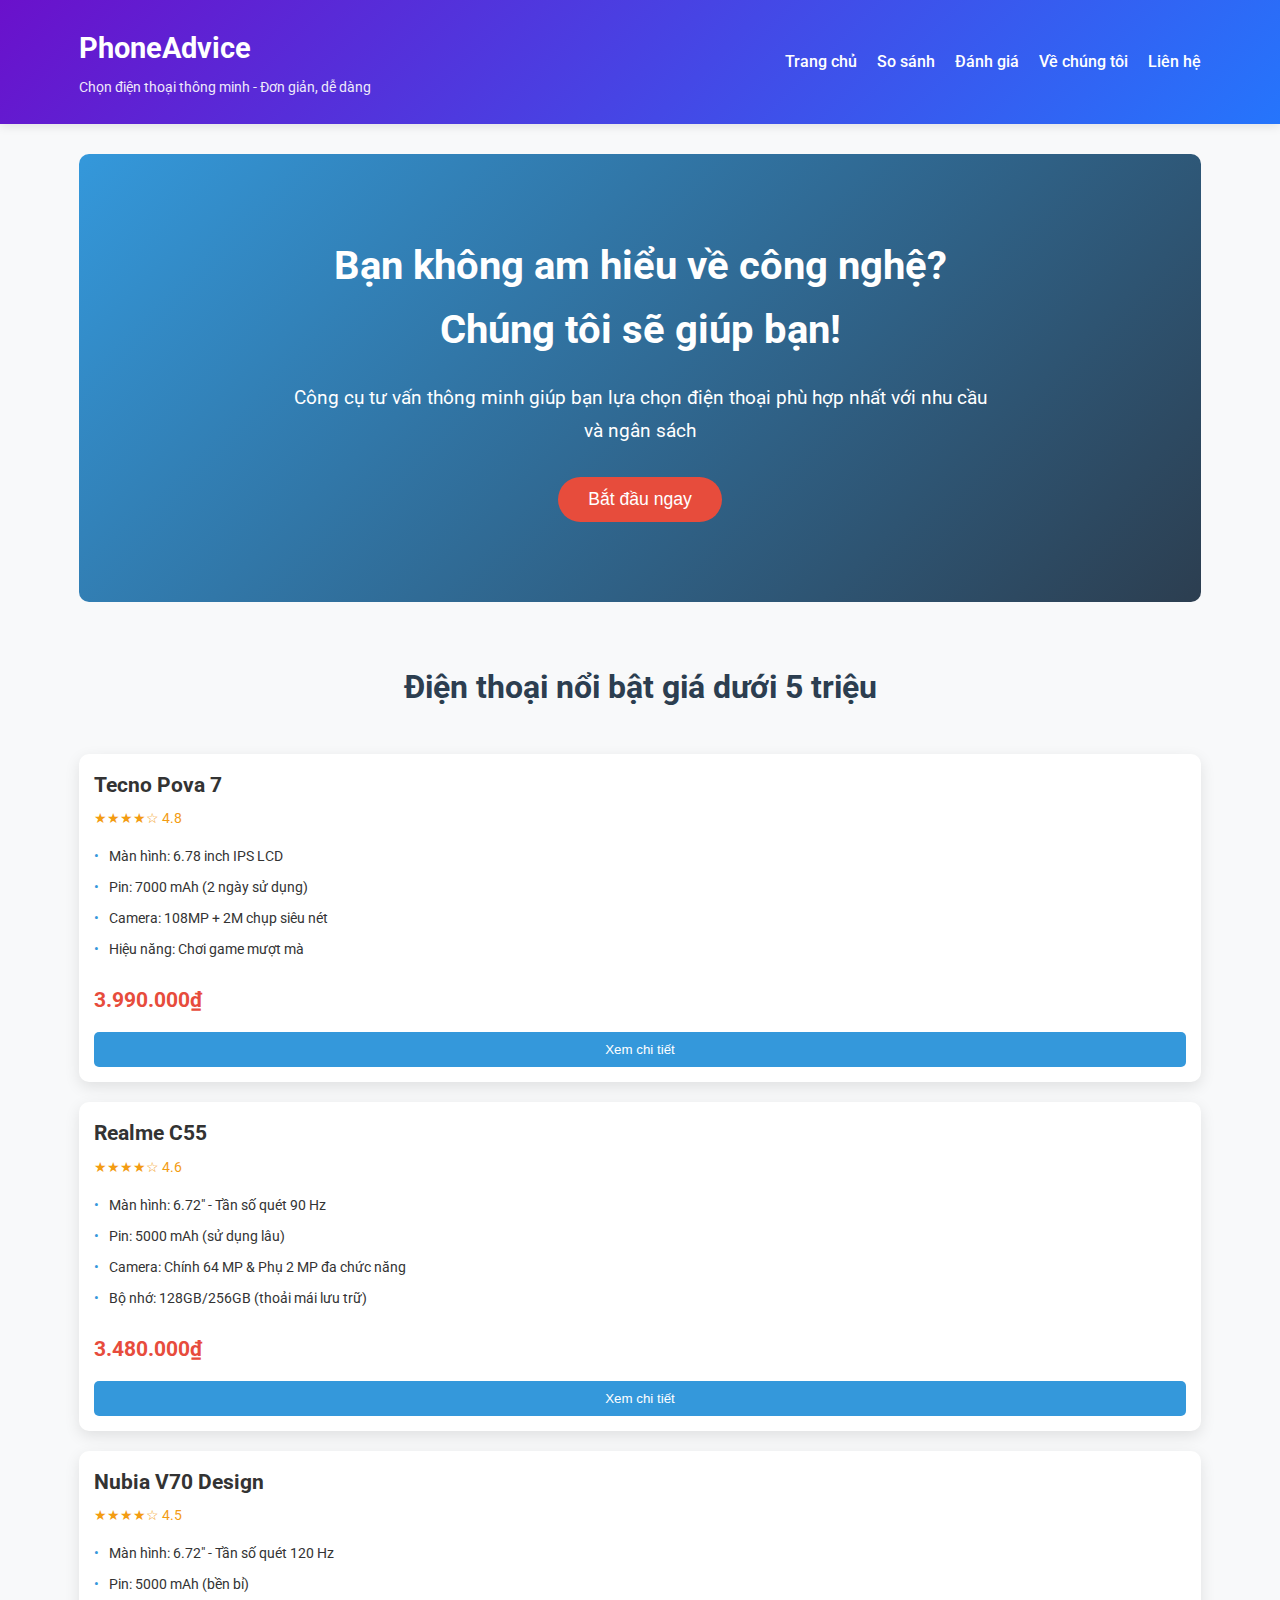
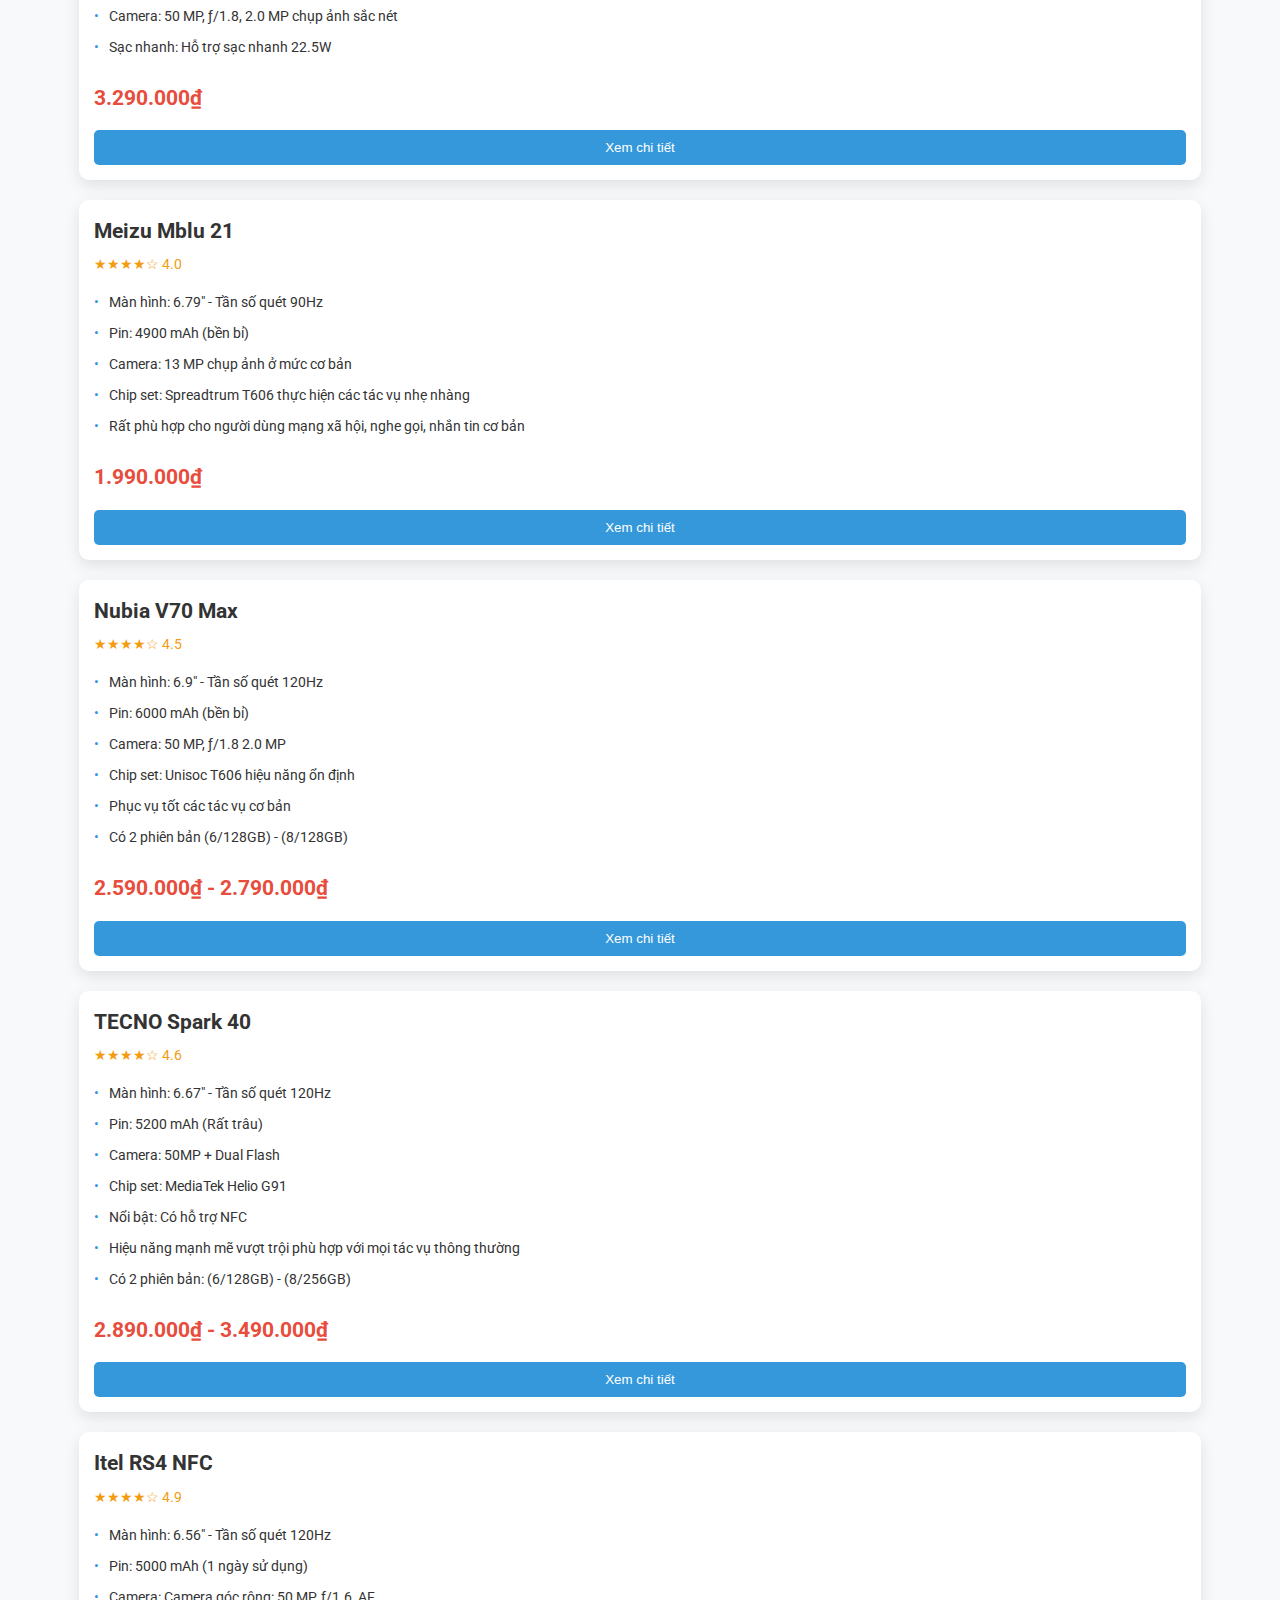
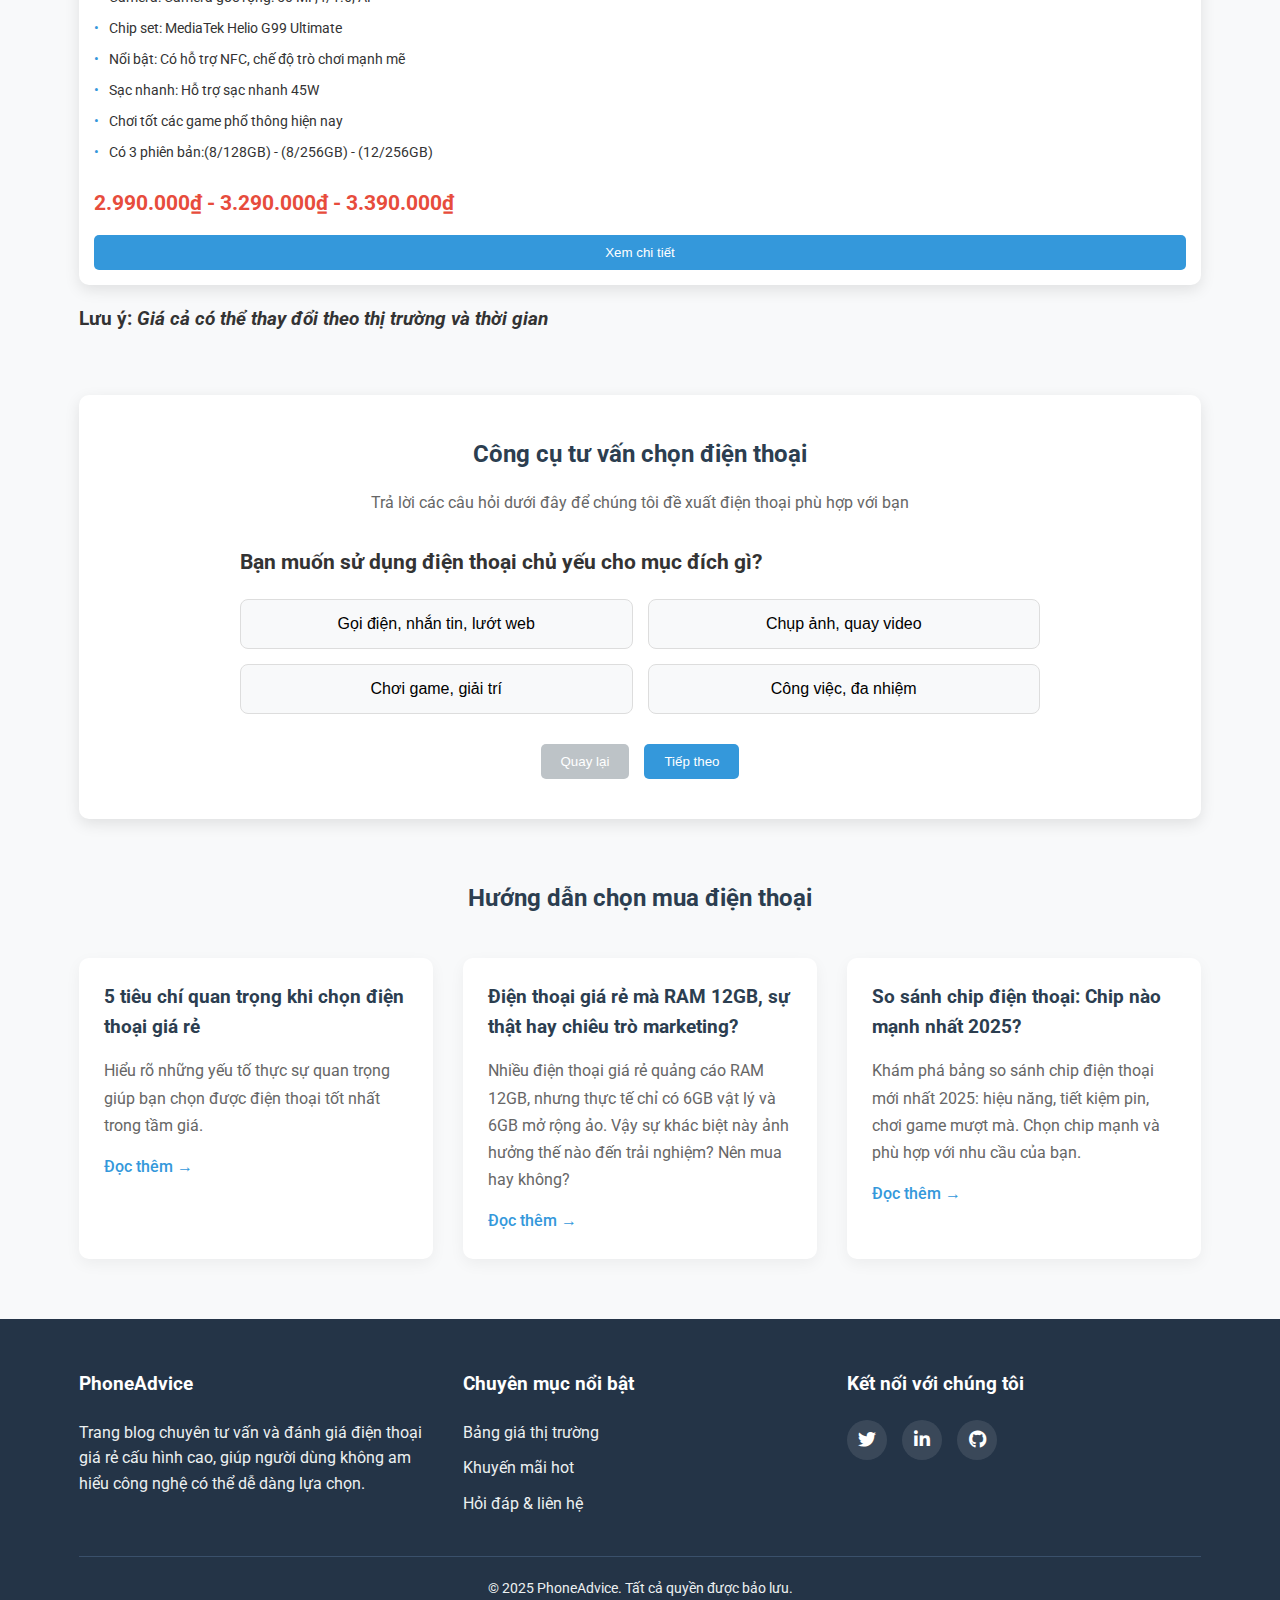
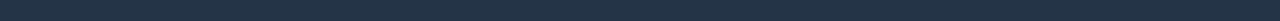
<file: index.html>
<!DOCTYPE html>
<html lang="vi">
<head>
    <meta charset="UTF-8">
    <meta name="viewport" content="width=device-width, initial-scale=1.0">
    <meta name="description" content="Tư vấn điện thoại giá rẻ dưới 5 triệu, cấu hình cao, chơi game mượt như Tecno Pova 7, Realme C55. Làm quiz miễn phí để chọn thiết bị tốt nhất 2025!">
    <meta name="keywords" content="điện thoại giá rẻ, tư vấn điện thoại, Tecno Pova 7, Realme C55, Nubia V70 Design, điện thoại dưới 5 triệu, điện thoại chơi game">
    <meta property="og:title" content="PhoneAdvice - Tìm điện thoại giá rẻ cấu hình cao dưới 5 triệu 2025">
    <meta property="og:description" content="Tư vấn điện thoại giá rẻ dưới 5 triệu, chơi game mượt như Tecno Pova 7, Realme C55. Làm quiz miễn phí để chọn thiết bị tốt nhất 2025!">
    <meta property="og:image" content="https://noirnguyen2007.github.io/PhoneAdvice/images/tecno_pova7.jpg">
    <meta property="og:url" content="https://noirnguyen2007.github.io/PhoneAdvice/index.html">
    <meta name="robots" content="index, follow">
    <title>PhoneAdvice - Tư vấn điện thoại giá rẻ dưới 5 triệu 2025</title>
    <!-- Font Awesome -->
    <link href="https://fonts.googleapis.com/css2?family=Roboto:wght@400;500;700&display=swap" rel="stylesheet">
    <link rel="stylesheet" href="https://cdnjs.cloudflare.com/ajax/libs/font-awesome/6.5.0/css/all.min.css">
    <link rel="stylesheet" href="index.css">
    <link rel="stylesheet" href="../css/global-text.css">
    <link rel="icon" href="favico/favicon.ico" type="image/x-icon"> <!-- cập nhật logo fivaco -->
    <!-- Google tag (gtag.js) -->
    <script async src="https://www.googletagmanager.com/gtag/js?id=G-1YHBVR3V7J"></script>
    <script>
      window.dataLayer = window.dataLayer || [];
      function gtag(){ dataLayer.push(arguments); }
      gtag('js', new Date());
      gtag('config', 'G-1YHBVR3V7J', { 'send_page_view': true });
    </script>
</head>
<body>
    <header>
        <div class="container">
            <div class="logo">
                <h1>PhoneAdvice</h1>
                <p>Chọn điện thoại thông minh - Đơn giản, dễ dàng</p>
            </div>
            <nav>
                <ul>
                    <li><a href="index.html">Trang chủ</a></li>
                    <li><a href="htmls/coming-soon.html">So sánh</a></li>
                    <li><a href="htmls/coming-soon.html">Đánh giá</a></li>
                    <li><a href="htmls/ve-chung-toi.html">Về chúng tôi</a></li>
                    <li><a href="htmls/contact.html">Liên hệ</a></li>
                </ul>
            </nav>
        </div>
    </header>

    <main class="container">
        <section class="hero">
            <h2>Bạn không am hiểu về công nghệ?<br>Chúng tôi sẽ giúp bạn!</h2>
            <p>Công cụ tư vấn thông minh giúp bạn lựa chọn điện thoại phù hợp nhất với nhu cầu và ngân sách</p>
            <button class="cta-button" onclick="scrollToAdvisor()">Bắt đầu ngay</button>
        </section>

        <section class="featured-phones">
            <h2>Điện thoại nổi bật giá dưới 5 triệu</h2>
            <div class="phone-card">
    <h3>Tecno Pova 7</h3>
    <div class="rating">★★★★☆ 4.8</div>
    <ul>
        <li>Màn hình: 6.78 inch IPS LCD</li>
        <li>Pin: 7000 mAh (2 ngày sử dụng)</li>
        <li>Camera: 108MP + 2M chụp siêu nét</li>
        <li>Hiệu năng: Chơi game mượt mà</li>
    </ul>
    <div class="price">3.990.000₫</div>
    <button class="buy-button">Xem chi tiết</button>
</div>



                <div class="phone-card">
                    <h3>Realme C55</h3>
                    <div class="rating">★★★★☆ 4.6</div>
                    <ul>
                        <li>Màn hình: 6.72" - Tần số quét 90 Hz</li>
                        <li>Pin: 5000 mAh (sử dụng lâu)</li>
                        <li>Camera: Chính 64 MP & Phụ 2 MP đa chức năng</li>
                        <li>Bộ nhớ: 128GB/256GB (thoải mái lưu trữ)</li>
                    </ul>
                    <div class="price">3.480.000₫ </div>
                    <button class="buy-button">Xem chi tiết</button>
                </div>
                

                <div class="phone-card">
                    <h3>Nubia V70 Design</h3>
                    <div class="rating">★★★★☆ 4.5</div>
                    <ul>
                        <li>Màn hình: 6.72" - Tần số quét 120 Hz</li>
                        <li>Pin: 5000 mAh (bền bỉ)</li>
                        <li>Camera: 50 MP, ƒ/1.8, 2.0 MP chụp ảnh sắc nét</li>
                        <li>Sạc nhanh: Hỗ trợ sạc nhanh 22.5W</li>
                    </ul>
                    <div class="price">3.290.000₫</div>
                    <button class="buy-button">Xem chi tiết</button>
                </div>
                
                
                <div class="phone-card">
                    <h3>Meizu Mblu 21</h3>
                    <div class="rating">★★★★☆ 4.0</div>
                    <ul>
                        <li>Màn hình: 6.79" - Tần số quét 90Hz</li>
                        <li>Pin: 4900 mAh (bền bỉ)</li>
                        <li>Camera: 13 MP chụp ảnh ở mức cơ bản</li>
                        <li>Chip set: Spreadtrum T606 thực hiện các tác vụ nhẹ nhàng</li>
                        <li>Rất phù hợp cho người dùng mạng xã hội, nghe gọi, nhắn tin cơ bản</li>
                    </ul>
                    <div class="price">1.990.000₫</div>
                    <button class="buy-button">Xem chi tiết</button>
                </div>
                
                
                <div class="phone-card">
                    <h3>Nubia V70 Max</h3>
                    <div class="rating">★★★★☆ 4.5</div>
                    <ul>
                        <li>Màn hình: 6.9" - Tần số quét 120Hz</li>
                        <li>Pin: 6000 mAh (bền bỉ)</li>
                        <li>Camera: 50 MP, ƒ/1.8 2.0 MP</li>
                        <li>Chip set: Unisoc T606 hiệu năng ổn định</li>
                        <li>Phục vụ tốt các tác vụ cơ bản</li>
                        <li>Có 2 phiên bản (6/128GB) - (8/128GB)
                    </ul>
                    <div class="price">2.590.000₫ - 2.790.000₫</div>
                    <button class="buy-button">Xem chi tiết</button>
                </div>
                
                
                <div class="phone-card">
                    <h3>TECNO Spark 40</h3>
                    <div class="rating">★★★★☆ 4.6</div>
                    <ul>
                        <li>Màn hình: 6.67" - Tần số quét 120Hz</li>
                        <li>Pin: 5200 mAh (Rất trâu)</li>
                        <li>Camera: 50MP + Dual Flash</li>
                        <li>Chip set: MediaTek Helio G91</li>
                        <li>Nổi bật: Có hỗ trợ NFC</li>
                        <li>Hiệu năng mạnh mẽ vượt trội phù hợp với mọi tác vụ thông thường</li>
                        <li>Có 2 phiên bản: (6/128GB) - (8/256GB)
                    </ul>
                    <div class="price">2.890.000₫ - 3.490.000₫</div>
                    <button class="buy-button">Xem chi tiết</button>
                </div>
                
                
                <div class="phone-card">
                    <h3>Itel RS4 NFC</h3>
                    <div class="rating">★★★★☆ 4.9</div>
                    <ul>
                        <li>Màn hình: 6.56" - Tần số quét 120Hz</li>
                        <li>Pin: 5000 mAh (1 ngày sử dụng)</li>
                        <li>Camera: Camera góc rộng: 50 MP, f/1.6, AF</li>
                        <li>Chip set: MediaTek Helio G99 Ultimate</li>
                        <li>Nổi bật: Có hỗ trợ NFC, chế độ trò chơi mạnh mẽ</li>
                        <li>Sạc nhanh: Hỗ trợ sạc nhanh 45W</li>
                        <li>Chơi tốt các game phổ thông hiện nay</li>
                        <li>Có 3 phiên bản:(8/128GB) - (8/256GB) - (12/256GB)
                    </ul>
                    <div class="price">2.990.000₫ - 3.290.000₫ - 3.390.000₫</div>
                    <button class="buy-button">Xem chi tiết</button>
                </div>
            </div>
            <h3>Lưu ý: <I>Giá cả có thể thay đổi theo thị trường và thời gian</I></h3>
             
        </section>

        <section id="advisor" class="advisor">
            <h2>Công cụ tư vấn chọn điện thoại</h2>
            <p>Trả lời các câu hỏi dưới đây để chúng tôi đề xuất điện thoại phù hợp với bạn</p>
            
            <div class="quiz-container">
                <div class="question active">
                    <h3>Bạn muốn sử dụng điện thoại chủ yếu cho mục đích gì?</h3>
                    <div class="options">
                        <button data-value="basic">Gọi điện, nhắn tin, lướt web</button>
                        <button data-value="camera">Chụp ảnh, quay video</button>
                        <button data-value="game">Chơi game, giải trí</button>
                        <button data-value="work">Công việc, đa nhiệm</button>
                    </div>
                </div>

                <div class="question">
                    <h3>Bạn quan tâm nhất đến yếu tố nào?</h3>
                    <div class="options">
                        <button data-value="battery">Pin trâu, sử dụng lâu</button>
                        <button data-value="screen">Màn hình đẹp, lớn</button>
                        <button data-value="performance">Mượt mà, không giật lag</button>
                        <button data-value="brand">Thương hiệu uy tín</button>
                    </div>
                </div>

                <div class="question">
                    <h3>Bạn có thường chụp ảnh selfie (tự sướng) không?</h3>
                    <div class="options">
                        <button data-value="often">Rất thường xuyên</button>
                        <button data-value="sometimes">Thỉnh thoảng</button>
                        <button data-value="rarely">Hiếm khi</button>
                        <button data-value="never">Hầu như không bao giờ</button>
                    </div>
                </div>

                <div class="question">
                    <h3>Bạn muốn sử dụng điện thoại trong bao lâu?</h3>
                    <div class="options">
                        <button data-value="1">Khoảng 1 năm</button>
                        <button data-value="2">Khoảng 2 năm</button>
                        <button data-value="3">Khoảng 3 năm</button>
                        <button data-value="long">Càng lâu càng tốt</button>
                    </div>
                </div>

                <div class="question">
                    <h3>Ngân sách của bạn là bao nhiêu?</h3>
                    <div class="options">
                    	<button data-value="2">Dưới 2 triệu</button>
                        <button data-value="3">Từ 2 - 3 triệu</button>
                        <button data-value="5">Từ 3 - 5 triệu</button>
                        <button data-value="7">Từ 5 - 7 triệu</button>
                    </div>
                </div>

                <div class="navigation">
                    <button id="prev-btn" disabled>Quay lại</button>
                    <button id="next-btn">Tiếp theo</button>
                    <button id="submit-btn" style="display: none;">Xem kết quả</button>
                </div>
            </div>

            <div id="result" class="result-container" style="display: none;">
                <h3>Điện thoại phù hợp với bạn</h3>
                <div class="recommendation">
                    <!-- Kết quả sẽ được hiển thị ở đây -->
                </div>
            </div>
        </section>

        <section class="guides">
            <h2>Hướng dẫn chọn mua điện thoại</h2>
            <div class="guide-list">
                <article class="guide-card">
                    <h3>5 tiêu chí quan trọng khi chọn điện thoại giá rẻ</h3>
                    <p>Hiểu rõ những yếu tố thực sự quan trọng giúp bạn chọn được điện thoại tốt nhất trong tầm giá.</p>
                    <a href="htmls/5-tieu-chi.html">Đọc thêm →</a>
                </article>

                <article class="guide-card">
                    <h3>Điện thoại giá rẻ mà RAM 12GB, sự thật hay chiêu trò marketing?</h3>
                    <p>Nhiều điện thoại giá rẻ quảng cáo RAM 12GB, nhưng thực tế chỉ có 6GB vật lý và 6GB mở rộng ảo. Vậy sự khác biệt này ảnh hưởng thế nào đến trải nghiệm? Nên mua hay không?</p>
                    <a href="htmls/ram-that-ao.html">Đọc thêm →</a>
                </article>

                <article class="guide-card">
                    <h3>So sánh chip điện thoại: Chip nào mạnh nhất 2025?</h3>
                    <p>Khám phá bảng so sánh chip điện thoại mới nhất 2025: hiệu năng, tiết kiệm pin, chơi game mượt mà. Chọn chip mạnh và phù hợp với nhu cầu của bạn.</p>
                    <a href="htmls/so-sanh-chip.html">Đọc thêm →</a>
                </article>
            </div>
        </section>
    </main>

    <footer>
        <div class="container">
            <div class="footer-content">
                <div class="footer-section">
                    <h3>PhoneAdvice</h3>
                    <p>Trang blog chuyên tư vấn và đánh giá điện thoại giá rẻ cấu hình cao, giúp người dùng không am hiểu công nghệ có thể dễ dàng lựa chọn.</p>
                </div>
                <div class="footer-section">
                    <h3>Chuyên mục nổi bật</h3>
                    <ul>
                        <li><a href="htmls/coming-soon.html">Bảng giá thị trường</a></li>
                        <li><a href="htmls/coming-soon.html">Khuyến mãi hot</a></li>
                        <li><a href="htmls/contact.html">Hỏi đáp & liên hệ</a></li>
                    </ul>
                </div>
                <div class="footer-section">
                    <h3>Kết nối với chúng tôi</h3>
                    <div class="social-icons">
                        <a href="https://x.com/noir_nguyenn?t=OsfQvOGgyxbbs-aj8yA9kA&s=09"><i class="fab fa-twitter"></i></a>
                        <a href="https://www.linkedin.com/in/trong-nguyen-le-627067384/"><i class="fab fa-linkedin-in"></i></a>    
                        <a href="https://github.com/NoirNguyen2007"><i class="fab fa-github"></i></a>
                    </div>
                </div>
            </div>
            <div class="footer-bottom">
                <p>&copy; 2025 PhoneAdvice. Tất cả quyền được bảo lưu.</p>
            </div>
        </div>
    </footer>

    <script src="scripts/index.js"></script>
</body>
</html>
</file>
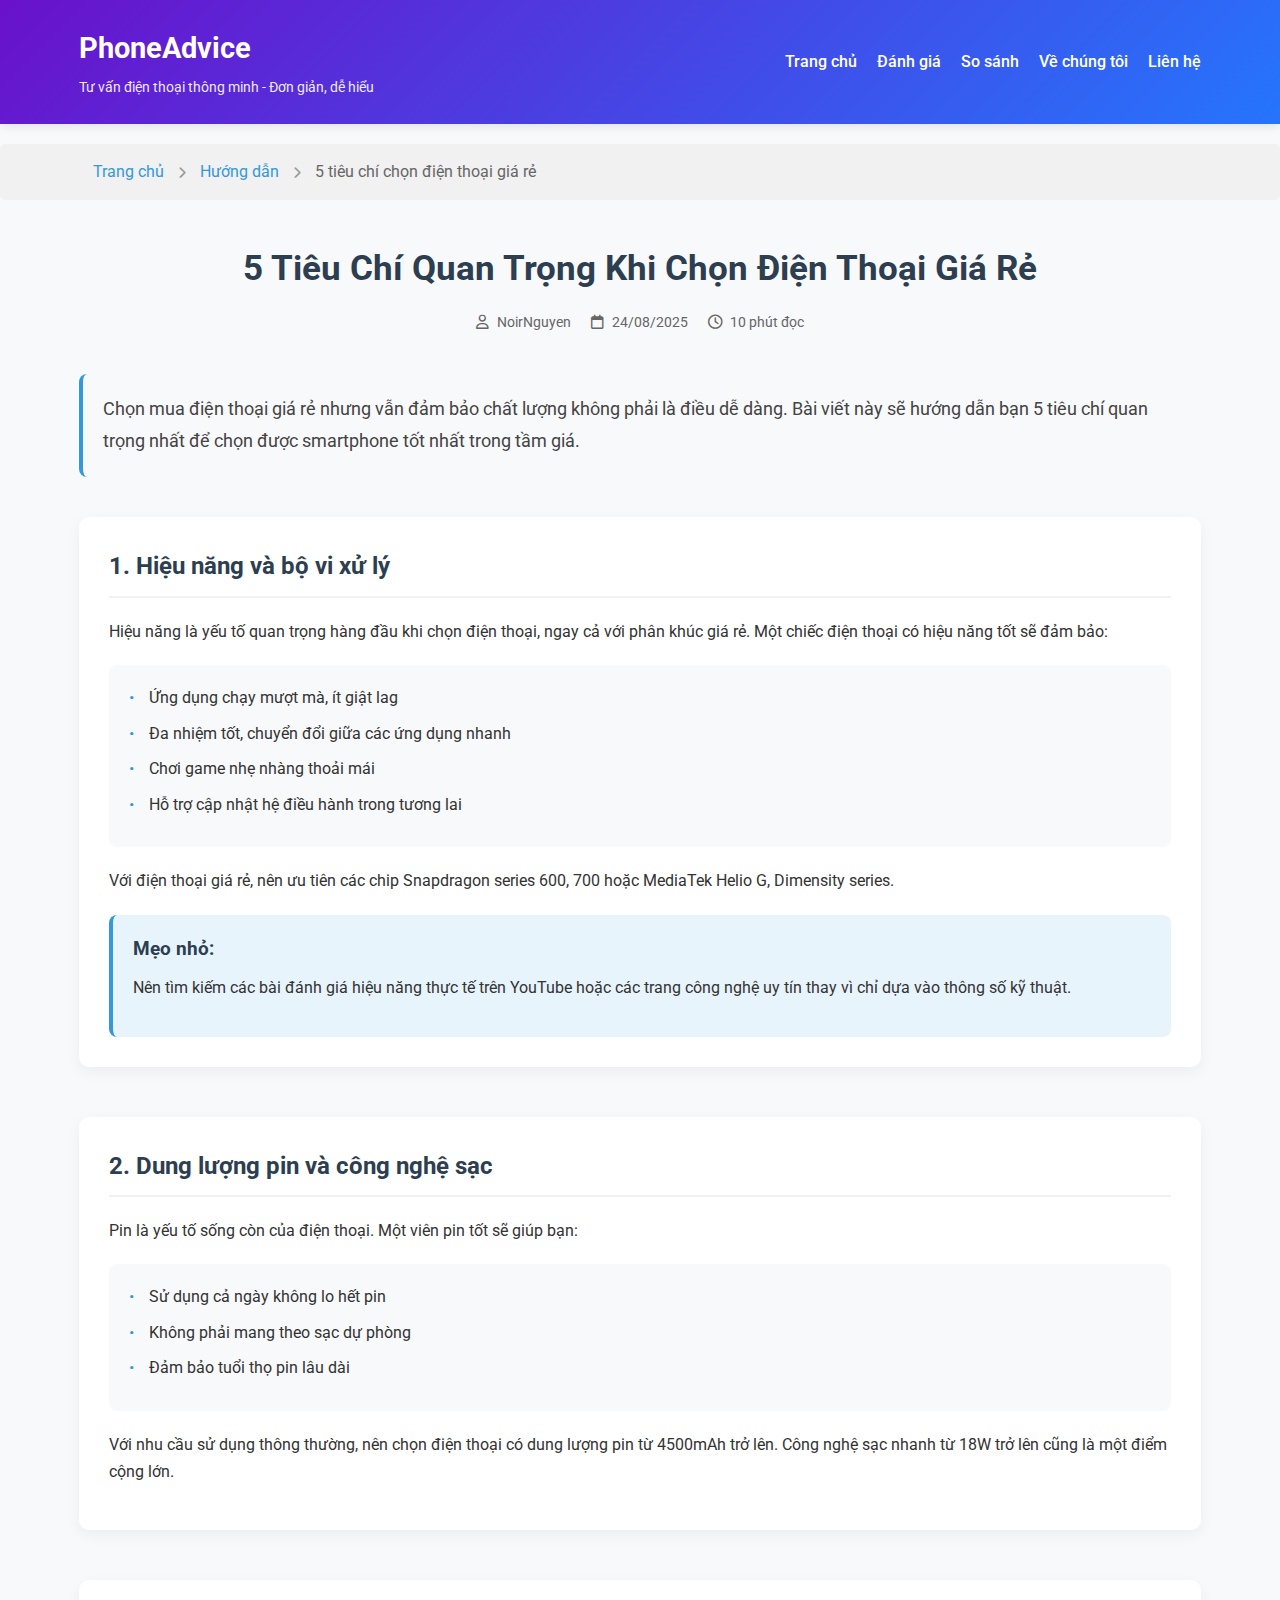
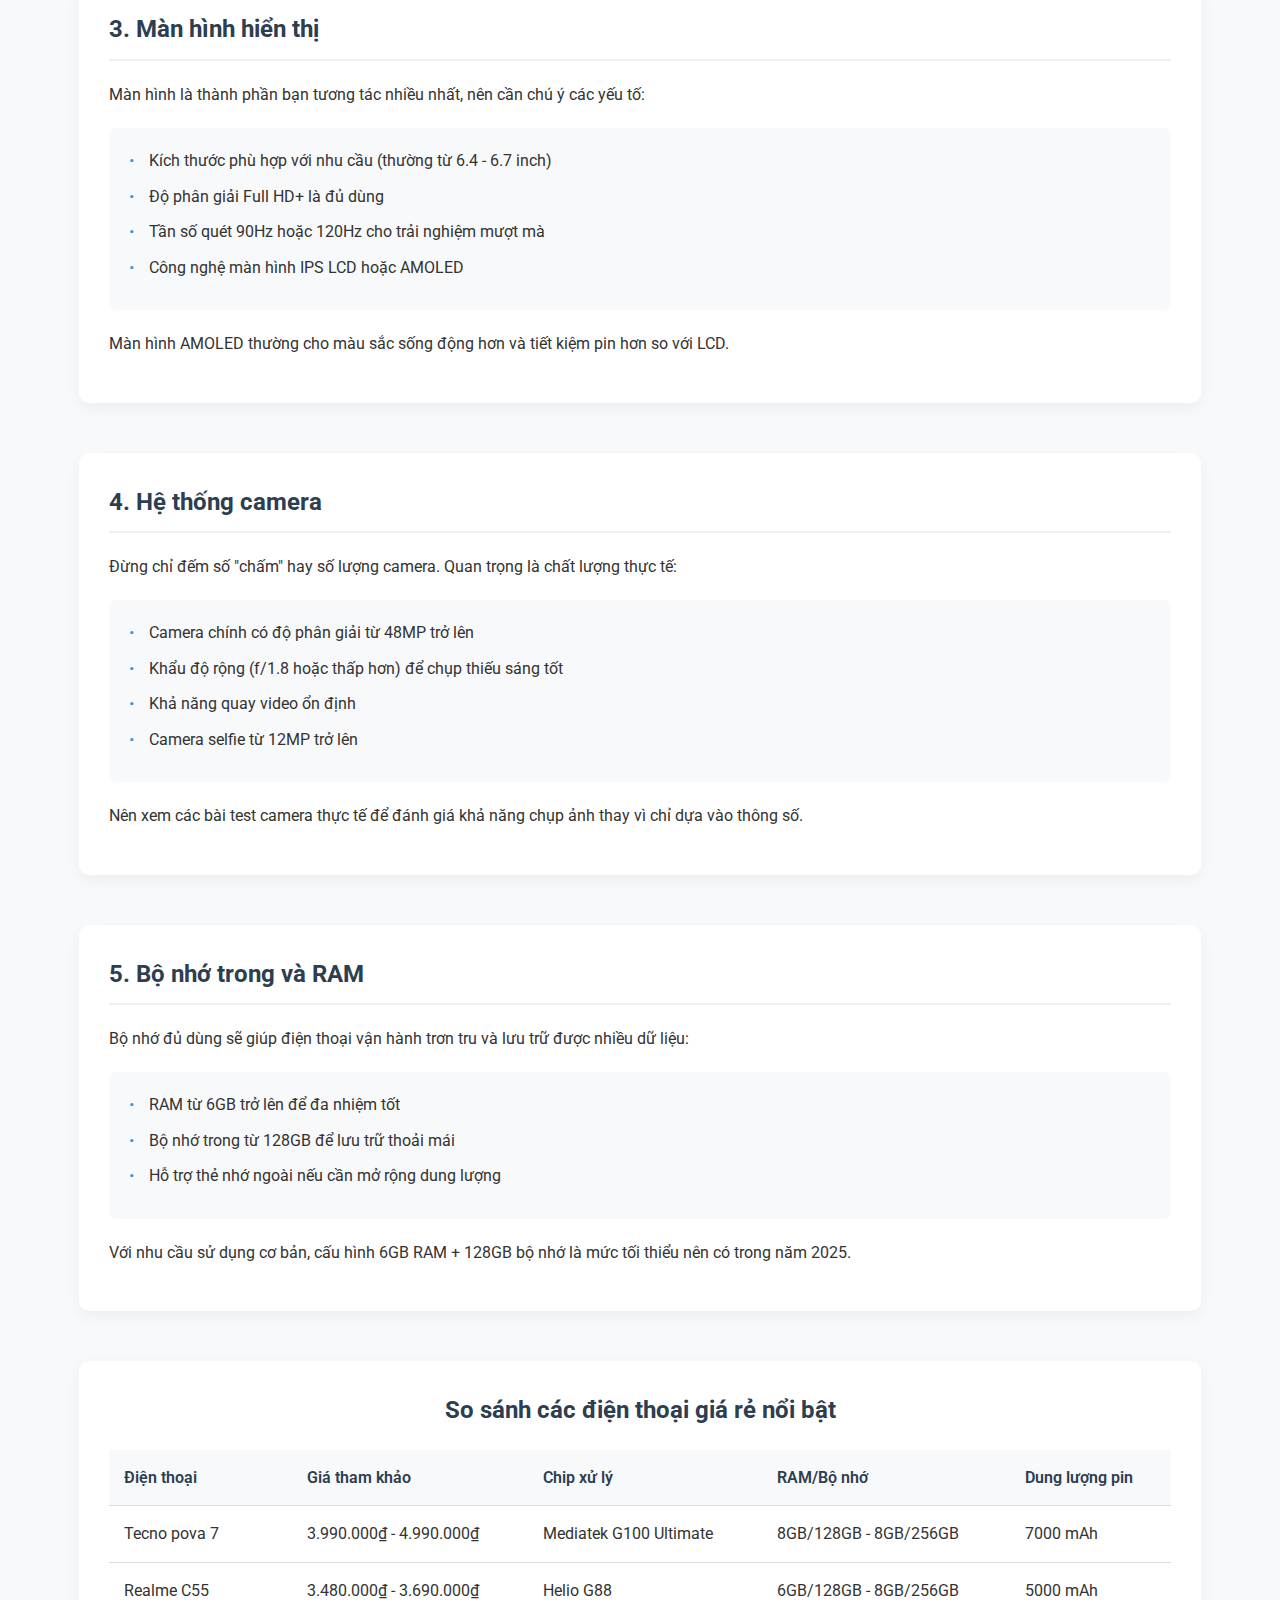
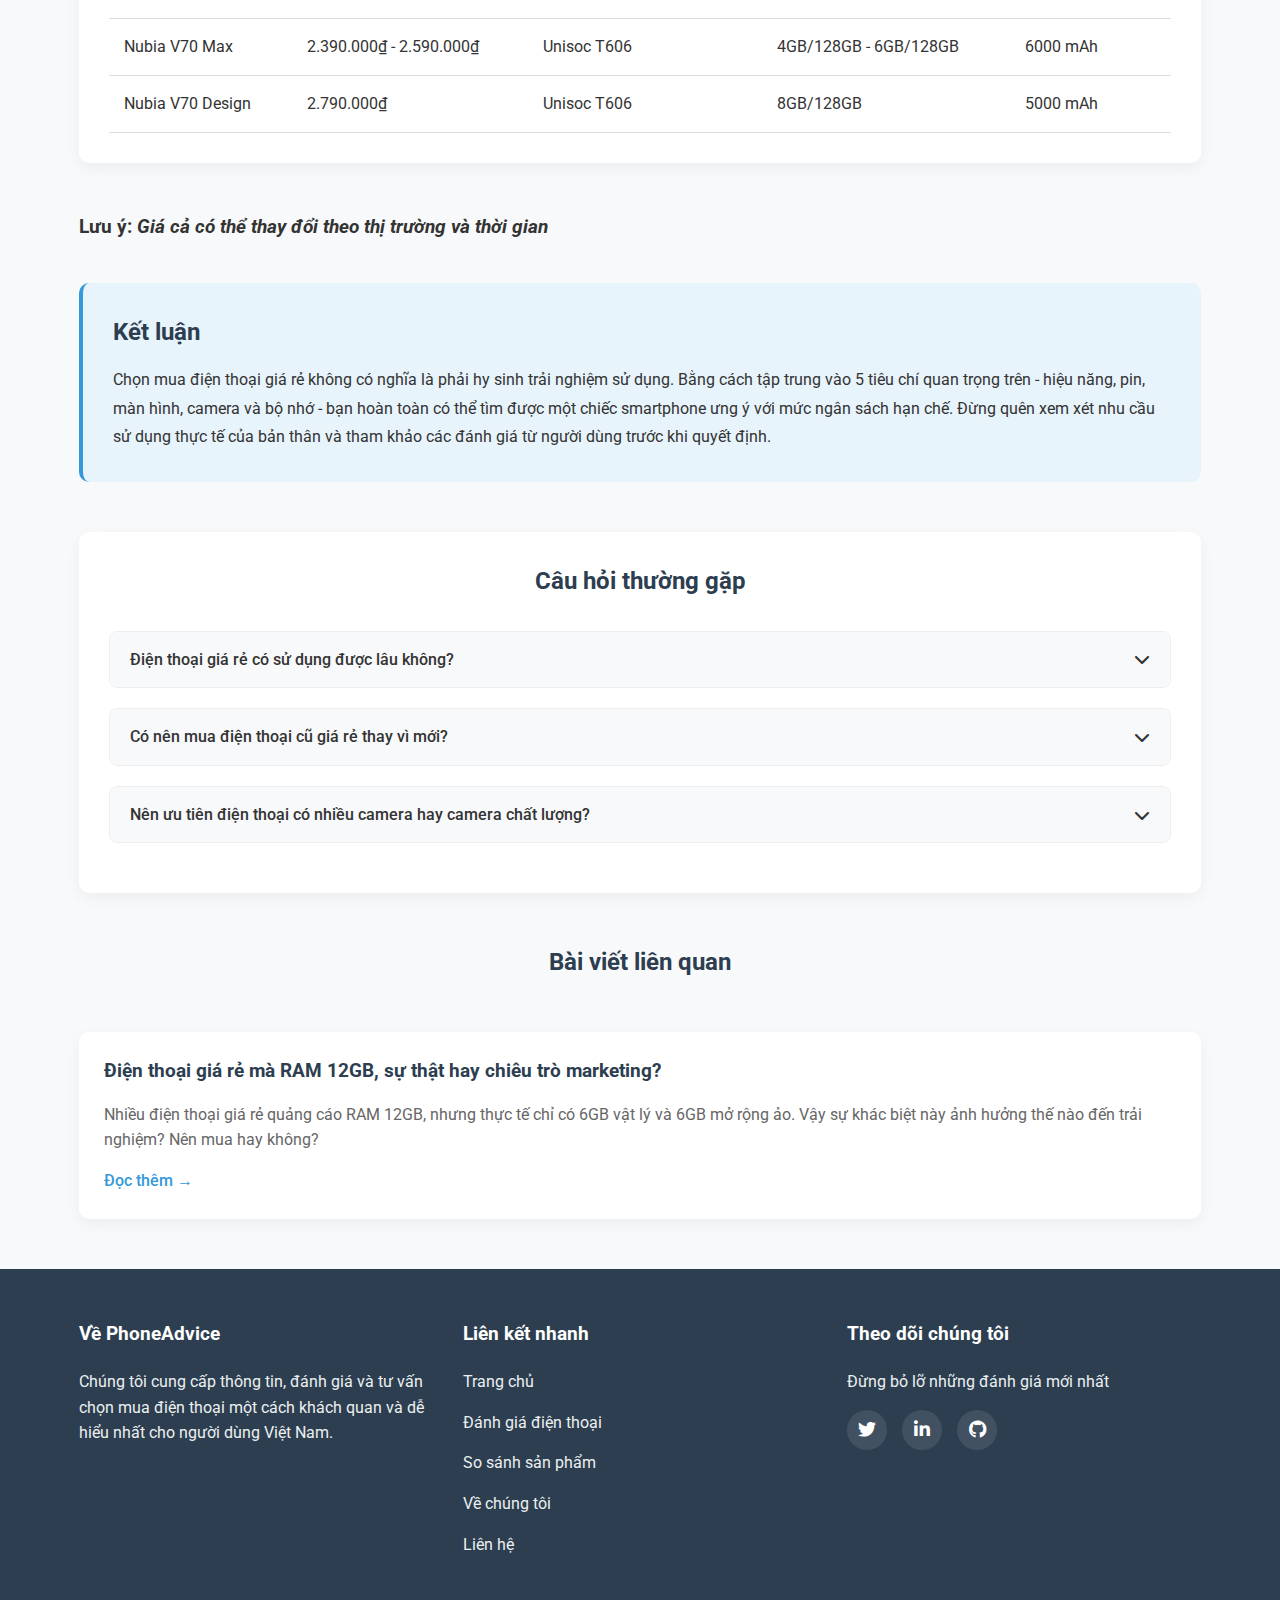
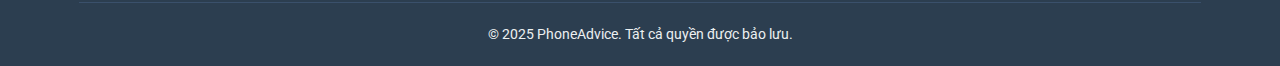
<file: htmls/5-tieu-chi.html>
<!DOCTYPE html>
<html lang="vi">
<head>
    <meta charset="UTF-8">
    <meta name="viewport" content="width=device-width, initial-scale=1.0">
    <meta name="description" content="5 tiêu chí quan trọng khi chọn mua điện thoại giá rẻ cấu hình cao. Hướng dẫn chi tiết giúp người dùng không chuyên dễ dàng lựa chọn smartphone phù hợp.">
    <meta name="keywords" content="điện thoại giá rẻ, chọn điện thoại, tiêu chí mua điện thoại, smartphone giá rẻ, cấu hình điện thoại">
    <meta name="author" content="PhoneAdvice">
    <title>5 Tiêu Chí Quan Trọng Khi Chọn Điện Thoại Giá Rẻ | PhoneAdvice</title>
    <link href="https://fonts.googleapis.com/css2?family=Roboto:wght@400;500;700&display=swap" rel="stylesheet">
    <link rel="stylesheet" href="https://cdnjs.cloudflare.com/ajax/libs/font-awesome/6.4.0/css/all.min.css">
    <link rel="stylesheet" href="../css/5-tieu-chi.css">
    <!-- Google tag (gtag.js) -->
<script async src="https://www.googletagmanager.com/gtag/js?id=G-1YHBVR3V7J"></script>
<script>
  window.dataLayer = window.dataLayer || [];
  function gtag(){ dataLayer.push(arguments); }
  gtag('js', new Date());

  // Measurement ID của bạn
  gtag('config', 'G-1YHBVR3V7J', { 'send_page_view': true });
</script>
</head>
<body>
    <!-- Header ( Phần mở đầu ) -->
    <header>
        <div class="container">
            <div class="logo">
                <h1>PhoneAdvice</h1>
                <p>Tư vấn điện thoại thông minh - Đơn giản, dễ hiểu</p>
            </div>
            <nav>
                <ul>
                    <li><a href="../index.html">Trang chủ</a></li>
                    <li><a href="coming-soon.html">Đánh giá</a></li>
                    <li><a href="coming-soon.html">So sánh</a></li>
                    <li><a href="ve-chung-toi.html">Về chúng tôi</a></li>
                    <li><a href="contact.html">Liên hệ</a></li>
                </ul>
            </nav>
        </div>
    </header>

    <!-- Breadcrumb ( Dây mỳ vụn ) -->
    <div class="breadcrumb">
        <div class="container">
            <a href="../index.html">Trang chủ</a>
            <i class="fas fa-chevron-right"></i>
            <a href="#">Hướng dẫn</a>
            <i class="fas fa-chevron-right"></i>
            <span>5 tiêu chí chọn điện thoại giá rẻ</span>
        </div>
    </div>

    <!-- Main content ( Nội dung chính ) -->
    <main class="container">
        <article>
            <div class="article-header">
                <h1>5 Tiêu Chí Quan Trọng Khi Chọn Điện Thoại Giá Rẻ</h1>
                <div class="meta">
                    <span><i class="far fa-user"></i> NoirNguyen</span>
                    <span><i class="far fa-calendar"></i> 24/08/2025</span>
                    <span><i class="far fa-clock"></i> 10 phút đọc</span>
                </div>
            </div>
            <p class="intro">Chọn mua điện thoại giá rẻ nhưng vẫn đảm bảo chất lượng không phải là điều dễ dàng. Bài viết này sẽ hướng dẫn bạn 5 tiêu chí quan trọng nhất để chọn được smartphone tốt nhất trong tầm giá.</p>

            <section class="criteria">
                <h2>1. Hiệu năng và bộ vi xử lý</h2>
                <div class="criteria-content">
                    <div class="criteria-text">
                        <p>Hiệu năng là yếu tố quan trọng hàng đầu khi chọn điện thoại, ngay cả với phân khúc giá rẻ. Một chiếc điện thoại có hiệu năng tốt sẽ đảm bảo:</p>
                        <div class="criteria-list">
                            <ul>
                                <li>Ứng dụng chạy mượt mà, ít giật lag</li>
                                <li>Đa nhiệm tốt, chuyển đổi giữa các ứng dụng nhanh</li>
                                <li>Chơi game nhẹ nhàng thoải mái</li>
                                <li>Hỗ trợ cập nhật hệ điều hành trong tương lai</li>
                            </ul>
                        </div>
                        <p>Với điện thoại giá rẻ, nên ưu tiên các chip Snapdragon series 600, 700 hoặc MediaTek Helio G, Dimensity series.</p>
                  
                <div class="tips">
                    <h3>Mẹo nhỏ:</h3>
                    <p>Nên tìm kiếm các bài đánh giá hiệu năng thực tế trên YouTube hoặc các trang công nghệ uy tín thay vì chỉ dựa vào thông số kỹ thuật.</p>
            </section>

            <section class="criteria">
                <h2>2. Dung lượng pin và công nghệ sạc</h2>
                <div class="criteria-content">
                    <div class="criteria-text">
                        <p>Pin là yếu tố sống còn của điện thoại. Một viên pin tốt sẽ giúp bạn:</p>
                        <div class="criteria-list">
                            <ul>
                                <li>Sử dụng cả ngày không lo hết pin</li>
                                <li>Không phải mang theo sạc dự phòng</li>
                                <li>Đảm bảo tuổi thọ pin lâu dài</li>
                            </ul>
                        </div>
                        <p>Với nhu cầu sử dụng thông thường, nên chọn điện thoại có dung lượng pin từ 4500mAh trở lên. Công nghệ sạc nhanh từ 18W trở lên cũng là một điểm cộng lớn.</p>               
            </section>

            <section class="criteria">
                <h2>3. Màn hình hiển thị</h2>
                <div class="criteria-content">
                    <div class="criteria-text">
                        <p>Màn hình là thành phần bạn tương tác nhiều nhất, nên cần chú ý các yếu tố:</p>
                        <div class="criteria-list">
                            <ul>
                                <li>Kích thước phù hợp với nhu cầu (thường từ 6.4 - 6.7 inch)</li>
                                <li>Độ phân giải Full HD+ là đủ dùng</li>
                                <li>Tần số quét 90Hz hoặc 120Hz cho trải nghiệm mượt mà</li>
                                <li>Công nghệ màn hình IPS LCD hoặc AMOLED</li>
                            </ul>
                        </div>
                        <p>Màn hình AMOLED thường cho màu sắc sống động hơn và tiết kiệm pin hơn so với LCD.</p>
            </section>

            <section class="criteria">
                <h2>4. Hệ thống camera</h2>
                <div class="criteria-content">
                    <div class="criteria-text">
                        <p>Đừng chỉ đếm số "chấm" hay số lượng camera. Quan trọng là chất lượng thực tế:</p>
                        <div class="criteria-list">
                            <ul>
                                <li>Camera chính có độ phân giải từ 48MP trở lên</li>
                                <li>Khẩu độ rộng (f/1.8 hoặc thấp hơn) để chụp thiếu sáng tốt</li>
                                <li>Khả năng quay video ổn định</li>
                                <li>Camera selfie từ 12MP trở lên</li>
                            </ul>
                        </div>
                        <p>Nên xem các bài test camera thực tế để đánh giá khả năng chụp ảnh thay vì chỉ dựa vào thông số.</p>
            </section>

            <section class="criteria">
                <h2>5. Bộ nhớ trong và RAM</h2>
                <div class="criteria-content">
                    <div class="criteria-text">
                        <p>Bộ nhớ đủ dùng sẽ giúp điện thoại vận hành trơn tru và lưu trữ được nhiều dữ liệu:</p>
                        <div class="criteria-list">
                            <ul>
                                <li>RAM từ 6GB trở lên để đa nhiệm tốt</li>
                                <li>Bộ nhớ trong từ 128GB để lưu trữ thoải mái</li>
                                <li>Hỗ trợ thẻ nhớ ngoài nếu cần mở rộng dung lượng</li>
                            </ul>
                        </div>
                        <p>Với nhu cầu sử dụng cơ bản, cấu hình 6GB RAM + 128GB bộ nhớ là mức tối thiểu nên có trong năm 2025.</p>
            </section>

            <div class="comparison">
                <h2>So sánh các điện thoại giá rẻ nổi bật</h2>
                <table>
                    <thead>
                        <tr>
                            <th>Điện thoại</th>
                            <th>Giá tham khảo</th>
                            <th>Chip xử lý</th>
                            <th>RAM/Bộ nhớ</th>
                            <th>Dung lượng pin</th>
                        </tr>
                    </thead>
                    <tbody>
                        <tr>
                            <td>Tecno pova 7</td>
                            <td>3.990.000₫ - 4.990.000₫</td>
                            <td>Mediatek G100 Ultimate</td>
                            <td>8GB/128GB - 8GB/256GB</td>
                            <td>7000 mAh</td>
                        </tr>
                        <tr>
                            <td>Realme C55</td>
                            <td>3.480.000₫ - 3.690.000₫</td>
                            <td>Helio G88</td>
                            <td>6GB/128GB - 8GB/256GB</td>
                            <td>5000 mAh</td>
                        </tr>
                        <tr>
                            <td>Nubia V70 Max</td>
                            <td>2.390.000₫ - 2.590.000₫</td>
                            <td>Unisoc T606</td>
                            <td>4GB/128GB - 6GB/128GB</td>
                            <td>6000 mAh</td>
                        </tr>
                        <tr>
                            <td>Nubia V70 Design</td>
                            <td>2.790.000₫</td>
                            <td>Unisoc T606</td>
                            <td>8GB/128GB</td>
                            <td>5000 mAh</td>
                        </tr>
                    </tbody>
                </table>
            </div>
            <h3>Lưu ý: <I>Giá cả có thể thay đổi theo thị trường và thời gian</I></h3>

            <div class="conclusion">
                <h2>Kết luận</h2>
                <p>Chọn mua điện thoại giá rẻ không có nghĩa là phải hy sinh trải nghiệm sử dụng. Bằng cách tập trung vào 5 tiêu chí quan trọng trên - hiệu năng, pin, màn hình, camera và bộ nhớ - bạn hoàn toàn có thể tìm được một chiếc smartphone ưng ý với mức ngân sách hạn chế. Đừng quên xem xét nhu cầu sử dụng thực tế của bản thân và tham khảo các đánh giá từ người dùng trước khi quyết định.</p>
            </div>
        </article>       
        <!-- FAQ ( Câu hỏi  ) -->
        <section class="faq">
            <h2>Câu hỏi thường gặp</h2>
            <div class="faq-item">
                <div class="faq-question">
                    <span>Điện thoại giá rẻ có sử dụng được lâu không?</span>
                    <i class="fas fa-chevron-down"></i>
                </div>
                <div class="faq-answer">
                    <p>Với sự phát triển của công nghệ, các điện thoại giá rẻ ngày nay có tuổi thọ khá tốt, thường có thể sử dụng từ 2-3 năm nếu được bảo quản tốt. Quan trọng là chọn những thương hiệu uy tín và có chính sách hỗ trợ phần mềm lâu dài.</p>
                </div>
            </div>
            <div class="faq-item">
                <div class="faq-question">
                    <span>Có nên mua điện thoại cũ giá rẻ thay vì mới?</span>
                    <i class="fas fa-chevron-down"></i>
                </div>
                <div class="faq-answer">
                    <p>Điện thoại cũ có thể là lựa chọn tiết kiệm nếu bạn biết cách chọn lựa kỹ lưỡng. Tuy nhiên, với phân khúc giá rẻ, điện thoại mới thường có ưu điểm về bảo hành, tình trạng pin và cập nhật phần mềm so với hàng cũ.</p>
                </div>
            </div>
            <div class="faq-item">
                <div class="faq-question">
                    <span>Nên ưu tiên điện thoại có nhiều camera hay camera chất lượng?</span>
                    <i class="fas fa-chevron-down"></i>
                </div>
                <div class="faq-answer">
                    <p>Chất lượng quan trọng hơn số lượng. Nhiều điện thoại giá rẻ trang bị 3-4 camera nhưng chỉ có 1-2 camera thực sự hoạt động, các camera còn lại chỉ mang tính trang trí. Nên ưu tiên điện thoại có camera chính chất lượng tốt thay vì nhiều camera nhưng kém chất lượng.</p>
                </div>
            </div>
        </section>
        
        <!-- Related articles ( Bài viết liên quan ) -->
        <section class="guide-list">  <!--  ( Đã chỉnh sửa  ) -->
            <h2>Bài viết liên quan</h2>
            <div class="guide-list">
                <article class="guide-card">
                    <h3>Điện thoại giá rẻ mà RAM 12GB, sự thật hay chiêu trò marketing?</h3>
                    <p>Nhiều điện thoại giá rẻ quảng cáo RAM 12GB, nhưng thực tế chỉ có 6GB vật lý và 6GB mở rộng ảo. Vậy sự khác biệt này ảnh hưởng thế nào đến trải nghiệm? Nên mua hay không?</p>
                    <a href="ram-that-ao.html">Đọc thêm →</a>
                </article>
        </section>
    </main>

    <!-- Footer ( phần kết thúc ) -->
    <footer>
        <div class="container">
            <div class="footer-content">
                <div class="footer-section">
                    <h3>Về PhoneAdvice</h3>
                    <p>Chúng tôi cung cấp thông tin, đánh giá và tư vấn chọn mua điện thoại một cách khách quan và dễ hiểu nhất cho người dùng Việt Nam.</p>
                </div>
                <div class="footer-section">
                    <h3>Liên kết nhanh</h3>
                    <a href="../index.html">Trang chủ</a>
                    <a href="coming-soon.html">Đánh giá điện thoại</a>
                    <a href="coming-soon.html">So sánh sản phẩm</a>
                    <a href="ve-chung-toi.html">Về chúng tôi</a>
                    <a href="contact.html">Liên hệ</a>
                </div>
                <div class="footer-section">
                    <h3>Theo dõi chúng tôi</h3>
                    <p>Đừng bỏ lỡ những đánh giá mới nhất</p>
                    <div class="social-icons">
                        <a href="https://x.com/noir_nguyenn?t=OsfQvOGgyxbbs-aj8yA9kA&s=09"><i class="fab fa-twitter"></i></a>
                        <a href="https://www.linkedin.com/in/trong-nguyen-le-627067384/"><i class="fab fa-linkedin-in"></i></a>
                        <a href="https://github.com/NoirNguyen2007"><i class="fab fa-github"></i></a>
                    </div>
                </div>
            </div>
            <div class="footer-bottom">
                <p>&copy; 2025 PhoneAdvice. Tất cả quyền được bảo lưu.</p>
            </div>
        </div>
    </footer>

    <script>
        // FAQ toggle ( bật tắt javascript )
        document.querySelectorAll('.faq-question').forEach(question => {
            question.addEventListener('click', () => {
                const item = question.parentElement;
                item.classList.toggle('faq-active');
            });
        });
    </script>
</body>
</html>
</file>
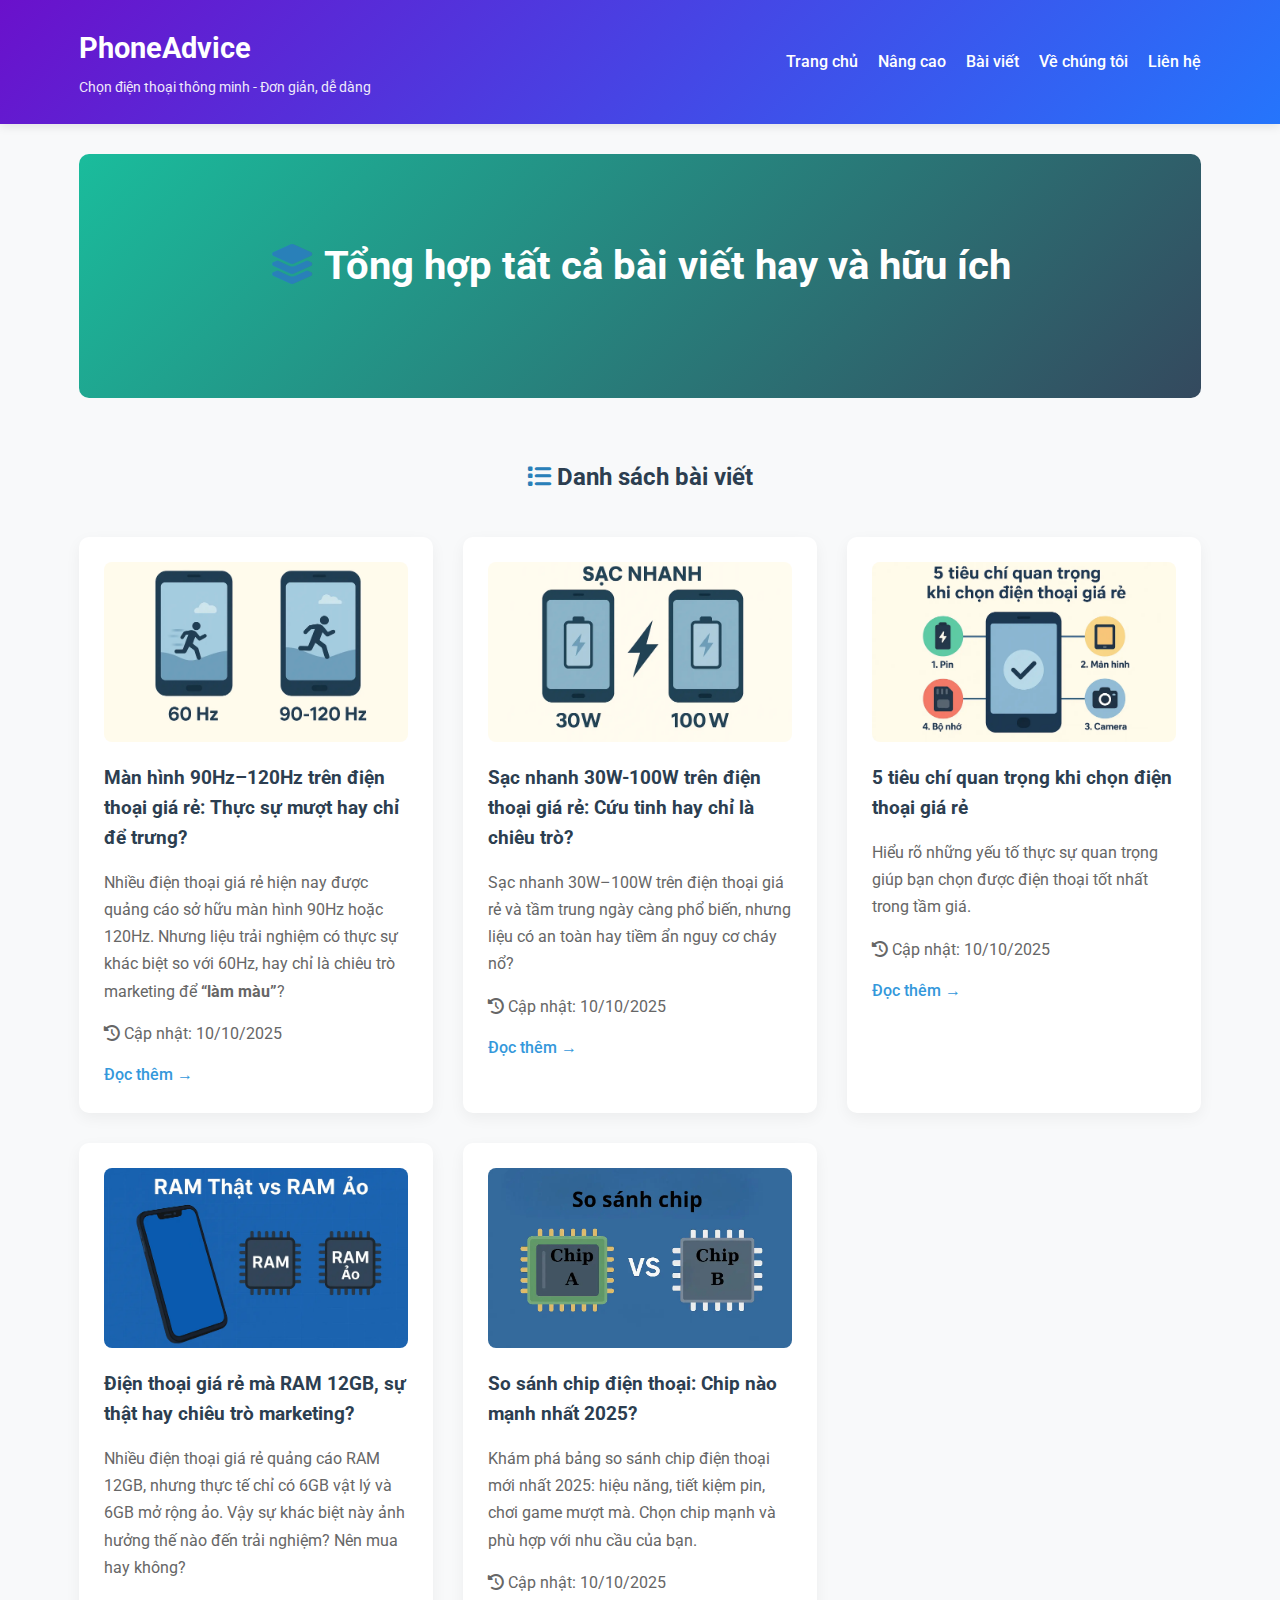
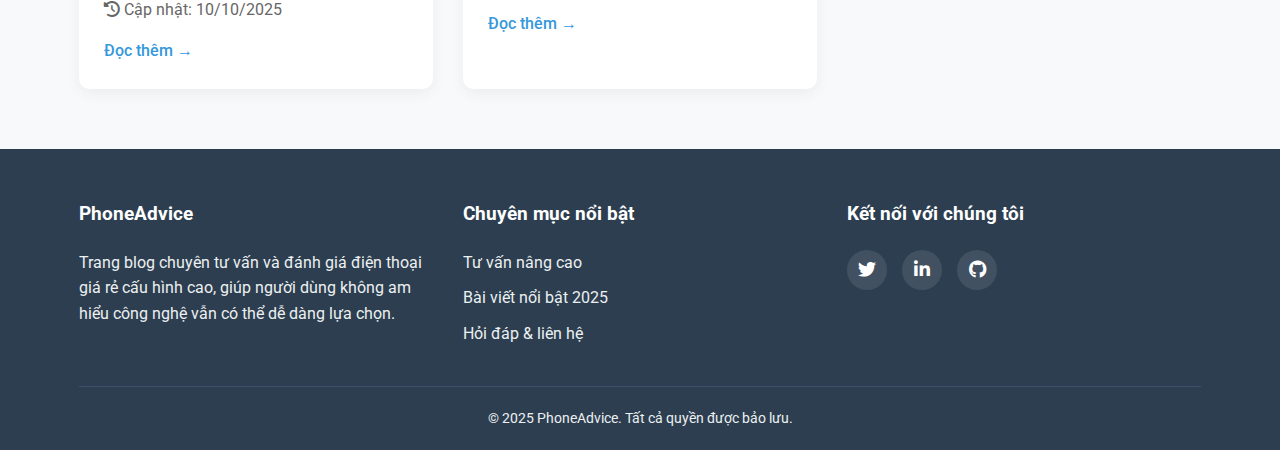
<file: htmls/bai-viet.html>
<!DOCTYPE html>
<html lang="vi">
<head>
    <meta charset="UTF-8">
    <meta name="viewport" content="width=device-width, initial-scale=1.0">
    <meta name="description" content="Tổng hợp bài viết tư vấn điện thoại giá rẻ dưới 5 triệu 2025: So sánh chip mạnh nhất, màn hình 90Hz-120Hz, sạc nhanh 30W-100W, RAM thật ảo, và 5 tiêu chí chọn điện thoại tốt nhất.">
    <meta name="keywords" content="bài viết điện thoại giá rẻ, tư vấn điện thoại dưới 5 triệu, so sánh chip điện thoại 2025, màn hình 120Hz điện thoại rẻ, sạc nhanh điện thoại giá rẻ, RAM mở rộng điện thoại, tiêu chí chọn điện thoại">
    <meta name="robots" content="index, follow">
    <title>PhoneAdvice - Danh sách bài viết tư vấn điện thoại giá rẻ 2025</title>
    
    <!-- Open Graph -->
    <meta property="og:title" content="PhoneAdvice - Danh sách bài viết tư vấn điện thoại giá rẻ 2025">
    <meta property="og:description" content="Khám phá các bài viết hữu ích về điện thoại giá rẻ cấu hình cao: So sánh chip, màn hình mượt, sạc nhanh an toàn, RAM thật ảo, và tiêu chí chọn mua điện thoại dưới 5 triệu năm 2025.">
    <meta property="og:type" content="website">
    <meta property="og:url" content="https://noirnguyen2007.github.io/PhoneAdvice/htmls/bai-viet.html">
    <meta property="og:image" content="https://noirnguyen2007.github.io/PhoneAdvice/images/PhoneAdvice.webp">
    <meta property="og:image:width" content="1200">
    <meta property="og:image:height" content="630">
    <meta property="og:site_name" content="PhoneAdvice">
    <meta property="og:locale" content="vi_VN">
    
    <!-- Twitter -->
    <meta name="twitter:card" content="summary_large_image">
    <meta name="twitter:title" content="PhoneAdvice - Danh sách bài viết tư vấn điện thoại giá rẻ 2025">
    <meta name="twitter:description" content="Khám phá các bài viết hữu ích về điện thoại giá rẻ cấu hình cao: So sánh chip, màn hình mượt, sạc nhanh an toàn, RAM thật ảo, và tiêu chí chọn mua điện thoại dưới 5 triệu năm 2025.">
    <meta name="twitter:image" content="https://noirnguyen2007.github.io/PhoneAdvice/images/PhoneAdvice.webp">
    
    <!-- Font & Link -->
    <link href="https://fonts.googleapis.com/css2?family=Roboto:wght@400;500;700&display=swap" rel="stylesheet">
    <link rel="stylesheet" href="https://cdnjs.cloudflare.com/ajax/libs/font-awesome/6.5.0/css/all.min.css">
    <link rel="stylesheet" href="../css/bai-viet.css">
    <link rel="stylesheet" href="../css/global-text.css">
    <link rel="icon" href="favicon/favicon.ico" type="image/x-icon">
    
    <!-- Google tag (gtag.js) -->
    <script async src="https://www.googletagmanager.com/gtag/js?id=G-1YHBVR3V7J"></script>
    <script>
      window.dataLayer = window.dataLayer || [];
      function gtag(){ dataLayer.push(arguments); }
      gtag('js', new Date());
      gtag('config', 'G-1YHBVR3V7J', { 'send_page_view': true });
    </script>
    
    <script type="application/ld+json">
{
  "@context": "https://schema.org",
  "@type": "CollectionPage",
  "name": "Danh sách bài viết tư vấn điện thoại giá rẻ 2025",
  "description": "Tổng hợp các bài viết hay về điện thoại giá rẻ, chip mạnh, màn hình mượt, sạc nhanh, RAM ảo và tiêu chí chọn máy tốt nhất năm 2025.",
  "url": "https://noirnguyen2007.github.io/PhoneAdvice/htmls/bai-viet.html",
  "inLanguage": "vi-VN",
  "datePublished": "2025-09-24T00:00:00+07:00",
  "dateModified": "2025-10-10T00:00:00+07:00",
  "publisher": {
    "@type": "Organization",
    "name": "PhoneAdvice",
    "logo": {
      "@type": "ImageObject",
      "url": "https://noirnguyen2007.github.io/PhoneAdvice/images/logo.webp",
      "width": 512,
      "height": 512
    }
  },
  "image": {
    "@type": "ImageObject",
    "url": "https://noirnguyen2007.github.io/PhoneAdvice/images/bai-viet.webp",
    "width": 1200,
    "height": 630
  },
  "hasPart": [
    {
      "@type": "Article",
      "headline": "Màn hình 90Hz–120Hz trên điện thoại giá rẻ: Thực sự mượt hay chỉ để trưng?",
      "url": "https://noirnguyen2007.github.io/PhoneAdvice/htmls/man-hinh-hz.html",
      "author": {
        "@type": "Person",
        "name": "NoirNguyen",
        "url": "https://noirnguyen2007.github.io/PhoneAdvice/htmls/contact.html"
      },
      "image": "https://noirnguyen2007.github.io/PhoneAdvice/images/man-hinh-hz.webp",
      "dateModified": "2025-10-10T00:00:00+07:00"
    },
    {
      "@type": "Article",
      "headline": "Sạc nhanh 30W–100W trên điện thoại giá rẻ: Cứu tinh hay chỉ là chiêu trò?",
      "url": "https://noirnguyen2007.github.io/PhoneAdvice/htmls/sac-nhanh.html",
      "author": {
        "@type": "Person",
        "name": "NoirNguyen",
        "url": "https://noirnguyen2007.github.io/PhoneAdvice/htmls/contact.html"
      },
      "image": "https://noirnguyen2007.github.io/PhoneAdvice/images/sac-nhanh.webp",
      "dateModified": "2025-10-10T00:00:00+07:00"
    },
    {
      "@type": "Article",
      "headline": "5 tiêu chí quan trọng khi chọn điện thoại giá rẻ",
      "url": "https://noirnguyen2007.github.io/PhoneAdvice/htmls/5-tieu-chi.html",
      "author": {
        "@type": "Person",
        "name": "NoirNguyen",
        "url": "https://noirnguyen2007.github.io/PhoneAdvice/htmls/contact.html"
      },
      "image": "https://noirnguyen2007.github.io/PhoneAdvice/images/5-tieu-chi.webp",
      "dateModified": "2025-10-10T00:00:00+07:00"
    }
  ]
}
</script>
</head>
<body>
    <header>
        <div class="container">
            <div class="logo">
                <h1>PhoneAdvice</h1>
                <p>Chọn điện thoại thông minh - Đơn giản, dễ dàng</p>
            </div>
            <nav>
                <ul>
                    <li><a href="../index.html">Trang chủ</a></li>
                    <li><a href="service.html">Nâng cao</a></li>
                    <li><a href="bai-viet.html">Bài viết</a></li>
                    <li><a href="ve-chung-toi.html">Về chúng tôi</a></li>
                    <li><a href="contact.html">Liên hệ</a></li>
                </ul>
            </nav>
        </div>
    </header>

    <main class="container">
        <section class="hero">
            <h2><i class="fas fa-layer-group" style="color:#2980b9;"></i> Tổng hợp tất cả bài viết hay và hữu ích</h2>
        </section>

        <section class="guides">
            <h2><i class="fas fa-list" style="color:#2980b9;"></i> Danh sách bài viết</h2>
            <div class="guide-list">
            	
            <article class="guide-card">
            	<img src="../images/man-hinh-hz.webp"
                 alt="Màn hình 90Hz–120Hz trên điện thoại giá rẻ: Thực sự mượt hay chỉ để trưng?" 
                 title="Màn hình 90Hz–120Hz trên điện thoại giá rẻ: Thực sự mượt hay chỉ để trưng?"
                 width="600" height="400" loading="lazy">
                    <h3>Màn hình 90Hz–120Hz trên điện thoại giá rẻ: Thực sự mượt hay chỉ để trưng?</h3>
                    <p>Nhiều điện thoại giá rẻ hiện nay được quảng cáo sở hữu màn hình 90Hz hoặc 120Hz. Nhưng liệu trải nghiệm có thực sự khác biệt so với 60Hz, hay chỉ là chiêu trò marketing để <b>“làm màu”</b>?</p>
                    <p><i class="fas fa-history"></i> Cập nhật: 10/10/2025</p>
                    <a href="man-hinh-hz.html">Đọc thêm →</a>
                </article>
            	
            <article class="guide-card">
            	<img src="../images/sac-nhanh.webp"
                 alt="Sạc nhanh 30W-100W trên điện thoại giá rẻ: Cứu tinh hay chỉ là chiêu trò?" 
                 title="Sạc nhanh 30W-100W trên điện thoại giá rẻ: Cứu tinh hay chỉ là chiêu trò?"
                 width="600" height="400" loading="lazy">
                    <h3>Sạc nhanh 30W-100W trên điện thoại giá rẻ: Cứu tinh hay chỉ là chiêu trò?</h3>
                    <p>Sạc nhanh 30W–100W trên điện thoại giá rẻ và tầm trung ngày càng phổ biến, nhưng liệu có an toàn hay tiềm ẩn nguy cơ cháy nổ? </p>
                    <p><i class="fas fa-history"></i> Cập nhật: 10/10/2025</p>
                    <a href="sac-nhanh.html">Đọc thêm →</a>
                </article>
                
                <article class="guide-card">
                	<img src="../images/5-tieu-chi.webp"
                 alt="5 tiêu chí quan trọng khi chọn điện thoại giá rẻ" 
                 title="5 tiêu chí chọn điện thoại giá rẻ"
                 width="600" height="400" loading="lazy">
                    <h3>5 tiêu chí quan trọng khi chọn điện thoại giá rẻ</h3>
                    <p>Hiểu rõ những yếu tố thực sự quan trọng giúp bạn chọn được điện thoại tốt nhất trong tầm giá.</p>
                    <p><i class="fas fa-history"></i> Cập nhật: 10/10/2025</p>
                    <a href="5-tieu-chi.html">Đọc thêm →</a>
                </article>

                <article class="guide-card">
                	<img src="../images/ram-that-ao.webp"
                 alt="Điện thoại giá rẻ RAM 12GB - sự thật hay chiêu trò marketing" 
                 title="RAM thật và RAM ảo trên điện thoại"
                 width="600" height="400" loading="lazy">
                    <h3>Điện thoại giá rẻ mà RAM 12GB, sự thật hay chiêu trò marketing?</h3>
                    <p>Nhiều điện thoại giá rẻ quảng cáo RAM 12GB, nhưng thực tế chỉ có 6GB vật lý và 6GB mở rộng ảo. Vậy sự khác biệt này ảnh hưởng thế nào đến trải nghiệm? Nên mua hay không?</p>
                    <p><i class="fas fa-history"></i> Cập nhật: 10/10/2025</p>
                    <a href="ram-that-ao.html">Đọc thêm →</a>
                </article>

                <article class="guide-card">
                	<img src="../images/so-sanh-chip.webp"
                 alt="So sánh chip điện thoại mạnh nhất 2025" 
                 title="So sánh chip điện thoại 2025"
                 width="600" height="400" loading="lazy">
                    <h3>So sánh chip điện thoại: Chip nào mạnh nhất 2025?</h3>
                    <p>Khám phá bảng so sánh chip điện thoại mới nhất 2025: hiệu năng, tiết kiệm pin, chơi game mượt mà. Chọn chip mạnh và phù hợp với nhu cầu của bạn.</p>
                    <p><i class="fas fa-history"></i> Cập nhật: 10/10/2025</p>
                    <a href="so-sanh-chip.html">Đọc thêm →</a>
                </article>
                
                
            </div>
        </section>
    </main>

    <footer>
        <div class="container">
            <div class="footer-content">
                <div class="footer-section">
                    <h3>PhoneAdvice</h3>
                    <p>Trang blog chuyên tư vấn và đánh giá điện thoại giá rẻ cấu hình cao, giúp người dùng không am hiểu công nghệ vẫn có thể dễ dàng lựa chọn.</p>
                </div>
                <div class="footer-section">
                    <h3>Chuyên mục nổi bật</h3>
                    <ul>
                        <li><a href="service.html">Tư vấn nâng cao</a></li>
                        <li><a href="5-tieu-chi.html">Bài viết nổi bật 2025</a></li>
                        <li><a href="contact.html">Hỏi đáp & liên hệ</a></li>
                    </ul>
                </div>
                <div class="footer-section">
                    <h3>Kết nối với chúng tôi</h3>
                    <div class="social-icons">
                        <a href="https://x.com/noir_nguyenn?t=OsfQvOGgyxbbs-aj8yA9kA&s=09"><i class="fab fa-twitter"></i></a>
                        <a href="https://www.linkedin.com/in/trong-nguyen-le-627067384/"><i class="fab fa-linkedin-in"></i></a>    
                        <a href="https://github.com/NoirNguyen2007"><i class="fab fa-github"></i></a>
                    </div>
                </div>
            </div>
            <div class="footer-bottom">
                <p>&copy; 2025 PhoneAdvice. Tất cả quyền được bảo lưu.</p>
            </div>
        </div>
    </footer>
    <script>
    document.querySelectorAll('a[target="_blank"]').forEach(a => {
  const current = a.getAttribute('rel')?.split(' ') || [];
  const set = new Set([...current, 'noopener', 'noreferrer']);
  a.setAttribute('rel', Array.from(set).join(' '));
});
</script>
</body>
</html>
<!-- Cập nhật trạng thái : Đã xác minh ✅  -->
</file>
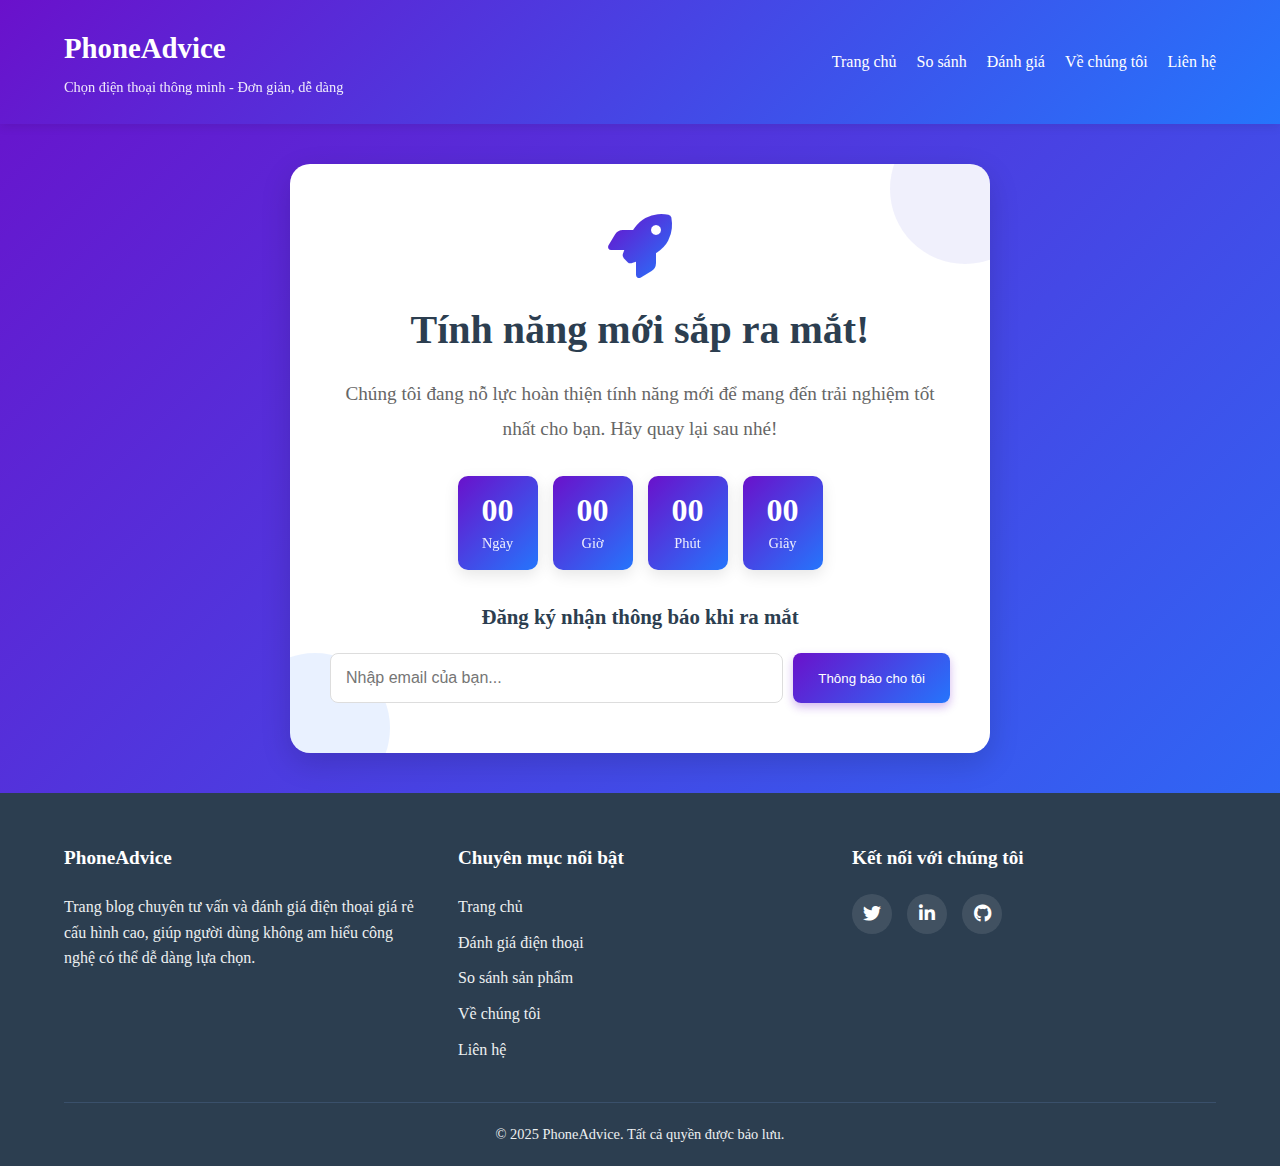
<file: htmls/coming-soon.html>
<!DOCTYPE html>
<html lang="vi">
<head>
    <meta charset="UTF-8">
    <meta name="viewport" content="width=device-width, initial-scale=1.0">
    <title>PhoneAdvice - Coming Soon</title>
    <!-- Font + Icon -->
    <link href="https://fonts.googleapis.com/css2?family=Roboto:wght@400;500;700&display=swap" rel="stylesheet">
    <link rel="stylesheet" href="https://cdnjs.cloudflare.com/ajax/libs/font-awesome/6.5.0/css/all.min.css">
        <link rel="stylesheet" href="../css/coming-soon.css">
    <!-- Google tag (gtag.js) -->
<script async src="https://www.googletagmanager.com/gtag/js?id=G-1YHBVR3V7J"></script>
<script>
  window.dataLayer = window.dataLayer || [];
  function gtag(){ dataLayer.push(arguments); }
  gtag('js', new Date());

  // Measurement ID của bạn
  gtag('config', 'G-1YHBVR3V7J', { 'send_page_view': true });
</script>
</head>
<body>
    <!-- Header -->
    <header>
        <div class="container">
            <div class="logo">
                <h1>PhoneAdvice</h1>
                <p>Chọn điện thoại thông minh - Đơn giản, dễ dàng</p>
            </div>
            <nav>
                <ul>
                    <li><a href="../index.html">Trang chủ</a></li>
                    <li><a href="coming-soon.html">So sánh</a></li>
                    <li><a href="coming-soon.html">Đánh giá</a></li>
                    <li><a href="ve-chung-toi.html">Về chúng tôi</a></li>
                    <li><a href="contact.html">Liên hệ</a></li>
                </ul>
            </nav>
        </div>
    </header>

    <!-- Main Coming Soon -->
    <main>
        <div class="coming-soon">
            <div class="coming-content">
                <div class="icon-container">
                    <i class="fas fa-rocket"></i>
                </div>
                <h2>Tính năng mới sắp ra mắt!</h2>
                <p>Chúng tôi đang nỗ lực hoàn thiện tính năng mới để mang đến trải nghiệm tốt nhất cho bạn. Hãy quay lại sau nhé!</p>
                
                <div class="countdown" id="countdown">
                    <div class="countdown-item">
                        <span class="countdown-value" id="days">00</span>
                        <span class="countdown-label">Ngày</span>
                    </div>
                    <div class="countdown-item">
                        <span class="countdown-value" id="hours">00</span>
                        <span class="countdown-label">Giờ</span>
                    </div>
                    <div class="countdown-item">
                        <span class="countdown-value" id="minutes">00</span>
                        <span class="countdown-label">Phút</span>
                    </div>
                    <div class="countdown-item">
                        <span class="countdown-value" id="seconds">00</span>
                        <span class="countdown-label">Giây</span>
                    </div>
                </div>
                
                <div class="notify-form">
                    <h3>Đăng ký nhận thông báo khi ra mắt</h3>
                    <form id="notifyForm" class="notify-input">
                        <input type="email" placeholder="Nhập email của bạn..." required>
                        <button type="submit">Thông báo cho tôi</button>
                    </form>
                </div>
            </div>
        </div>
    </main>

    <!-- Footer -->
    <footer>
        <div class="container">
            <div class="footer-content">
                <div class="footer-section">
                    <h3>PhoneAdvice</h3>
                    <p>Trang blog chuyên tư vấn và đánh giá điện thoại giá rẻ cấu hình cao, giúp người dùng không am hiểu công nghệ có thể dễ dàng lựa chọn.</p>
                </div>
                <div class="footer-section">
                    <h3>Chuyên mục nổi bật</h3>
                    <ul>
                        <li><a href="../index.html">Trang chủ</a></li>
                        <li><a href="coming-soon.html">Đánh giá điện thoại</a></li>
                        <li><a href="coming-soon.html">So sánh sản phẩm</a></li>
                        <li><a href="ve-chung-toi.html">Về chúng tôi</a></li>
                        <li><a href="contact.html">Liên hệ</a></li>         
                    </ul>
                </div>
                <div class="footer-section">
                    <h3>Kết nối với chúng tôi</h3>
                    <div class="social-icons">
                        <a href="https://x.com/noir_nguyenn?t=OsfQvOGgyxbbs-aj8yA9kA&s=09"><i class="fab fa-twitter"></i></a>
                        <a href="https://www.linkedin.com/in/trong-nguyen-le-627067384/"><i class="fab fa-linkedin-in"></i></a>
                        <a href="https://github.com/NoirNguyen2007"><i class="fab fa-github"></i></a>
                    </div>
                </div>
            </div>
            <div class="footer-bottom">
                <p>&copy; 2025 PhoneAdvice. Tất cả quyền được bảo lưu.</p>
            </div>
        </div>
    </footer>

    <!-- Countdown Script -->
    <script>
        // Set target date (183 days from now)
        const targetDate = new Date();
        targetDate.setDate(targetDate.getDate() + 183);
        
        // Update countdown every second
        const countdownTimer = setInterval(function() {
            const now = new Date().getTime();
            const distance = targetDate - now;
            
            // Calculate days, hours, minutes, seconds
            const days = Math.floor(distance / (1000 * 60 * 60 * 24));
            const hours = Math.floor((distance % (1000 * 60 * 60 * 24)) / (1000 * 60 * 60));
            const minutes = Math.floor((distance % (1000 * 60 * 60)) / (1000 * 60));
            const seconds = Math.floor((distance % (1000 * 60)) / 1000);
            
            // Display results
            document.getElementById("days").innerText = days.toString().padStart(2, '0');
            document.getElementById("hours").innerText = hours.toString().padStart(2, '0');
            document.getElementById("minutes").innerText = minutes.toString().padStart(2, '0');
            document.getElementById("seconds").innerText = seconds.toString().padStart(2, '0');
            
            // If countdown is over
            if (distance < 0) {
                clearInterval(countdownTimer);
                document.getElementById("countdown").innerHTML = "<div class='countdown-complete'>Tính năng đã ra mắt!</div>";
            }
        }, 1000);
        
        // Form submission
        document.getElementById('notifyForm').addEventListener('submit', function(e) {
            e.preventDefault();
            const email = this.querySelector('input[type="email"]').value;
            
            // Simple validation
            if (!email || !email.includes('@')) {
                alert('Vui lòng nhập địa chỉ email hợp lệ.');
                return;
            }
            
            // Success message
            alert('🎉 Cảm ơn bạn đã đăng ký! Chúng tôi sẽ thông báo cho bạn ngay khi tính năng chính thức ra mắt.');
            this.reset();
        });
    </script>
</body>
</html>
</file>
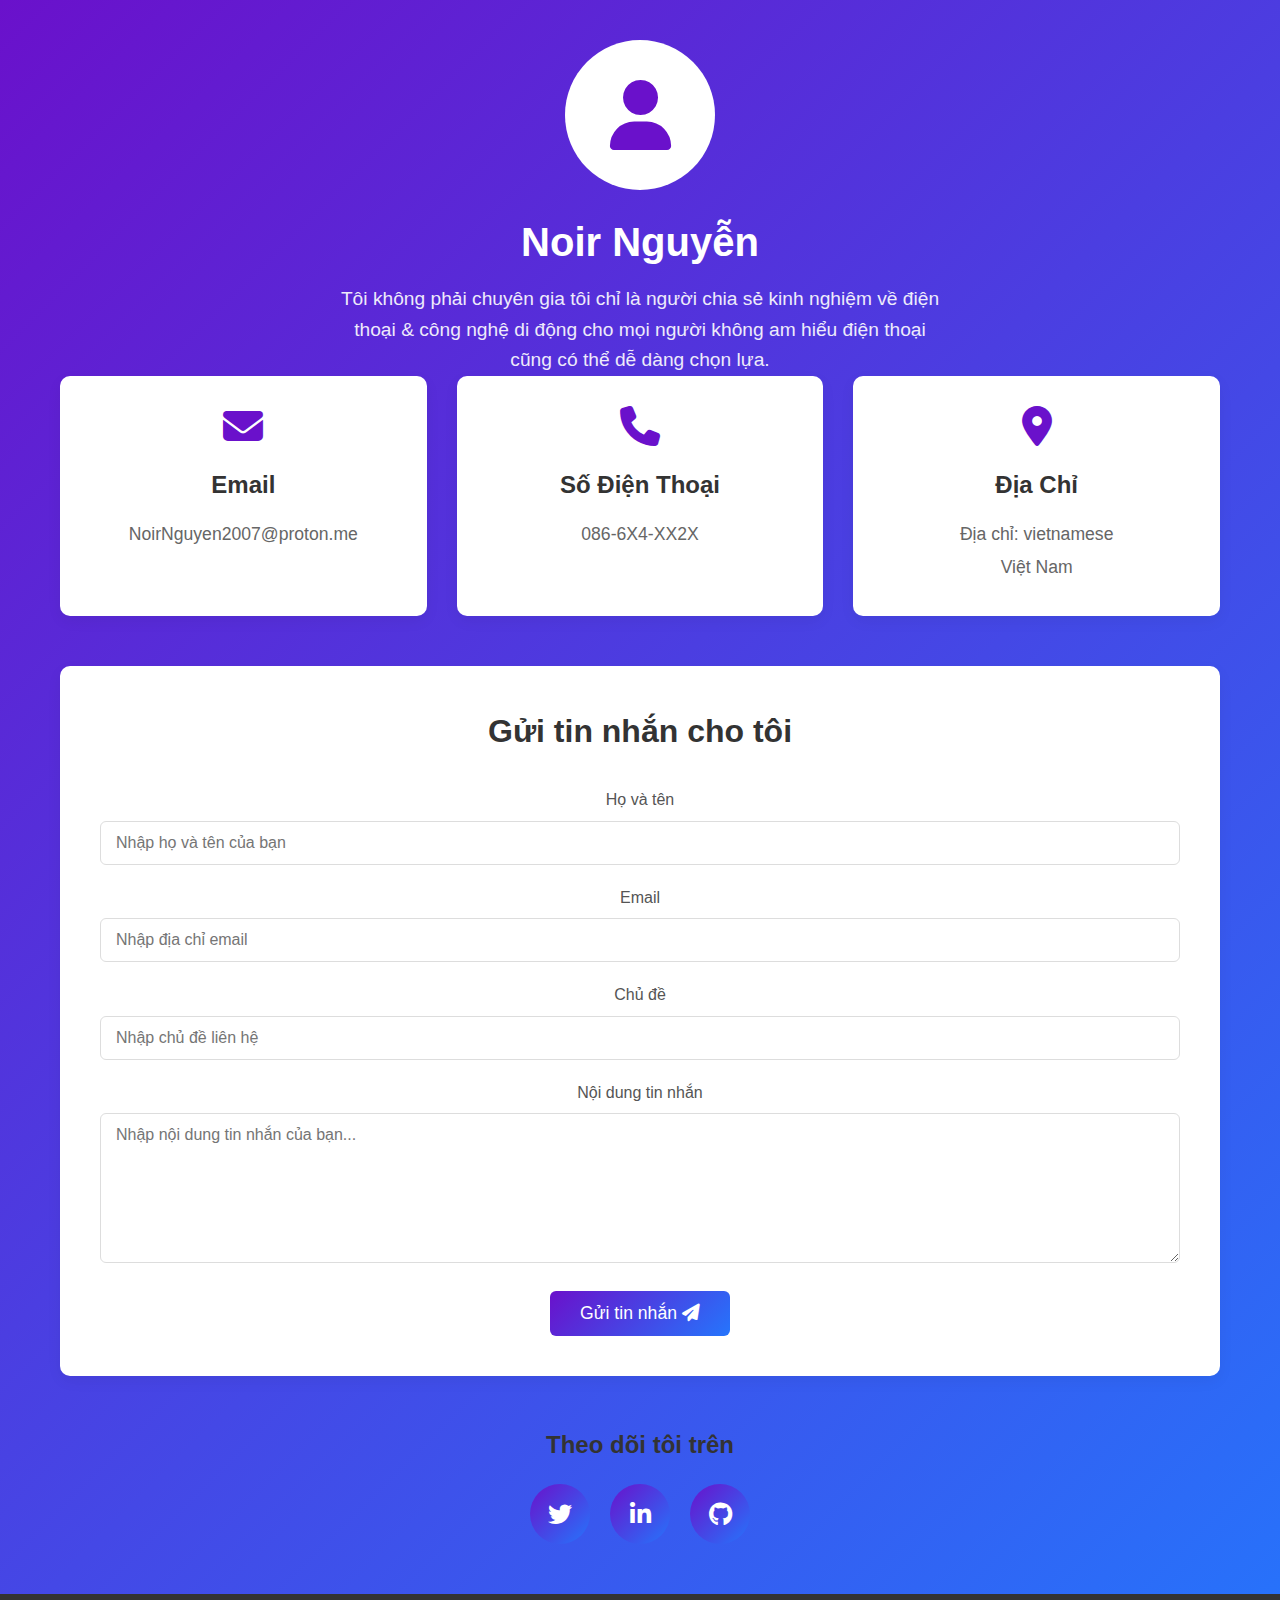
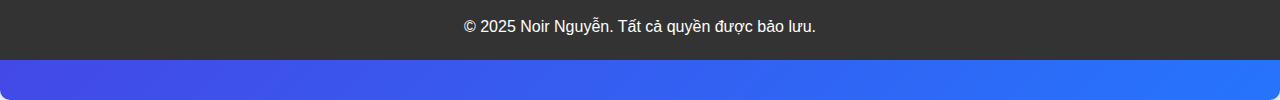
<file: htmls/contact.html>
<!DOCTYPE html>
<html lang="vi">
<head>
    <meta charset="UTF-8">
    <meta name="viewport" content="width=device-width, initial-scale=1.0">
    <meta name="robots" content="noindex, follow">
    <title>Liên Hệ Của Tôi</title>
    <link rel="icon" href="../favicon/favicon.ico" type="image/x-icon"> <!-- Thay bằng favicon thực -->
    <link href="https://fonts.googleapis.com/css2?family=Roboto:wght@400;500;700&display=swap" rel="stylesheet">
    <link rel="stylesheet" href="https://cdnjs.cloudflare.com/ajax/libs/font-awesome/6.4.0/css/all.min.css">
     <link rel="stylesheet" href="../css/contact.css">
     <!-- Google tag (gtag.js) -->
<script async src="https://www.googletagmanager.com/gtag/js?id=G-1YHBVR3V7J"></script>
<script>
  window.dataLayer = window.dataLayer || [];
  function gtag(){ dataLayer.push(arguments); }
  gtag('js', new Date());

  // Measurement ID của bạn
  gtag('config', 'G-1YHBVR3V7J', { 'send_page_view': true });
</script>
</head
<body>
    <header>
        <div class="container">
            <div class="profile">
                <div class="avatar">
                    <i class="fas fa-user"></i>
                </div>
                <h1>Noir Nguyễn</h1>
                <p> Tôi không phải chuyên gia tôi chỉ là người chia sẻ kinh nghiệm về điện thoại & công nghệ di động cho mọi người không am hiểu điện thoại cũng có thể dễ dàng chọn lựa.</p>
            </div>
        </div>
    </head>

    <main class="container">
        <div class="contact-info">
            <div class="info-card">
                <i class="fas fa-envelope"></i>
                <h3>Email</h3>
                <a href="https://mail.google.com/mail/?view=cm&to=NoirNguyen2007@proton.me" target="_blank">NoirNguyen2007@proton.me</a>
            </div>
            
            <div class="info-card">
                <i class="fas fa-phone"></i>
                <h3>Số Điện Thoại</h3>
                <a href="tel:+84866X4XX2X">086-6X4-XX2X</a>
            </div>
            
            <div class="info-card">
                <i class="fas fa-map-marker-alt"></i>
                <h3>Địa Chỉ</h3>
                <p><p>Địa chỉ: vietnamese</p></p>
                <p>Việt Nam</p>
            </div>
        </div>

        <div class="contact-form">
            <h2>Gửi tin nhắn cho tôi</h2>
            <form id="contactForm">
                <div class="form-group">
                    <label for="name">Họ và tên</label>
                    <input type="text" id="name" placeholder="Nhập họ và tên của bạn" required>
                </div>
                
                <div class="form-group">
                    <label for="email">Email</label>
                    <input type="email" id="email" placeholder="Nhập địa chỉ email" required>
                </div>
                
                <div class="form-group">
                    <label for="subject">Chủ đề</label>
                    <input type="text" id="subject" placeholder="Nhập chủ đề liên hệ" required>
                </div>
                
                <div class="form-group">
                    <label for="message">Nội dung tin nhắn</label>
                    <textarea id="message" placeholder="Nhập nội dung tin nhắn của bạn..." required></textarea>
                </div>
                
                <button type="submit">Gửi tin nhắn <i class="fas fa-paper-plane"></i></button>
            </form>
        </div>

        <div class="social-media">
            <h2>Theo dõi tôi trên</h2>
            <div class="social-icons">
                <a href="https://x.com/noir_nguyenn?t=OsfQvOGgyxbbs-aj8yA9kA&s=09"><i class="fab fa-twitter"></i></a>
                <a href="https://www.linkedin.com/in/trong-nguyen-le-627067384/"><i class="fab fa-linkedin-in"></i></a>
                <a href="https://github.com/NoirNguyen2007"><i class="fab fa-github"></i></a>
            </div>
        </div>
    </main>

    <footer>
        <div class="container">
            <p>&copy; 2025 Noir Nguyễn. Tất cả quyền được bảo lưu.</p>
        </div>
    </footer>

    <script>
        document.getElementById('contactForm').addEventListener('submit', function(e) {
            e.preventDefault();
            alert('Cảm ơn bạn đã gửi tin nhắn! Tôi sẽ phản hồi lại sớm nhất có thể.');
            this.reset();
        });
    </script>
</body>
</html>
</file>
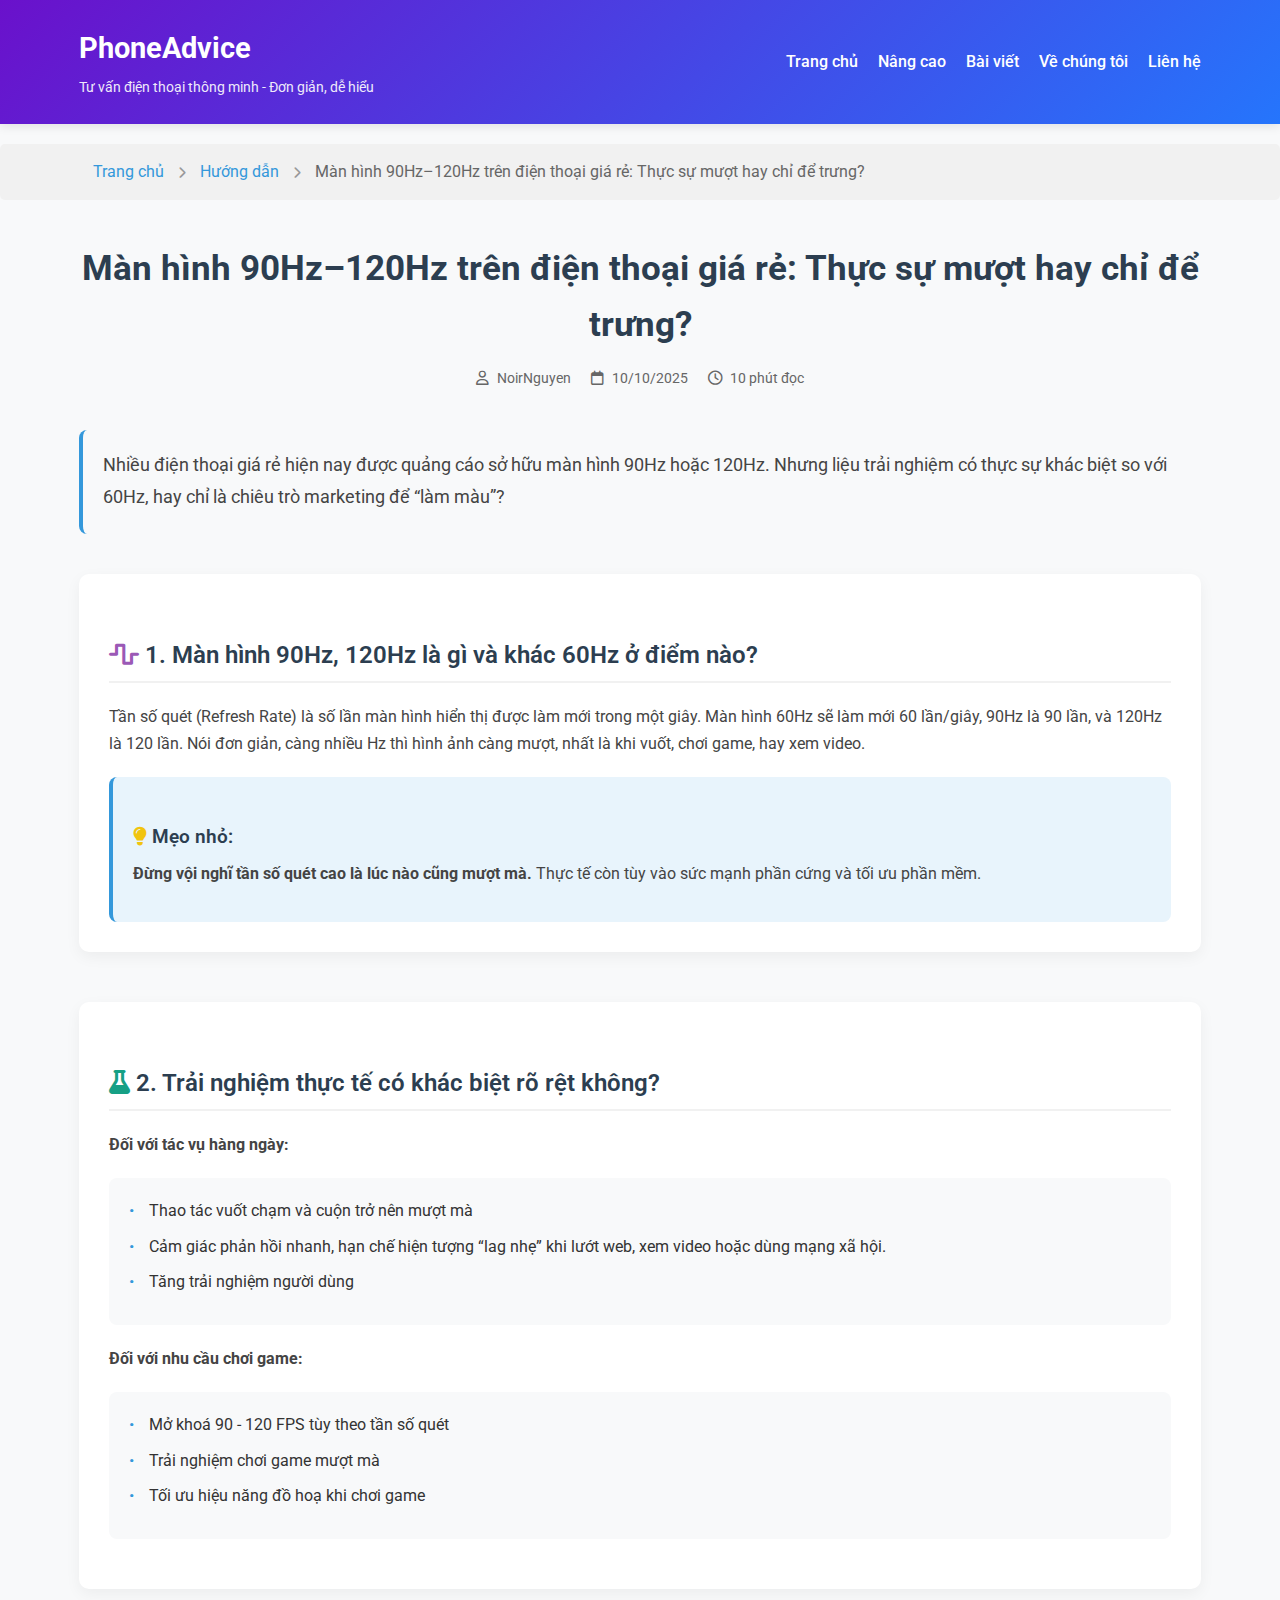
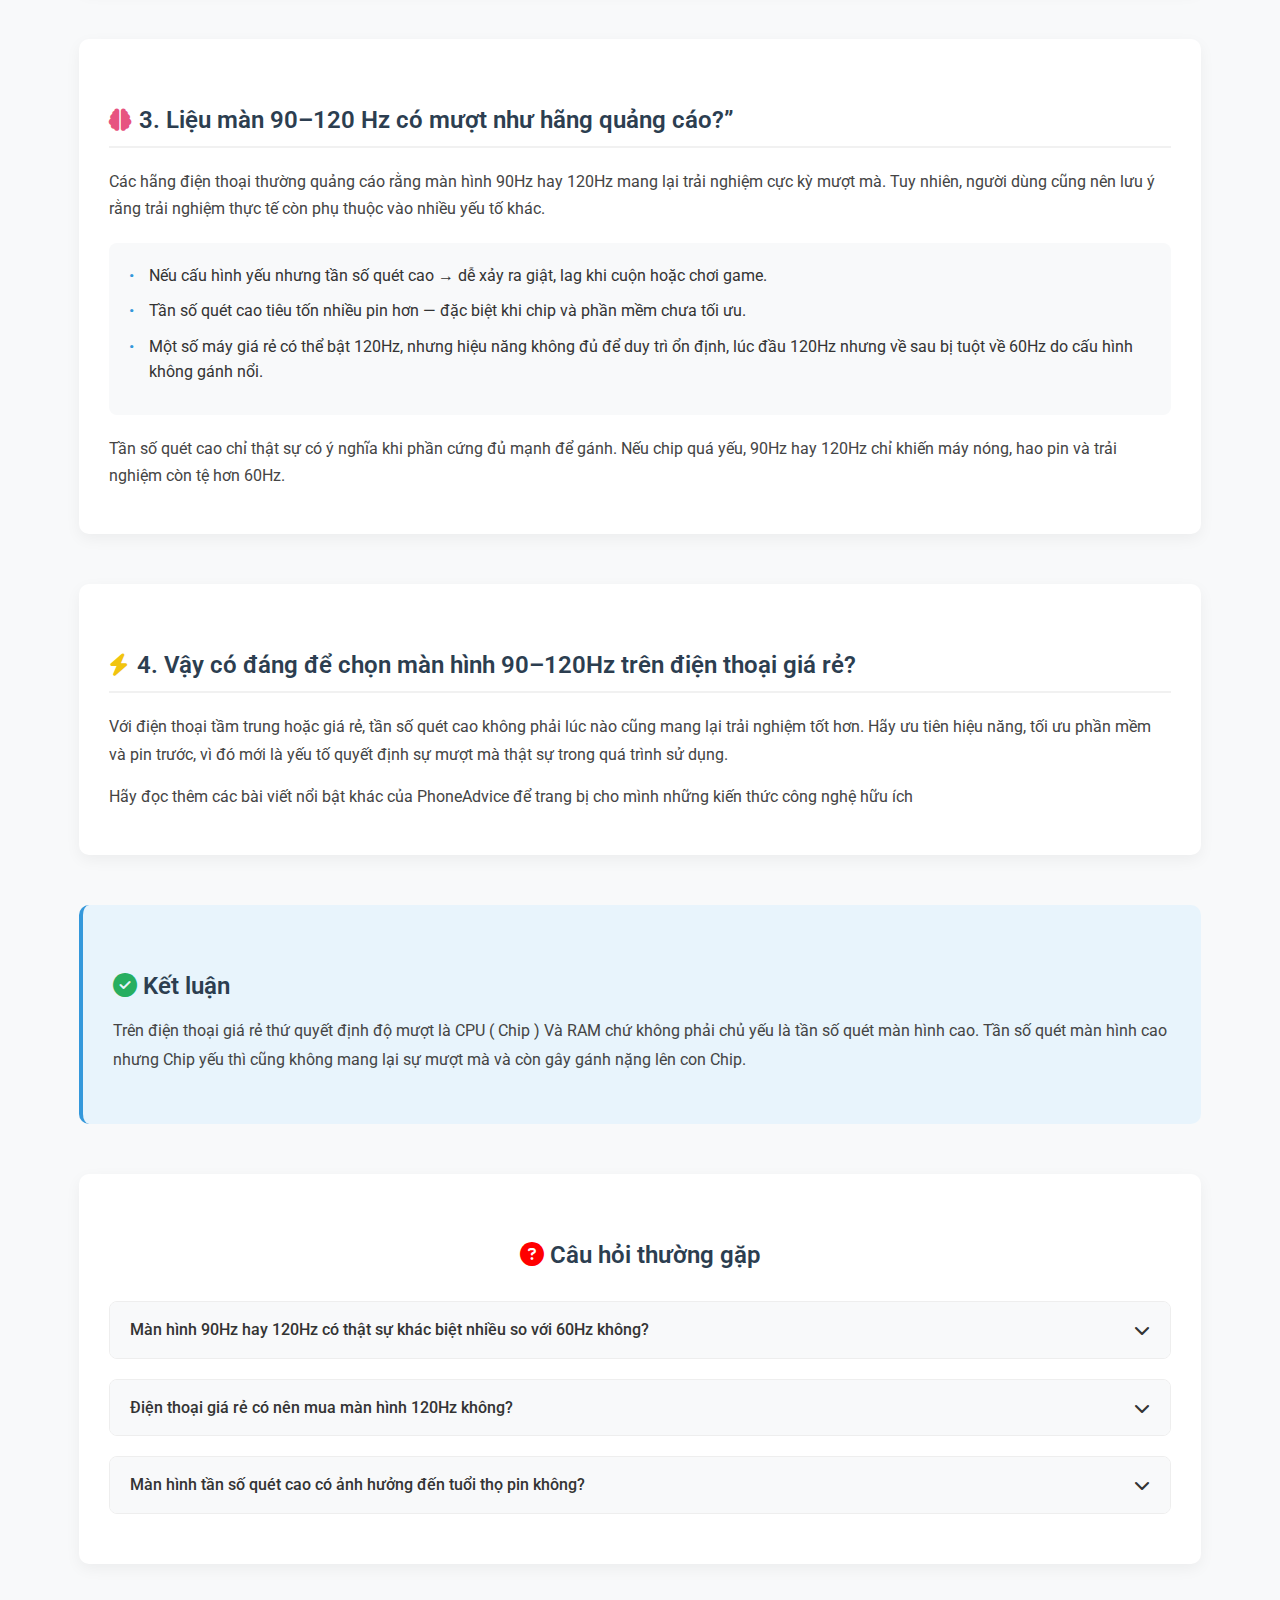
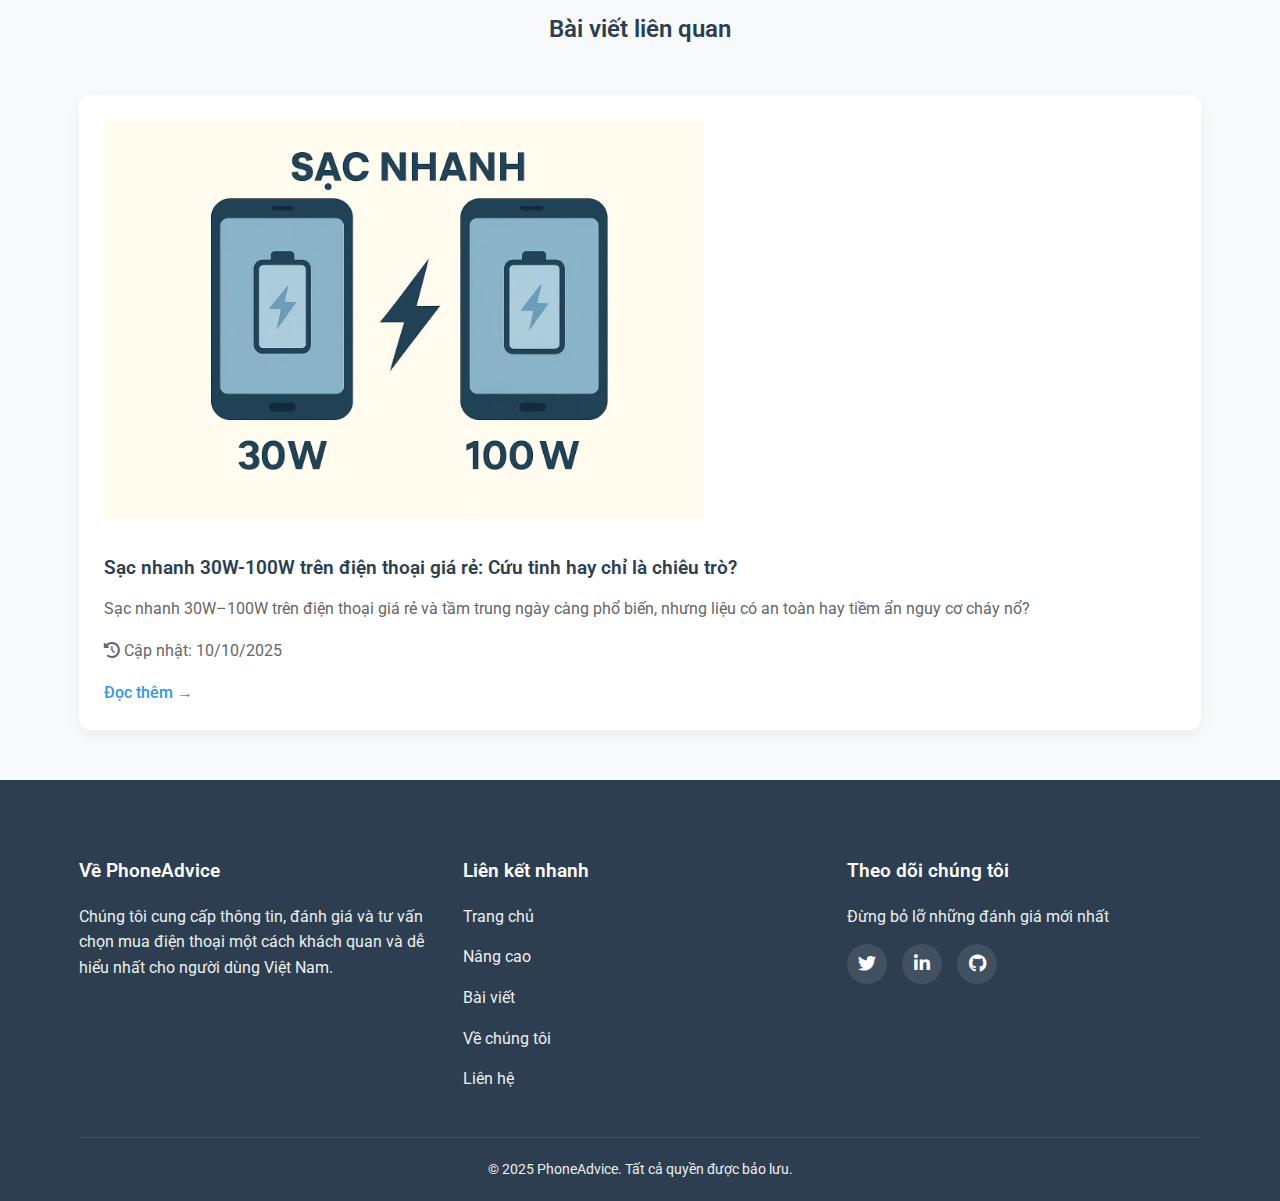
<file: htmls/man-hinh-hz.html>
<!DOCTYPE html>
<html lang="vi">
<head>
    <meta charset="UTF-8">
    <meta name="viewport" content="width=device-width, initial-scale=1.0">
    <meta name="description" content="Màn hình 90Hz–120Hz trên điện thoại giá rẻ có thực sự mượt? Tìm hiểu ưu nhược điểm và mẹo chọn smartphone giá rẻ tại Việt Nam năm 2025.">
    <meta name="keywords" content="điện thoại giá rẻ, tần số quét màn hình cao, smartphone giá rẻ Việt Nam, màn hình 120Hz, cấu hình điện thoại">
    <meta name="author" content="PhoneAdvice">
    <meta name="robots" content="index, follow">
    <title>Màn hình 90Hz–120Hz trên điện thoại giá rẻ: Thực sự mượt hay chỉ để trưng? | PhoneAdvice</title>
    
    <!-- Open Graph -->
    <meta property="og:title" content="Màn hình 90Hz–120Hz trên điện thoại giá rẻ: Thực sự mượt hay chỉ để trưng? | PhoneAdvice">
    <meta property="og:description" content="Màn hình 90Hz–120Hz trên điện thoại giá rẻ: Thực sự mượt hay chỉ để trưng? Tìm hiểu ngay ưu nhược điểm tại PhoneAdvice.">
    <meta property="og:type" content="article">
    <meta property="og:url" content="https://noirnguyen2007.github.io/PhoneAdvice/htmls/man-hinh-hz.html">
    <meta property="og:image" content="https://noirnguyen2007.github.io/PhoneAdvice/images/PhoneAdvice.webp">
    <meta property="og:image:width" content="1200">
    <meta property="og:image:height" content="630">
    <meta property="og:site_name" content="PhoneAdvice">
    <meta property="og:locale" content="vi_VN">
    	
    <!-- Twitter Card -->
    <meta name="twitter:card" content="summary_large_image">
    <meta name="twitter:title" content="Màn hình 90Hz–120Hz trên điện thoại giá rẻ: Thực sự mượt hay chỉ để trưng? | PhoneAdvice">
    <meta name="twitter:description" content="Khám phá màn hình 90Hz–120Hz trên smartphone giá rẻ tại Việt Nam năm 2025. Tìm hiểu ưu nhược điểm để chọn mua đúng.">
    <meta name="twitter:image" content="https://noirnguyen2007.github.io/PhoneAdvice/images/PhoneAdvice.webp">
    
    <!-- Font & Link -->
    <link rel="canonical" href="https://noirnguyen2007.github.io/PhoneAdvice/htmls/man-hinh-hz.html">
    <link rel="icon" href="../favicon/favicon.ico" type="image/x-icon">
    <link href="https://fonts.googleapis.com/css2?family=Roboto:wght@400;500;700&display=swap" rel="stylesheet">
    <link rel="stylesheet" href="https://cdnjs.cloudflare.com/ajax/libs/font-awesome/6.4.0/css/all.min.css">
    <link rel="stylesheet" href="../css/5-tieu-chi.css">
    <link rel="stylesheet" href="../css/typography.css">
      
    <!-- Schema Markup cho Article -->
<script type="application/ld+json">
{
  "@context": "https://schema.org",
  "@type": "Article",
  "headline": "Màn hình 90Hz–120Hz trên điện thoại giá rẻ: Thực sự mượt hay chỉ để trưng?",
  "description": "Phân tích màn hình 90Hz–120Hz trên điện thoại giá rẻ: Có thực sự mượt, lợi ích khi chơi game, xem phim và cách chọn màn hình phù hợp nhất năm 2025.",
  "url": "https://noirnguyen2007.github.io/PhoneAdvice/htmls/man-hinh-hz.html",
  "datePublished": "2025-09-24T00:00+07:00",
  "dateModified": "2025-10-10T00:00+07:00",
  "author": {
    "@type": "Person",
    "name": "NoirNguyen",
    "url": "https://noirnguyen2007.github.io/PhoneAdvice/htmls/contact.html"
  },
  "publisher": {
    "@type": "Organization",
    "name": "PhoneAdvice",
    "logo": {
      "@type": "ImageObject",
      "url": "https://noirnguyen2007.github.io/PhoneAdvice/images/logo.webp",
      "width": 512,
      "height": 512    
    }
  },
  "image": {
    "@type": "ImageObject",
    "url": "https://noirnguyen2007.github.io/PhoneAdvice/images/man-hinh-hz.webp",
    "width": 1200,
    "height": 630
  },
  "mainEntityOfPage": {
    "@type": "WebPage",
    "@id": "https://noirnguyen2007.github.io/PhoneAdvice/htmls/man-hinh-hz.html"
  }
}
</script>
    
    <!-- Schema cho FAQ -->
    <script type="application/ld+json">
    {
      "@context": "https://schema.org",
      "@type": "FAQPage",
      "mainEntity": [
        {
          "@type": "Question",
          "name": "Màn hình 90Hz hay 120Hz có thật sự khác biệt nhiều so với 60Hz không?",
          "acceptedAnswer": {
            "@type": "Answer",
            "text": "Có, nhưng chủ yếu khi bạn chơi game hoặc vuốt lướt nhanh. Với các tác vụ cơ bản, khác biệt không quá rõ rệt."
          }
        },
        {
          "@type": "Question",
          "name": "Điện thoại giá rẻ có nên mua màn hình 120Hz không?",
          "acceptedAnswer": {
            "@type": "Answer",
            "text": "Không nên quá ưu tiên. Nếu chip yếu, tần số quét cao có thể gây giật lag và hao pin nhanh hơn."
          }
        },
        {
          "@type": "Question",
          "name": "Màn hình tần số quét cao có ảnh hưởng đến tuổi thọ pin không?",
          "acceptedAnswer": {
            "@type": "Answer",
            "text": "Có, vì hiển thị nhiều khung hình hơn mỗi giây. Tuy nhiên, nhiều máy có chế độ tự động điều chỉnh để tiết kiệm pin."
          }
        }
      ]
    }
    </script>
    
    <!-- Schema cho BreadcrumbList -->
    <script type="application/ld+json">
    {
      "@context": "https://schema.org",
      "@type": "BreadcrumbList",
      "itemListElement": [
        {
          "@type": "ListItem",
          "position": 1,
          "name": "Trang chủ",
          "item": "https://noirnguyen2007.github.io/PhoneAdvice/index.html"
        },
        {
          "@type": "ListItem",
          "position": 2,
          "name": "Hướng dẫn",
          "item": "https://noirnguyen2007.github.io/PhoneAdvice/htmls/bai-viet.html"
        },
        {
          "@type": "ListItem",
          "position": 3,
          "name": "Màn hình 90Hz–120Hz trên điện thoại giá rẻ",
          "item": "https://noirnguyen2007.github.io/PhoneAdvice/htmls/man-hinh-hz.html"
        }
      ]
    }
    </script>
    <!-- Google tag (gtag.js) -->
    <script>
  function loadAnalytics() {
    if (window.gtagLoaded) return;
    window.gtagLoaded = true;

    var gtagScript = document.createElement('script');
    gtagScript.src = "https://www.googletagmanager.com/gtag/js?id=G-1YHBVR3V7J";
    gtagScript.async = true;
    document.head.appendChild(gtagScript);

    window.dataLayer = window.dataLayer || [];
    function gtag(){ dataLayer.push(arguments); }
    gtag('js', new Date());
    gtag('config', 'G-1YHBVR3V7J', { 'send_page_view': true });
  }

  window.addEventListener('scroll', loadAnalytics, { once: true });
  window.addEventListener('mousemove', loadAnalytics, { once: true });
  window.addEventListener('touchstart', loadAnalytics, { once: true });
</script>

</head>
<body>
    <!-- Header ( Phần mở đầu ) -->
    <header>
        <div class="container">
            <div class="logo">
                <h1>PhoneAdvice</h1>
                <p>Tư vấn điện thoại thông minh - Đơn giản, dễ hiểu</p>
            </div>
            <nav>
                <ul>
                    <li><a href="../index.html">Trang chủ</a></li>
                    <li><a href="service.html">Nâng cao</a></li>
                    <li><a href="bai-viet.html">Bài viết</a></li>
                    <li><a href="ve-chung-toi.html">Về chúng tôi</a></li>
                    <li><a href="contact.html">Liên hệ</a></li>
                </ul>
            </nav>
        </div>
    </header>

    <!-- Breadcrumb ( Dây mỳ vụn ) -->
    <div class="breadcrumb">
        <div class="container">
            <a href="../index.html">Trang chủ</a>
            <i class="fas fa-chevron-right"></i>
            <a href="#">Hướng dẫn</a>
            <i class="fas fa-chevron-right"></i>
            <span>Màn hình 90Hz–120Hz trên điện thoại giá rẻ: Thực sự mượt hay chỉ để trưng?</span>
        </div>
    </div>

    <!-- Main content ( Nội dung chính ) -->
    <main class="container">
        <article>
            <div class="article-header">
                <h1>Màn hình 90Hz–120Hz trên điện thoại giá rẻ: Thực sự mượt hay chỉ để trưng?</h1>
                <div class="meta">
                    <span><i class="far fa-user"></i> NoirNguyen</span>
                    <span><i class="far fa-calendar"></i> 10/10/2025</span>
                    <span><i class="far fa-clock"></i> 10 phút đọc</span>
                </div>
            </div>
            <p class="intro">Nhiều điện thoại giá rẻ hiện nay được quảng cáo sở hữu màn hình 90Hz hoặc 120Hz. Nhưng liệu trải nghiệm có thực sự khác biệt so với 60Hz, hay chỉ là chiêu trò marketing để “làm màu”?</p>

            <section class="criteria">
                <h2><i class="fas fa-wave-square" style="color:#9b59b6;"font-size:1.4rem; margin-right:8px;"></i> 1. Màn hình 90Hz, 120Hz là gì và khác 60Hz ở điểm nào?</h2>
                <div class="criteria-content">
                    <div class="criteria-text">
                        <p>Tần số quét (Refresh Rate) là số lần màn hình hiển thị được làm mới trong một giây.
Màn hình 60Hz sẽ làm mới 60 lần/giây, 90Hz là 90 lần, và 120Hz là 120 lần. Nói đơn giản, càng nhiều Hz thì hình ảnh càng mượt, nhất là khi vuốt, chơi game, hay xem video.</p>
                  
                <div class="tips">
                    <h3><i class="fas fa-lightbulb" style="color:#f1c40f;"></i> Mẹo nhỏ: </h3>
                    <p><b>Đừng vội nghĩ tần số quét cao là lúc nào cũng mượt mà.</b> Thực tế còn tùy vào sức mạnh phần cứng và tối ưu phần mềm.</p>
            </section>

            <section class="criteria">
                <h2><i class="fas fa-flask" style="color:#16a085;"font-size:1.4rem; margin-right:8px;"></i> 2. Trải nghiệm thực tế có khác biệt rõ rệt không?</h2>
                <div class="criteria-content">
                    <div class="criteria-text">
                        <p><b>Đối với tác vụ hàng ngày:</b></p>
                        <div class="criteria-list">
                            <ul>
                                <li>Thao tác vuốt chạm và cuộn trở nên mượt mà</li>
                                <li>Cảm giác phản hồi nhanh, hạn chế hiện tượng  “lag nhẹ” khi lướt web, xem video hoặc dùng mạng xã hội.</li>
                                <li>Tăng trải nghiệm người dùng</li>
                            </ul>
                        </div>
                        <p><b>Đối với nhu cầu chơi game:</b></p>
                              <div class="criteria-list">
                            <ul>
                                <li>Mở khoá 90 - 120 FPS tùy theo tần số quét</li>
                                <li>Trải nghiệm chơi game mượt mà </li>
                                <li>Tối ưu hiệu năng đồ hoạ khi chơi game</li>
                            </ul>
                        </div>               
            </section>

            <section class="criteria">
                <h2><i class="fas fa-brain" style="color:#e75480;font-size:1.4rem; margin-right:8px;"></i>3. Liệu màn 90–120 Hz có mượt như hãng quảng cáo?”</h2>
                <div class="criteria-content">
                    <div class="criteria-text">
                        <p>Các hãng điện thoại thường quảng cáo rằng màn hình 90Hz hay 120Hz mang lại trải nghiệm cực kỳ mượt mà. Tuy nhiên, người dùng cũng nên lưu ý rằng trải nghiệm thực tế còn phụ thuộc vào nhiều yếu tố khác.</p>
                        <div class="criteria-list">
                            <ul>
                                <li>Nếu cấu hình yếu nhưng tần số quét cao → dễ xảy ra giật, lag khi cuộn hoặc chơi game.</li>
                                <li>Tần số quét cao tiêu tốn nhiều pin hơn — đặc biệt khi chip và phần mềm chưa tối ưu.</li></li>
                                <li>Một số máy giá rẻ có thể bật 120Hz, nhưng hiệu năng không đủ để duy trì ổn định, lúc đầu 120Hz nhưng về sau bị tuột về 60Hz do cấu hình không gánh nổi.</li>
                            </ul>
                        </div>
                        <p>Tần số quét cao chỉ thật sự có ý nghĩa khi phần cứng đủ mạnh để gánh. Nếu chip quá yếu, 90Hz hay 120Hz chỉ khiến máy nóng, hao pin và trải nghiệm còn tệ hơn 60Hz.</p>
            </section>

            <section class="criteria">
                <h2><i class="fas fa-bolt" style="color:#f1c40f;font-size:1.4rem; margin-right:8px;"></i>4. Vậy có đáng để chọn màn hình 90–120Hz trên điện thoại giá rẻ?</h2>
                <div class="criteria-content">
                    <div class="criteria-text">
                        <p>Với điện thoại tầm trung hoặc giá rẻ, tần số quét cao không phải lúc nào cũng mang lại trải nghiệm tốt hơn. Hãy ưu tiên hiệu năng, tối ưu phần mềm và pin trước, vì đó mới là yếu tố quyết định sự mượt mà thật sự trong quá trình sử dụng.</p>
                        <p>Hãy đọc thêm các bài viết nổi bật khác của PhoneAdvice để trang bị cho mình những kiến thức công nghệ hữu ích</p>
            </section>


            <div class="conclusion">
                <h2><i class="fas fa-check-circle" style="color:#27ae60;"></i> Kết luận </h2>
                <p>Trên điện thoại giá rẻ thứ quyết định độ mượt là CPU ( Chip ) Và RAM chứ không phải chủ yếu là tần số quét màn hình cao. Tần số quét màn hình cao nhưng Chip yếu thì cũng không mang lại sự mượt mà và còn gây gánh nặng lên con Chip.</p>
            </div>
        </article>       
        <!-- FAQ ( Câu hỏi  ) -->
        <section class="faq">
            <h2><i class="fas fa-question-circle" style="color:#FF0000;"></i> Câu hỏi thường gặp </h2>
            <div class="faq-item">
                <div class="faq-question">
                    <span>Màn hình 90Hz hay 120Hz có thật sự khác biệt nhiều so với 60Hz không?</span>
                    <i class="fas fa-chevron-down"></i>
                </div>
                <div class="faq-answer">
                    <p>Có, nhưng chủ yếu khi bạn chơi game hoặc vuốt lướt nhanh. Với các tác vụ cơ bản, khác biệt không quá rõ rệt.</p>
                </div>
            </div>
            <div class="faq-item">
                <div class="faq-question">
                    <span>Điện thoại giá rẻ có nên mua màn hình 120Hz không?</span>
                    <i class="fas fa-chevron-down"></i>
                </div>
                <div class="faq-answer">
                    <p>Không nên quá ưu tiên. Nếu chip yếu, tần số quét cao có thể gây giật lag và hao pin nhanh hơn.</p>
                </div>
            </div>
            <div class="faq-item">
                <div class="faq-question">
                    <span> Màn hình tần số quét cao có ảnh hưởng đến tuổi thọ pin không?</span>
                    <i class="fas fa-chevron-down"></i>
                </div>
                <div class="faq-answer">
                    <p>Có, vì hiển thị nhiều khung hình hơn mỗi giây. Tuy nhiên, nhiều máy có chế độ tự động điều chỉnh để tiết kiệm pin.</p>
                </div>
            </div>
        </section>
        
        <!-- Related articles ( Bài viết liên quan ) -->
        <section class="guide-list">  <!--  ( Đã chỉnh sửa  ) -->
            <h2>Bài viết liên quan</h2>
            <div class="guide-list">
                <article class="guide-card">
                	<img src="../images/sac-nhanh.webp"
                 alt="Sạc nhanh 30W-100W trên điện thoại giá rẻ: Cứu tinh hay chỉ là chiêu trò?" 
                 title="Sạc nhanh 30W-100W trên điện thoại giá rẻ: Cứu tinh hay chỉ là chiêu trò?"
                 width="600" height="400" loading="lazy">
                    <h3>Sạc nhanh 30W-100W trên điện thoại giá rẻ: Cứu tinh hay chỉ là chiêu trò?</h3>
                    <p>Sạc nhanh 30W–100W trên điện thoại giá rẻ và tầm trung ngày càng phổ biến, nhưng liệu có an toàn hay tiềm ẩn nguy cơ cháy nổ?</p>
                    <p><i class="fas fa-history"></i> Cập nhật: 10/10/2025</p>
                    <a href="sac-nhanh.html">Đọc thêm →</a>
                </article>
        </section>
    </main>

    <!-- Footer ( phần kết thúc ) -->
    <footer>
        <div class="container">
            <div class="footer-content">
                <div class="footer-section">
                    <h3>Về PhoneAdvice</h3>
                    <p>Chúng tôi cung cấp thông tin, đánh giá và tư vấn chọn mua điện thoại một cách khách quan và dễ hiểu nhất cho người dùng Việt Nam.</p>
                </div>
                <div class="footer-section">
                    <h3>Liên kết nhanh</h3>
                    <a href="../index.html">Trang chủ</a>
                    <a href="service.html">Nâng cao</a>
                    <a href="bai-viet.html">Bài viết</a>
                    <a href="ve-chung-toi.html">Về chúng tôi</a>
                    <a href="contact.html">Liên hệ</a>
                </div>
                <div class="footer-section">
                    <h3>Theo dõi chúng tôi</h3>
                    <p>Đừng bỏ lỡ những đánh giá mới nhất</p>
                    <div class="social-icons">
                        <a href="https://x.com/noir_nguyenn?t=OsfQvOGgyxbbs-aj8yA9kA&s=09"><i class="fab fa-twitter"></i></a>
                        <a href="https://www.linkedin.com/in/trong-nguyen-le-627067384/"><i class="fab fa-linkedin-in"></i></a>
                        <a href="https://github.com/NoirNguyen2007"><i class="fab fa-github"></i></a>
                    </div>
                </div>
            </div>
            <div class="footer-bottom">
                <p>&copy; 2025 PhoneAdvice. Tất cả quyền được bảo lưu.</p>
            </div>
        </div>
    </footer>

    <script>
        // FAQ toggle ( bật tắt javascript )
        document.querySelectorAll('.faq-question').forEach(question => {
            question.addEventListener('click', () => {
                const item = question.parentElement;
                item.classList.toggle('faq-active');
            });
        });
    </script>
    <script>
    document.querySelectorAll('a[target="_blank"]').forEach(a => {
  const current = a.getAttribute('rel')?.split(' ') || [];
  const set = new Set([...current, 'noopener', 'noreferrer']);
  a.setAttribute('rel', Array.from(set).join(' '));
});
</script>
</body>
</html>
<!-- Cập nhật trạng thái : Đã xác minh ✅  -->
</file>
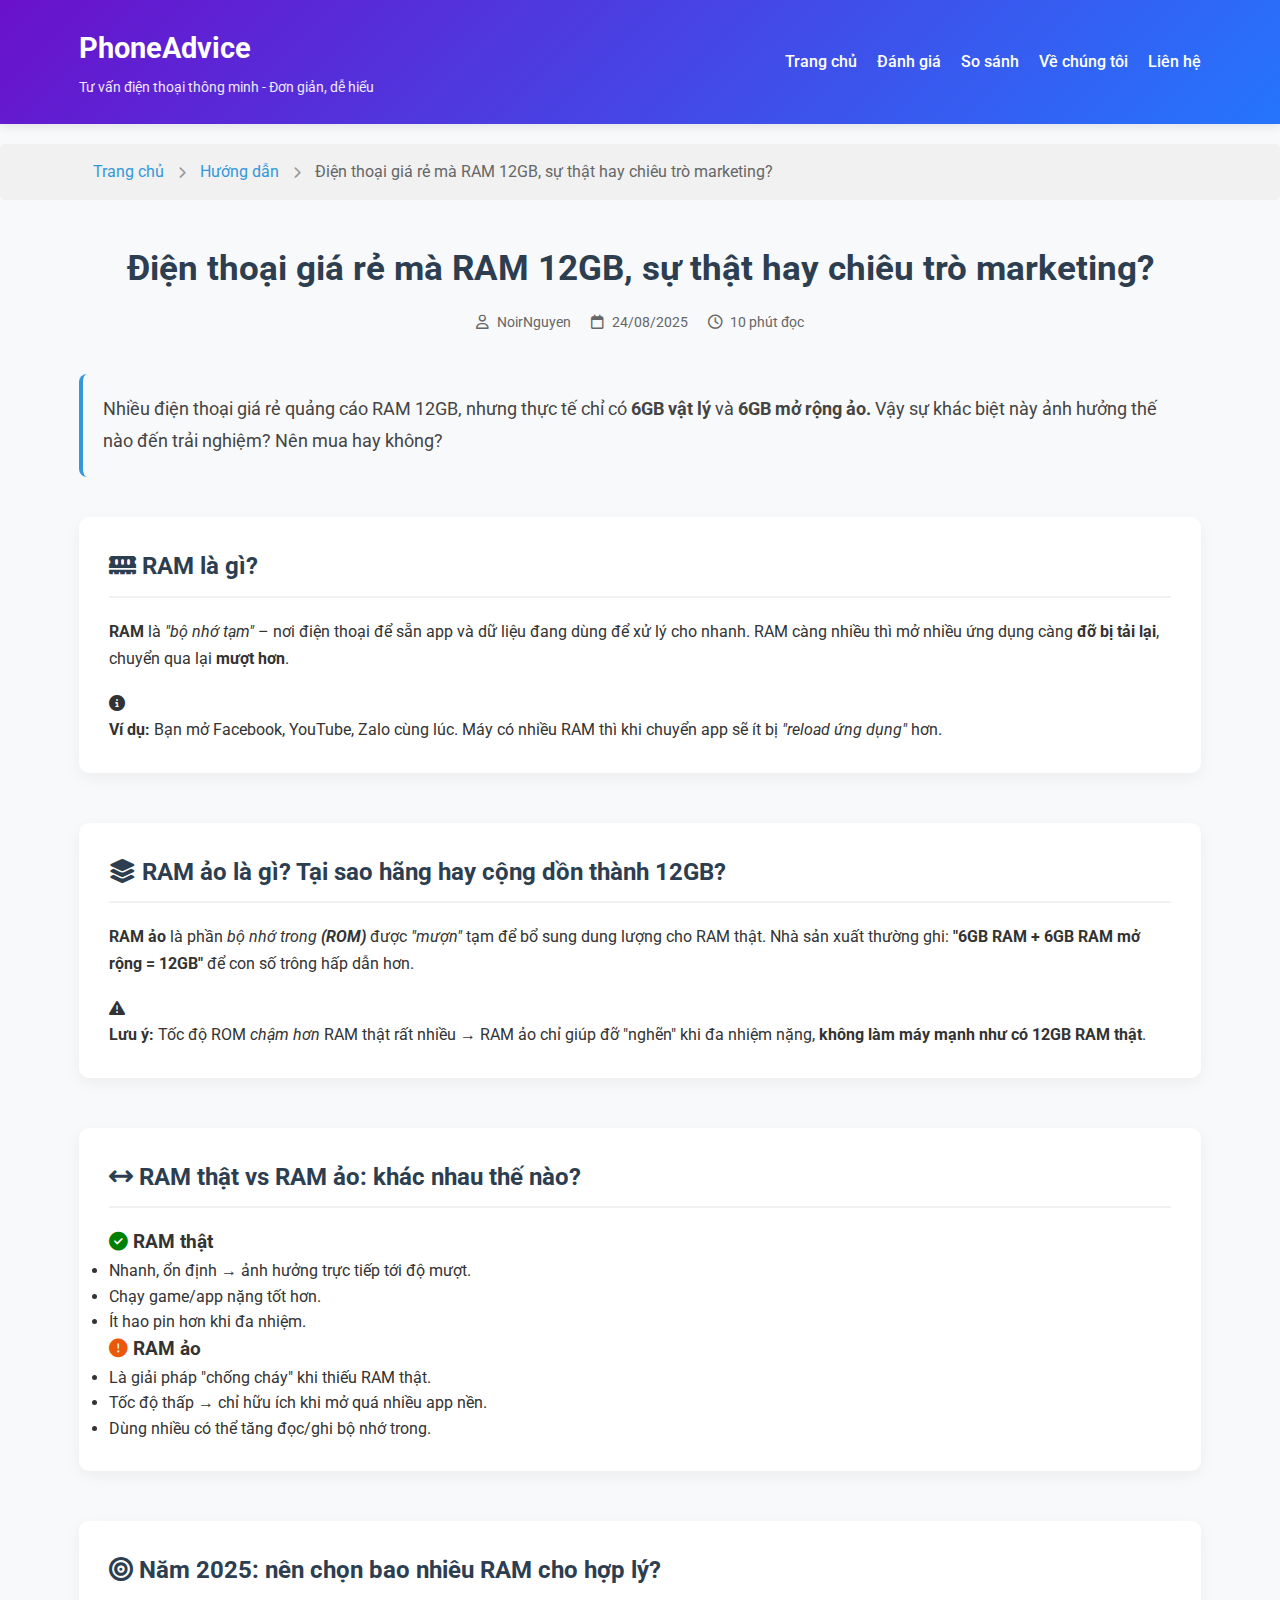
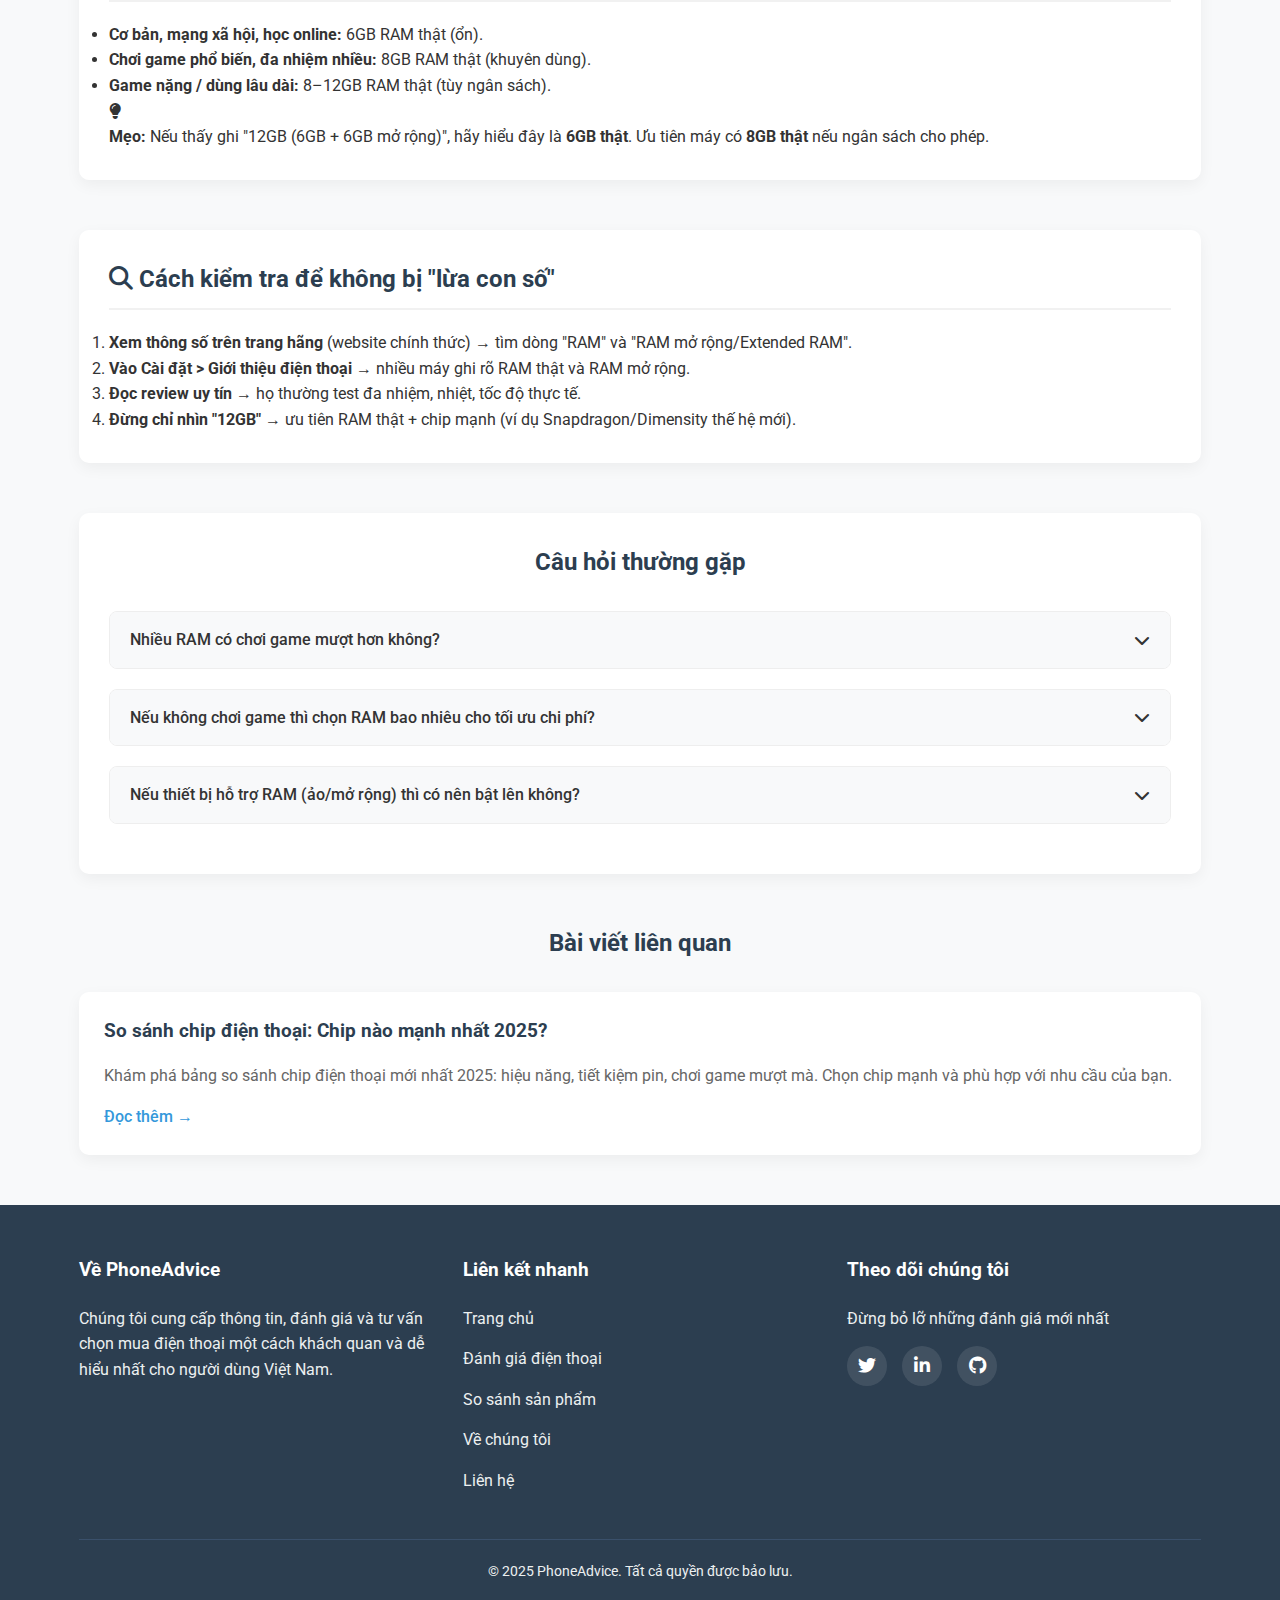
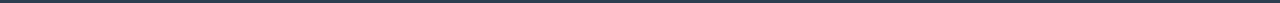
<file: htmls/ram-that-ao.html>
<!DOCTYPE html>
<html lang="vi">
<head>
    <meta charset="UTF-8">
    <meta name="viewport" content="width=device-width, initial-scale=1.0">
    <meta name="description" content="5 tiêu chí quan trọng khi chọn mua điện thoại giá rẻ cấu hình cao. Hướng dẫn chi tiết giúp người dùng không chuyên dễ dàng lựa chọn smartphone phù hợp.">
    <meta name="keywords" content="điện thoại giá rẻ, chọn điện thoại, tiêu chí mua điện thoại, smartphone giá rẻ, cấu hình điện thoại">
    <meta name="author" content="PhoneAdvice">
    <title>5 Tiêu Chí Quan Trọng Khi Chọn Điện Thoại Giá Rẻ | PhoneAdvice</title>
    <link href="https://fonts.googleapis.com/css2?family=Roboto:wght@400;500;700&display=swap" rel="stylesheet">
    <link rel="stylesheet" href="https://cdnjs.cloudflare.com/ajax/libs/font-awesome/6.4.0/css/all.min.css">
    <link rel="stylesheet" href="../css/5-tieu-chi.css">
    <link rel="stylesheet" href="../css/global-text.css">
    <!-- Google tag (gtag.js) -->
<script async src="https://www.googletagmanager.com/gtag/js?id=G-1YHBVR3V7J"></script>
<script>
  window.dataLayer = window.dataLayer || [];
  function gtag(){ dataLayer.push(arguments); }
  gtag('js', new Date());

  // Measurement ID của bạn
  gtag('config', 'G-1YHBVR3V7J', { 'send_page_view': true });
</script>
</head>
<body>
    <!-- Header ( Phần mở đầu ) -->
    <header>
        <div class="container">
            <div class="logo">
                <h1>PhoneAdvice</h1>
                <p>Tư vấn điện thoại thông minh - Đơn giản, dễ hiểu</p>
            </div>
            <nav>
                <ul>
                    <li><a href="../index.html">Trang chủ</a></li>
                    <li><a href="coming-soon.html">Đánh giá</a></li>
                    <li><a href="coming-soon.html">So sánh</a></li>
                    <li><a href="ve-chung-toi.html">Về chúng tôi</a></li>
                    <li><a href="contact.html">Liên hệ</a></li>
                </ul>
            </nav>
        </div>
    </header>

    <!-- Breadcrumb ( Dây mỳ vụn ) -->
    <div class="breadcrumb">
        <div class="container">
            <a href="../index.html">Trang chủ</a>
            <i class="fas fa-chevron-right"></i>
            <a href="#">Hướng dẫn</a>
            <i class="fas fa-chevron-right"></i>
            <span>Điện thoại giá rẻ mà RAM 12GB, sự thật hay chiêu trò marketing?</span>
        </div>
    </div>

    <!-- Main content ( Nội dung chính ) -->
    <main class="container">
        <article>
            <div class="article-header">
                <h1>Điện thoại giá rẻ mà RAM 12GB, sự thật hay chiêu trò marketing?</h1>
                <div class="meta">
                    <span><i class="far fa-user"></i> NoirNguyen</span>
                    <span><i class="far fa-calendar"></i> 24/08/2025</span>
                    <span><i class="far fa-clock"></i> 10 phút đọc</span>
                </div>
            </div>
            <p class="intro">Nhiều điện thoại giá rẻ quảng cáo RAM 12GB, nhưng thực tế chỉ có<b> 6GB vật lý</b> và <b>6GB mở rộng ảo.</b> Vậy sự khác biệt này ảnh hưởng thế nào đến trải nghiệm? Nên mua hay không?</p>
            
            <section class="criteria">
                <h2><i class="fa-solid fa-memory"></i> RAM là gì?</h2>
                <p><b>RAM</b> là <i>"bộ nhớ tạm"</i> – nơi điện thoại để sẵn app và dữ liệu đang dùng để xử lý cho nhanh. RAM càng nhiều thì mở nhiều ứng dụng càng <b>đỡ bị tải lại</b>, chuyển qua lại <b>mượt hơn</b>.</p>
                <div class="note">
                    <i class="fa-solid fa-circle-info"></i>
                    <div><b>Ví dụ:</b> Bạn mở Facebook, YouTube, Zalo cùng lúc. Máy có nhiều RAM thì khi chuyển app sẽ ít bị<i> "reload ứng dụng"</i> hơn.</div>
                </div>
            </section>

            <section class="criteria">
                <h2><i class="fa-solid fa-layer-group"></i> RAM ảo là gì? Tại sao hãng hay cộng dồn thành 12GB?</h2>
                <p><b>RAM ảo</b> là phần <i>bộ nhớ trong<b> (ROM)</b></i> được <i>"mượn"</i> tạm để bổ sung dung lượng cho RAM thật. Nhà sản xuất thường ghi: <b>"6GB RAM + 6GB RAM mở rộng = 12GB"</b> để con số trông hấp dẫn hơn.</p>
                <div class="warn">
                    <i class="fa-solid fa-triangle-exclamation"></i>
                    <div><b>Lưu ý:</b> Tốc độ ROM <i>chậm hơn</i> RAM thật rất nhiều → RAM ảo chỉ giúp đỡ "nghẽn" khi đa nhiệm nặng, <b>không làm máy mạnh như có 12GB RAM thật</b>.</div>
                </div>
            </section>

            <section class="criteria">
                <h2><i class="fa-solid fa-arrows-left-right"></i> RAM thật vs RAM ảo: khác nhau thế nào?</h2>
                <div class="proscons">      	
                    <div class="card">
                        <h3><i class="fa-solid fa-check-circle" style="color:green"></i> RAM thật</h3>
                        <ul class="checklist">
                            <li>Nhanh, ổn định → ảnh hưởng trực tiếp tới độ mượt.</li>
                            <li>Chạy game/app nặng tốt hơn.</li>
                            <li>Ít hao pin hơn khi đa nhiệm.</li>
                        </ul>
                    </div>
                    <div class="card">
                        <h3><i class="fa-solid fa-circle-exclamation" style="color:#EA580C"></i> RAM ảo</h3>
                        <ul class="checklist">
                            <li>Là giải pháp "chống cháy" khi thiếu RAM thật.</li>
                            <li>Tốc độ thấp → chỉ hữu ích khi mở quá nhiều app nền.</li>
                            <li>Dùng nhiều có thể tăng đọc/ghi bộ nhớ trong.</li>
                        </ul>
                    </div>
                </div>
            </section>

            <section class="criteria">
                <h2><i class="fa-solid fa-bullseye"></i> Năm 2025: nên chọn bao nhiêu RAM cho hợp lý?</h2>
                <ul>
                    <li><b>Cơ bản, mạng xã hội, học online:</b> 6GB RAM thật (ổn).</li>
                    <li><b>Chơi game phổ biến, đa nhiệm nhiều:</b> 8GB RAM thật (khuyên dùng).</li>
                    <li><b>Game nặng / dùng lâu dài:</b> 8–12GB RAM thật (tùy ngân sách).</li>
                </ul>
                <div class="tip">
                    <i class="fa-solid fa-lightbulb"></i>
                    <div><b>Mẹo:</b> Nếu thấy ghi "12GB (6GB + 6GB mở rộng)", hãy hiểu đây là <b>6GB thật</b>. Ưu tiên máy có <b>8GB thật</b> nếu ngân sách cho phép.</div>
                </div>
            </section>

            <section class="criteria">
                <h2><i class="fa-solid fa-magnifying-glass"></i> Cách kiểm tra để không bị "lừa con số"</h2>
                <ol>
                    <li><b>Xem thông số trên trang hãng</b> (website chính thức) → tìm dòng "RAM" và "RAM mở rộng/Extended RAM".</li>
                    <li><b>Vào Cài đặt &gt; Giới thiệu điện thoại</b> → nhiều máy ghi rõ RAM thật và RAM mở rộng.</li>
                    <li><b>Đọc review uy tín</b> → họ thường test đa nhiệm, nhiệt, tốc độ thực tế.</li>
                    <li><b>Đừng chỉ nhìn "12GB"</b> → ưu tiên RAM thật + chip mạnh (ví dụ Snapdragon/Dimensity thế hệ mới).</li>
                </ol>
            </section>
            
            <!-- FAQ ( Câu hỏi ) -->
            <section class="faq">
                <h2>Câu hỏi thường gặp</h2>
                <div class="faq-item">
                    <div class="faq-question">
                        <span>Nhiều RAM có chơi game mượt hơn không?</span>
                        <i class="fas fa-chevron-down"></i>
                    </div>
                    <div class="faq-answer">
                        <p>Ram cũng là một yếu tố góp phần tăng sự mượt mà nhưng chủ yếu phần lớn đến từ CPU ( Chip ) vì Ram nhiều mà chip yếu thì cũng không cho ra trải nghiệm mượt mà và ngược lại.</p>
                    </div>
                </div>
                <div class="faq-item">
                    <div class="faq-question">
                        <span>Nếu không chơi game thì chọn RAM bao nhiêu cho tối ưu chi phí?</span>
                        <i class="fas fa-chevron-down"></i>
                    </div>
                    <div class="faq-answer">
                        <p>Nếu nhu cầu của bạn không chơi game mà chỉ sử dụng các tác vụ cơ bản như<b> Facebook, Zalo, TikTok, Youtube </b>thì chỉ cần chọn RAM từ 3GB - 6GB đỗ lại để tiết kiệm chi phí nhất có thể.</p>
                    </div>
                </div>
                <div class="faq-item">
                    <div class="faq-question">
                        <span>Nếu thiết bị hỗ trợ RAM (ảo/mở rộng) thì có nên bật lên không?</span>
                        <i class="fas fa-chevron-down"></i>
                    </div>
                    <div class="faq-answer">
                        <p>Đa phần là không cần thiết bật vì RAM ảo lấy bộ nhớ <i>( ROM )</i> làm RAM tạm thời nên thiết bị sẽ nhanh nóng và chậm hơn và có nhiều trường hợp RAM (ảo/mở rộng) thực sự không có tác dụng đáng kể.</p>
                    </div>
                </div>
            </section>
            
            <!-- Related articles ( Bài viết liên quan ) -->
            <section class="guide-list"> 
                <h2>Bài viết liên quan</h2>
                <div class="guide-card">
                    <h3>So sánh chip điện thoại: Chip nào mạnh nhất 2025?</h3>
                    <p>Khám phá bảng so sánh chip điện thoại mới nhất 2025: hiệu năng, tiết kiệm pin, chơi game mượt mà. Chọn chip mạnh và phù hợp với nhu cầu của bạn.</p>
                    <a href="so-sanh-chip.html">Đọc thêm →</a>
                </div>
            </section>
        </article>
    </main>

    <!-- Footer ( phần chân hoặc phần cuối ) -->
    <footer>
        <div class="container">
            <div class="footer-content">
                <div class="footer-section">
                    <h3>Về PhoneAdvice</h3>
                    <p>Chúng tôi cung cấp thông tin, đánh giá và tư vấn chọn mua điện thoại một cách khách quan và dễ hiểu nhất cho người dùng Việt Nam.</p>
                </div>
                <div class="footer-section">
                    <h3>Liên kết nhanh</h3>
                    <a href="../index.html">Trang chủ</a>
                    <a href="coming-soon.html">Đánh giá điện thoại</a>
                    <a href="coming-soon.html">So sánh sản phẩm</a>
                    <a href="ve-chung-toi.html">Về chúng tôi</a>
                    <a href="contact.html">Liên hệ</a>
                </div>
                <div class="footer-section">
                    <h3>Theo dõi chúng tôi</h3>
                    <p>Đừng bỏ lỡ những đánh giá mới nhất</p>
                    <div class="social-icons">
                        <a href="https://x.com/noir_nguyenn?t=OsfQvOGgyxbbs-aj8yA9kA&s=09"><i class="fab fa-twitter"></i></a>
                        <a href="https://www.linkedin.com/in/trong-nguyen-le-627067384/"><i class="fab fa-linkedin-in"></i></a>
                        <a href="https://github.com/NoirNguyen2007"><i class="fab fa-github"></i></a>
                    </div>
                </div>
            </div>
            <div class="footer-bottom">
                <p>&copy; 2025 PhoneAdvice. Tất cả quyền được bảo lưu.</p>
            </div>
        </div>
    </footer>

    <script>
        // FAQ toggle ( Bật tắt javascript )
        document.querySelectorAll('.faq-question').forEach(question => {
            question.addEventListener('click', () => {
                const item = question.parentElement;
                item.classList.toggle('faq-active');
            });
        });
    </script>
</body>
</html>
</file>
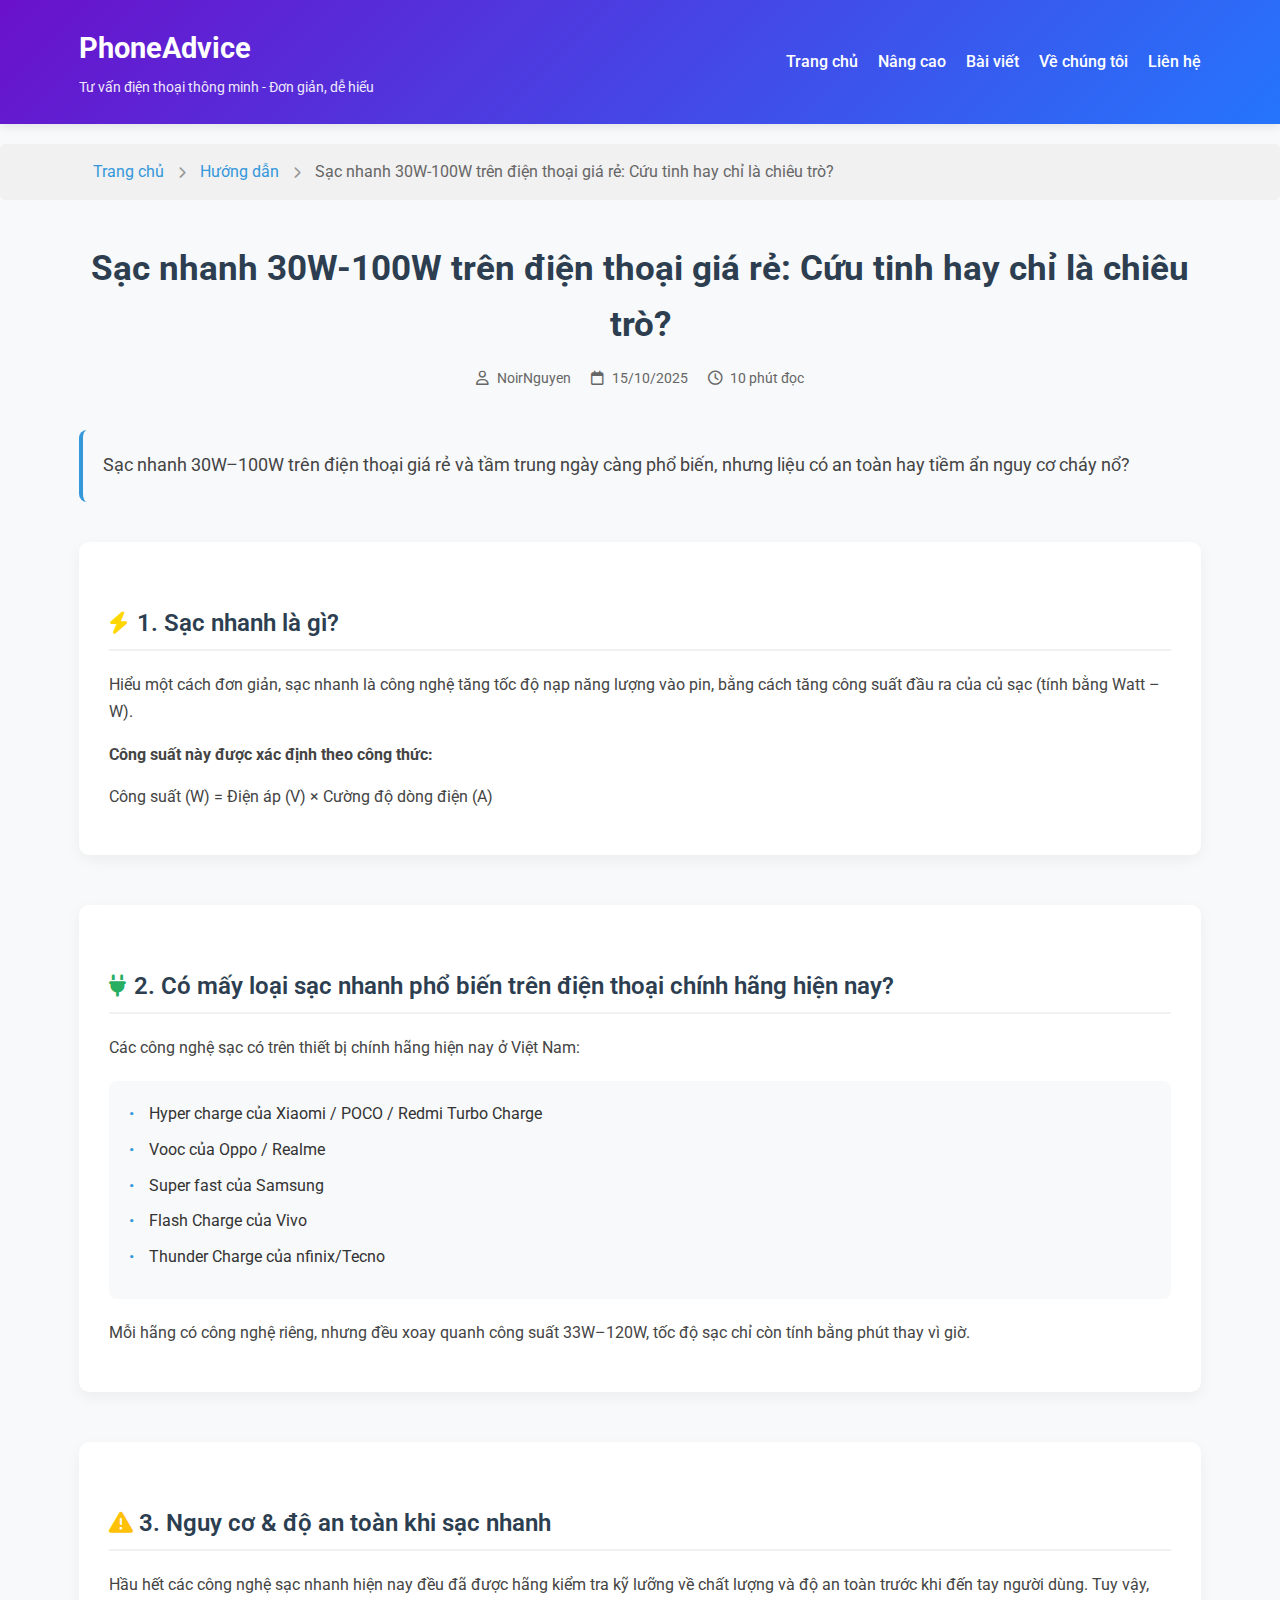
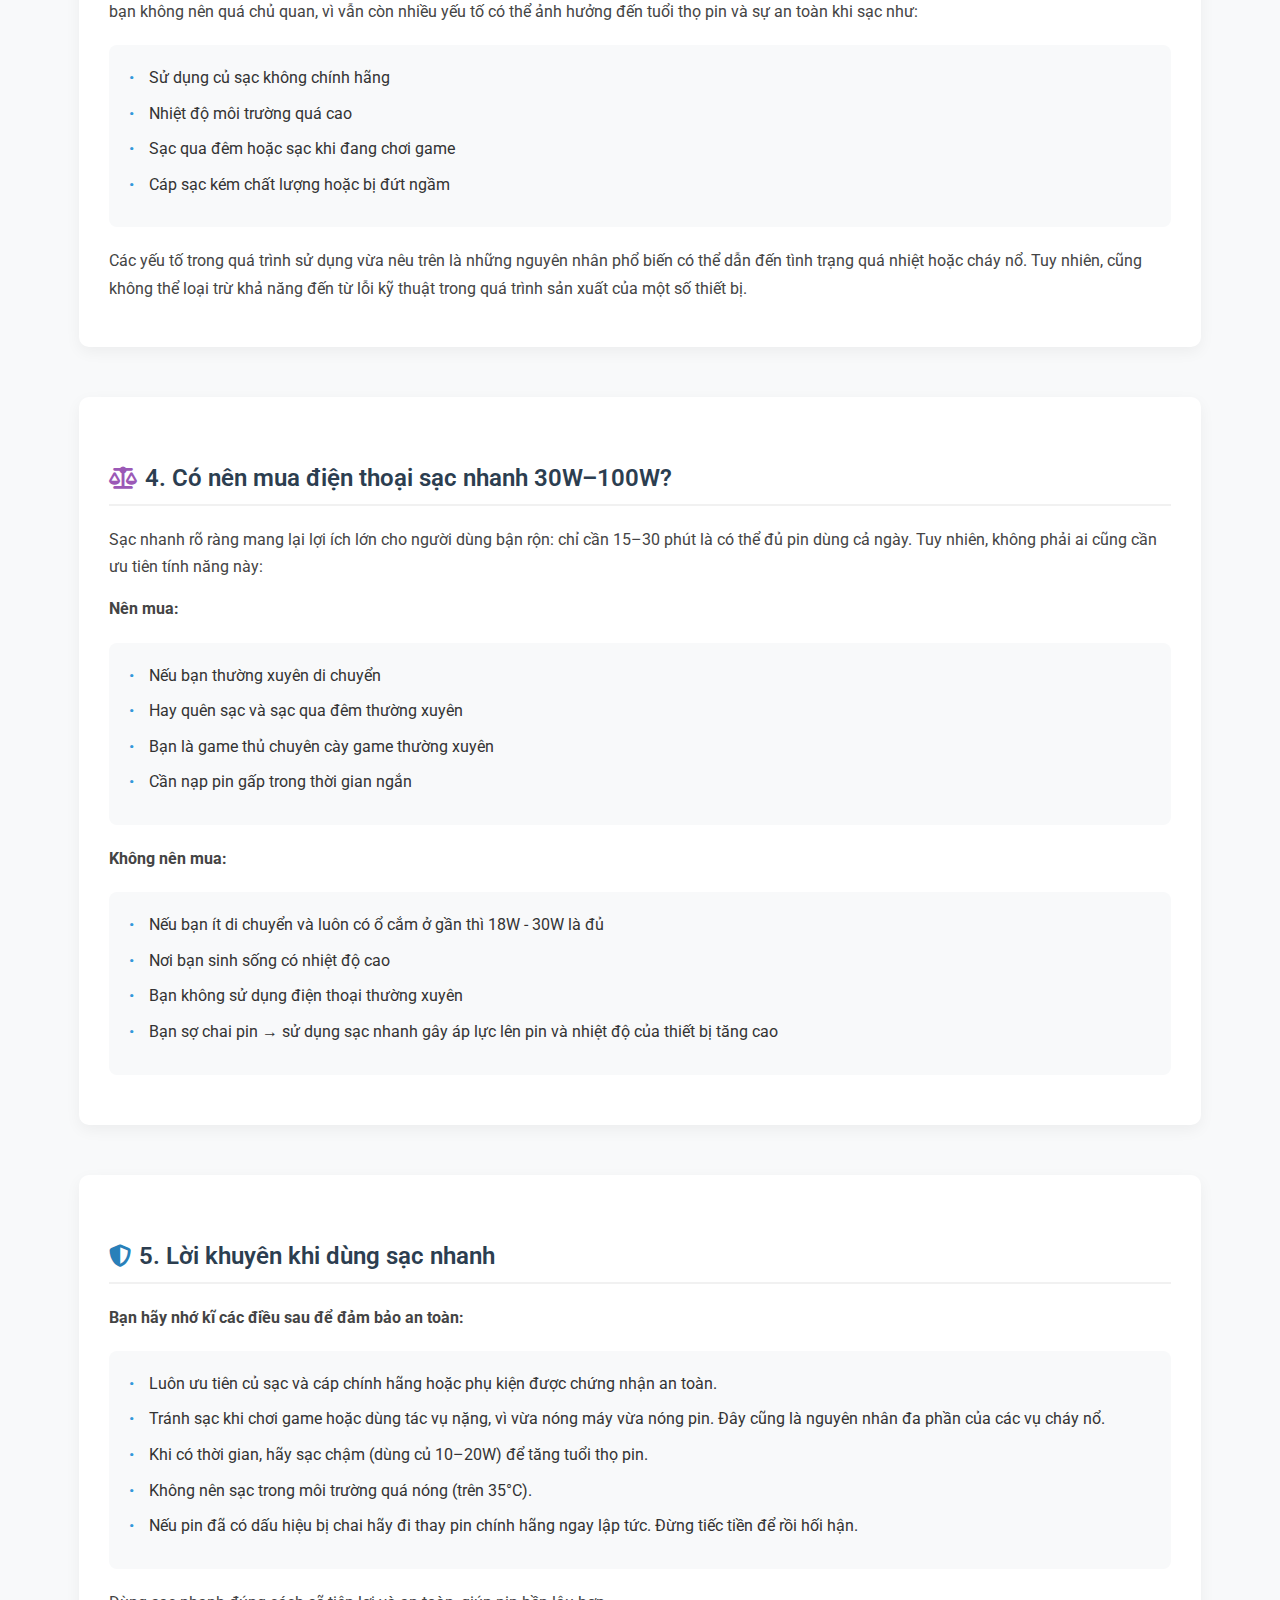
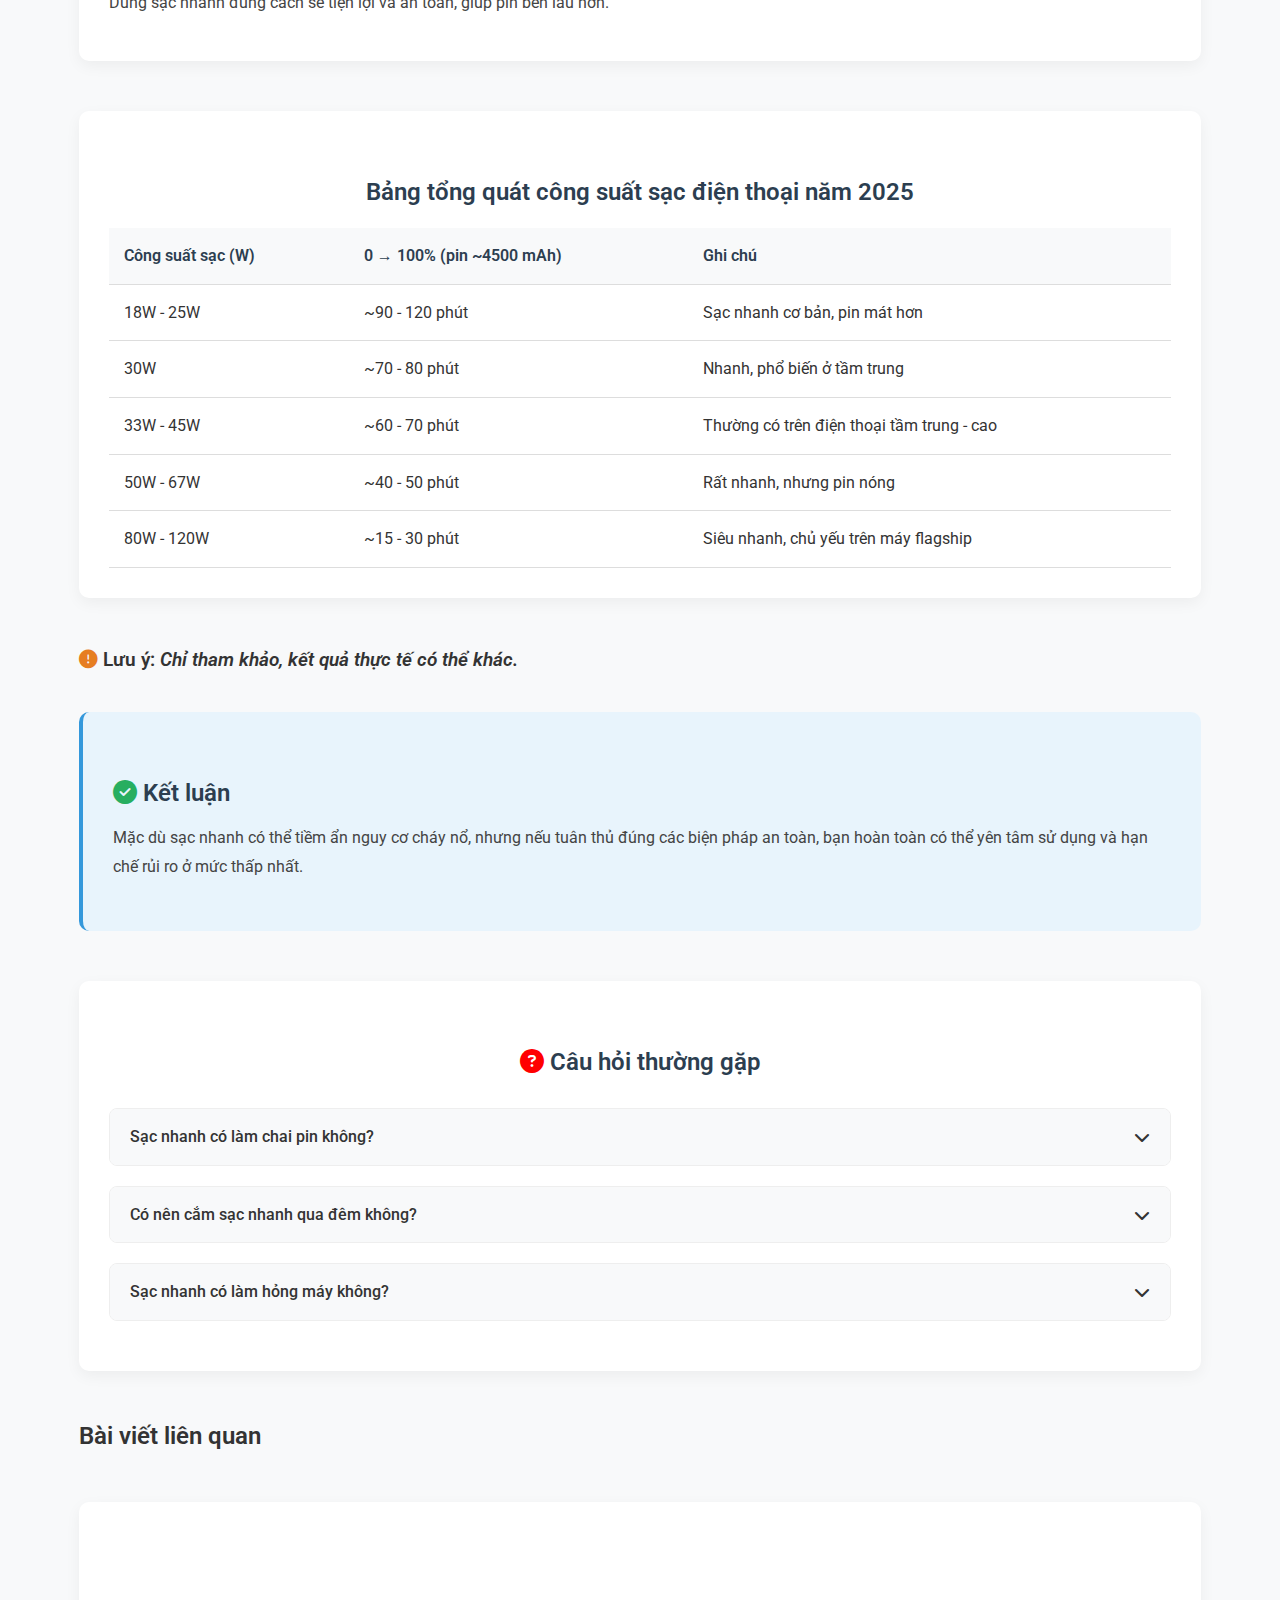
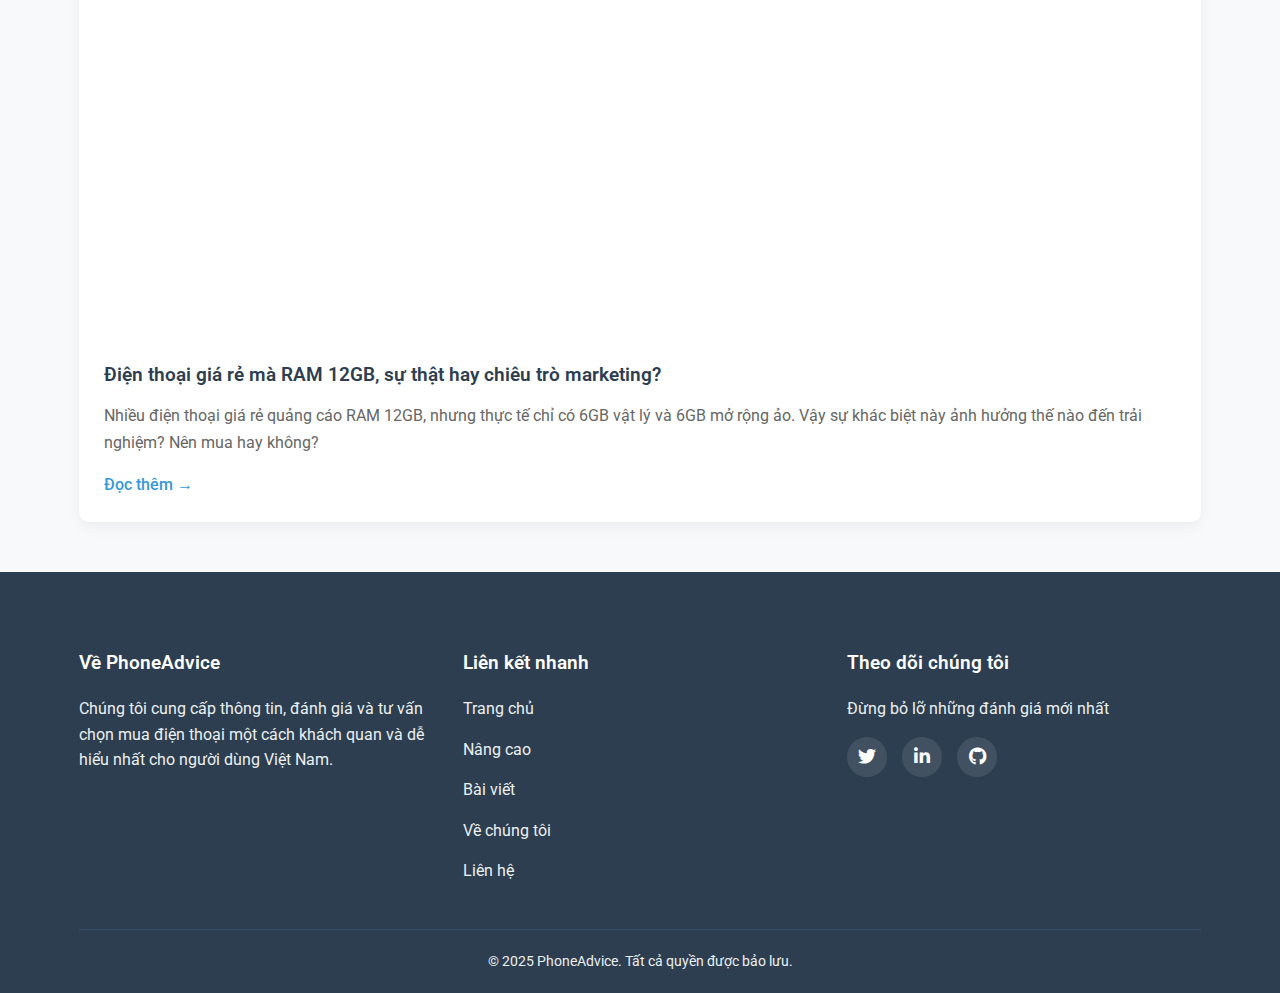
<file: htmls/sac-nhanh.html>
<!DOCTYPE html>
<html lang="vi">
<head>
    <meta charset="UTF-8">
    <meta name="viewport" content="width=device-width, initial-scale=1.0">
    
    <title>Sạc nhanh 30W-100W trên điện thoại giá rẻ: Cứu tinh hay chỉ là chiêu trò? | PhoneAdvice</title>
    
    <!-- Meta SEO -->
    <meta name="description" content="Sạc nhanh 30W-100W trên điện thoại giá rẻ có thực sự an toàn hay chỉ là chiêu trò marketing? Phân tích chi tiết giúp bạn chọn smartphone phù hợp và bền pin.">
    <meta name="keywords" content="sạc nhanh 30W-100W, sạc nhanh có hại pin không, điện thoại giá rẻ, smartphone Việt Nam, tư vấn chọn điện thoại">
    <meta name="author" content="PhoneAdvice">
    <meta name="robots" content="index, follow">
    
    <!-- Canonical -->
    <link rel="canonical" href="https://noirnguyen2007.github.io/PhoneAdvice/htmls/sac-nhanh.html">
    
    <!-- Favicon & Fonts -->
    <link rel="icon" href="../favicon/favicon.ico" type="image/x-icon">
    <link href="https://fonts.googleapis.com/css2?family=Roboto:wght@400;500;700&display=swap" rel="stylesheet">
    <link rel="stylesheet" href="https://cdnjs.cloudflare.com/ajax/libs/font-awesome/6.4.0/css/all.min.css">
    <link rel="stylesheet" href="../css/5-tieu-chi.css">
    <link rel="stylesheet" href="../css/typography.css">
    
    <!-- Open Graph -->
    <meta property="og:title" content="Sạc nhanh 30W-100W trên điện thoại giá rẻ: Cứu tinh hay chỉ là chiêu trò? | PhoneAdvice">
    <meta property="og:description" content="Sạc nhanh 30W-100W trên điện thoại giá rẻ có thực sự an toàn hay chỉ là chiêu trò marketing? Phân tích chi tiết giúp bạn chọn smartphone phù hợp và bền pin.">
    <meta property="og:type" content="article">
    <meta property="og:url" content="https://noirnguyen2007.github.io/PhoneAdvice/htmls/sac-nhanh.html"> 
    <meta property="og:image" content="https://noirnguyen2007.github.io/PhoneAdvice/images/PhoneAdvice.webp">
    <meta property="og:image:width" content="1200">
    <meta property="og:image:height" content="630">
    <meta property="og:site_name" content="PhoneAdvice">
    <meta property="og:locale" content="vi_VN">
    
    <!-- Twitter Card -->
    <meta name="twitter:card" content="summary_large_image">
    <meta name="twitter:title" content="Sạc nhanh 30W-100W trên điện thoại giá rẻ: Cứu tinh hay chỉ là chiêu trò? | PhoneAdvice">
    <meta name="twitter:description" content="Sạc nhanh 30W-100W trên điện thoại giá rẻ có thực sự an toàn hay chỉ là chiêu trò marketing? Phân tích chi tiết giúp bạn chọn smartphone phù hợp và bền pin.">
    <meta name="twitter:image" content="https://noirnguyen2007.github.io/PhoneAdvice/images/PhoneAdvice.webp"> 
    
    <!-- Schema Markup cho Article -->
    <script type="application/ld+json">
    {
      "@context": "https://schema.org",
      "@type": "Article",
      "headline": "Sạc nhanh 30W-100W trên điện thoại giá rẻ: Cứu tinh hay chỉ là chiêu trò?",
      "articleSection": "Tư vấn mua điện thoại",
      "author": {
        "@type": "Person",
        "name": "NoirNguyen",
        "url": "https://noirnguyen2007.github.io/PhoneAdvice/htmls/contact.html"
      },
      "datePublished": "2025-09-24T00:00+07:00",
      "dateModified": "2025-10-10T00:00+07:00",
      "publisher": {
        "@type": "Organization",
        "name": "PhoneAdvice",
        "logo": {
          "@type": "ImageObject",
          "url": "https://noirnguyen2007.github.io/PhoneAdvice/images/logo.webp",
          "width": 512,
          "height": 512
        }
      },
      "description": "Sạc nhanh 30W-100W trên điện thoại giá rẻ có thực sự an toàn hay chỉ là chiêu trò marketing? Phân tích chi tiết giúp bạn chọn smartphone phù hợp và bền pin.",
      "mainEntityOfPage": {
        "@type": "WebPage",
        "@id": "https://noirnguyen2007.github.io/PhoneAdvice/htmls/sac-nhanh.html"
      },
      "image": {
        "@type": "ImageObject",
        "url": "https://noirnguyen2007.github.io/PhoneAdvice/images/sac-nhanh.webp",
        "height": 630,
        "width": 1200
      }
    }
    </script>
 
    <!-- Schema cho FAQ -->
    <script type="application/ld+json">
    {
      "@context": "https://schema.org",
      "@type": "FAQPage",
      "mainEntity": [
        {
          "@type": "Question",
          "name": "Sạc nhanh có làm chai pin không?",
          "acceptedAnswer": {
            "@type": "Answer",
            "text": "Sạc nhanh có thể khiến pin nóng hơn bình thường, nhưng các điện thoại hiện nay đều có mạch quản lý nhiệt và dòng điện thông minh, nên nếu bạn dùng sạc chính hãng, pin sẽ không bị chai nhanh đáng kể. Chai pin chủ yếu do nhiệt độ cao kéo dài hoặc vừa sạc vừa dùng quá nhiều."
          }
        },
        {
          "@type": "Question",
          "name": "Có nên cắm sạc nhanh qua đêm không?",
          "acceptedAnswer": {
            "@type": "Answer",
            "text": "Về cơ bản, vẫn có thể sạc qua đêm vì điện thoại hiện đại có cơ chế ngắt dòng khi đầy pin. Tuy nhiên, để pin bền hơn, bạn nên sạc ở nơi thoáng mát, không để máy quá nóng, và không dùng ốp quá dày khi sạc."
          }
        },
        {
          "@type": "Question",
          "name": "Sạc nhanh có làm hỏng máy không?",
          "acceptedAnswer": {
            "@type": "Answer",
            "text": "Không — nếu bạn dùng bộ sạc đúng chuẩn (chính hãng hoặc có chứng nhận an toàn). Nguy cơ hỏng máy chỉ xảy ra khi dùng cáp – củ sạc kém chất lượng, không tương thích hoặc khi pin đã xuống cấp nghiêm trọng."
          }
        }
      ]
    }
    </script>
    
    <!-- Google tag (gtag.js) -->
    <script>
  function loadAnalytics() {
    if (window.gtagLoaded) return;
    window.gtagLoaded = true;

    var gtagScript = document.createElement('script');
    gtagScript.src = "https://www.googletagmanager.com/gtag/js?id=G-1YHBVR3V7J";
    gtagScript.async = true;
    document.head.appendChild(gtagScript);

    window.dataLayer = window.dataLayer || [];
    function gtag(){ dataLayer.push(arguments); }
    gtag('js', new Date());
    gtag('config', 'G-1YHBVR3V7J', { 'send_page_view': true });
  }

  window.addEventListener('scroll', loadAnalytics, { once: true });
  window.addEventListener('mousemove', loadAnalytics, { once: true });
  window.addEventListener('touchstart', loadAnalytics, { once: true });
</script>
</head>
<body>
	
    <!-- Header ( Phần mở đầu ) -->
    <header>
        <div class="container">
            <div class="logo">
                <h1>PhoneAdvice</h1>
                <p>Tư vấn điện thoại thông minh - Đơn giản, dễ hiểu</p>
            </div>
            <nav>
                <ul>
                    <li><a href="../index.html">Trang chủ</a></li>
                    <li><a href="service.html">Nâng cao</a></li>
                    <li><a href="bai-viet.html">Bài viết</a></li>
                    <li><a href="ve-chung-toi.html">Về chúng tôi</a></li>
                    <li><a href="contact.html">Liên hệ</a></li>
                </ul>
            </nav>
        </div>
    </header>

    <!-- Breadcrumb ( Dây mỳ vụn ) -->
    <div class="breadcrumb">
        <div class="container">
            <a href="../index.html">Trang chủ</a>
            <i class="fas fa-chevron-right"></i>
            <a href="#">Hướng dẫn</a>
            <i class="fas fa-chevron-right"></i>
            <span>Sạc nhanh 30W-100W trên điện thoại giá rẻ: Cứu tinh hay chỉ là chiêu trò?</span>
        </div>
    </div>

    <!-- Main content ( Nội dung chính ) -->
    <main class="container">
        <article>
            <div class="article-header">
                <h1>Sạc nhanh 30W-100W trên điện thoại giá rẻ: Cứu tinh hay chỉ là chiêu trò?</h1>
                <div class="meta">
                    <span><i class="far fa-user"></i> NoirNguyen</span>
                    <span><i class="far fa-calendar"></i> 15/10/2025</span>
                    <span><i class="far fa-clock"></i> 10 phút đọc</span>
                </div>
            </div>
            <p class="intro">Sạc nhanh 30W–100W trên điện thoại giá rẻ và tầm trung ngày càng phổ biến, nhưng liệu có an toàn hay tiềm ẩn nguy cơ cháy nổ? </p>

            <section class="criteria">
                <h2><i class="fas fa-bolt" style="color:#FFD700; font-size:1.4rem; margin-right:8px;"></i>1. Sạc nhanh là gì?</h2>
                <div class="criteria-content">
                    <div class="criteria-text">
                    <p>Hiểu một cách đơn giản, sạc nhanh là công nghệ tăng tốc độ nạp năng lượng vào pin, bằng cách tăng công suất đầu ra của củ sạc (tính bằng Watt – W).</p>
                    <p><b>Công suất này được xác định theo công thức:</b></p>
                    <p>Công suất (W) = Điện áp (V) × Cường độ dòng điện (A)</p>
                  </div>
                </div>
            </section>

            <section class="criteria">
                <h2><i class="fas fa-plug" style="color:#27ae60; font-size:1.4rem; margin-right:8px;"></i>2. Có mấy loại sạc nhanh phổ biến trên điện thoại chính hãng hiện nay?</h2>
                <div class="criteria-content">
                    <div class="criteria-text">
                        <p>Các công nghệ sạc có trên thiết bị chính hãng hiện nay ở Việt Nam: </p>
                        <div class="criteria-list">
                            <ul>
                                <li>Hyper charge của Xiaomi / POCO / Redmi Turbo Charge</li>
                                <li>Vooc của Oppo / Realme</li>
                                <li>Super fast của Samsung</li>
                                <li>Flash Charge của Vivo</li>
                                <li>Thunder Charge của nfinix/Tecno</li>
                            </ul>
                        </div>
                        <p>Mỗi hãng có công nghệ riêng, nhưng đều xoay quanh công suất 33W–120W, tốc độ sạc chỉ còn tính bằng phút thay vì giờ.</p>  
                        </div>
                     </div>
            </section>

            <section class="criteria">
                <h2><i class="fa-solid fa-triangle-exclamation" style="color:#FFC107;"></i> 3. Nguy cơ & độ an toàn khi sạc nhanh</h2>
                <div class="criteria-content">
                    <div class="criteria-text">
                        <p>Hầu hết các công nghệ sạc nhanh hiện nay đều đã được hãng kiểm tra kỹ lưỡng về chất lượng và độ an toàn trước khi đến tay người dùng. Tuy vậy, bạn không nên quá chủ quan, vì vẫn còn nhiều yếu tố có thể ảnh hưởng đến tuổi thọ pin và sự an toàn khi sạc như:</p>
                        <div class="criteria-list">
                            <ul>
                                <li>Sử dụng củ sạc không chính hãng</li>
                                <li>Nhiệt độ môi trường quá cao</li>
                                <li>Sạc qua đêm hoặc sạc khi đang chơi game</li>
                                <li>Cáp sạc kém chất lượng hoặc bị đứt ngầm</li>
                            </ul>
                        </div>
                        <p>Các yếu tố trong quá trình sử dụng vừa nêu trên là những nguyên nhân phổ biến có thể dẫn đến tình trạng quá nhiệt hoặc cháy nổ. Tuy nhiên, cũng không thể loại trừ khả năng đến từ lỗi kỹ thuật trong quá trình sản xuất của một số thiết bị.</p>
                         </div>
                          </div>
            </section>
            
            <section class="criteria">
                <h2><i class="fa-solid fa-balance-scale" style="color:#9b59b6; font-size:1.4rem; margin-right:8px;"></i>4. Có nên mua điện thoại sạc nhanh 30W–100W?</h2>
                <div class="criteria-content">
                    <div class="criteria-text">
                        <p>Sạc nhanh rõ ràng mang lại lợi ích lớn cho người dùng bận rộn: chỉ cần 15–30 phút là có thể đủ pin dùng cả ngày. Tuy nhiên, không phải ai cũng cần ưu tiên tính năng này:</p>
                        <p><b>Nên mua:</b></p>
                        <div class="criteria-list">
                            <ul>
                                <li>Nếu bạn thường xuyên di chuyển</li>
                                <li>Hay quên sạc và sạc qua đêm thường xuyên</li>
                                <li>Bạn là game thủ chuyên cày game thường xuyên</li>
                                <li>Cần nạp pin gấp trong thời gian ngắn</li>
                            </ul>
                        </div>
                        <p><b>Không nên mua:</b></p>
                        <div class="criteria-list">
                            <ul>
                                <li>Nếu bạn ít di chuyển và luôn có ổ cắm ở gần thì 18W - 30W là đủ</li>
                                <li>Nơi bạn sinh sống có nhiệt độ cao</li>
                                <li>Bạn không sử dụng điện thoại thường xuyên</li>
                                <li>Bạn sợ chai pin → sử dụng sạc nhanh gây áp lực lên pin và nhiệt độ của thiết bị tăng cao</li>
                            </ul>
                        </div> 
                         </div>
                          </div>
            </section>

            <section class="criteria">
                <h2><i class="fa-solid fa-shield-halved" style="color:#2980b9; font-size:1.4rem; margin-right:8px;"></i>5. Lời khuyên khi dùng sạc nhanh</h2>
                <div class="criteria-content">
                    <div class="criteria-text">
                        <p><b>Bạn hãy nhớ kĩ các điều sau để đảm bảo an toàn:</b></p>
                        <div class="criteria-list">
                            <ul>
                                <li>Luôn ưu tiên củ sạc và cáp chính hãng hoặc phụ kiện được chứng nhận an toàn.</li>
                                <li>Tránh sạc khi chơi game hoặc dùng tác vụ nặng, vì vừa nóng máy vừa nóng pin. Đây cũng là nguyên nhân đa phần của các vụ cháy nổ.</li>
                                <li>Khi có thời gian, hãy sạc chậm (dùng củ 10–20W) để tăng tuổi thọ pin.</li>
                                <li>Không nên sạc trong môi trường quá nóng (trên 35°C).</li>
                                <li>Nếu pin đã có dấu hiệu bị chai hãy đi thay pin chính hãng ngay lập tức. Đừng tiếc tiền để rồi hối hận.</li>
                            </ul>
                        </div>
                        <p>Dùng sạc nhanh đúng cách sẽ tiện lợi và an toàn, giúp pin bền lâu hơn.</p>
                         </div>
                          </div>
            </section>

            <div class="comparison">
                <h2>Bảng tổng quát công suất sạc điện thoại năm 2025</h2>
                <table>
                    <thead>
                        <tr>
                            <th>Công suất sạc (W)</th>
                            <th>0 → 100% (pin ~4500 mAh)</th>
                            <th>Ghi chú</th>
                        </tr>
                    </thead>
                    <tbody>
                        <tr>
                            <td>18W - 25W</td>
                            <td>~90 - 120 phút</td>
                            <td>Sạc nhanh cơ bản, pin mát hơn</td>
                        </tr>
                        <tr>
                            <td>30W</td>
                            <td>~70 - 80 phút</td>
                            <td>Nhanh, phổ biến ở tầm trung</td>
                        </tr>
                        <tr>
                            <td>33W - 45W</td>
                            <td>~60 - 70 phút</td>
                            <td>Thường có trên điện thoại tầm trung - cao</td>
                        </tr>
                        <tr>
                            <td>50W - 67W</td>
                            <td>~40 - 50 phút</td>
                            <td>Rất nhanh, nhưng pin nóng</td>
                        </tr>
                        <tr>
                            <td>80W - 120W</td>
                            <td>~15 - 30 phút</td>
                            <td>Siêu nhanh, chủ yếu trên máy flagship</td>
                        </tr>
                    </tbody>
                </table>
            </div>
            <h3><i class="fas fa-exclamation-circle" style="color:#e67e22;"></i> Lưu ý: <I> Chỉ tham khảo, kết quả thực tế có thể khác.</I></h3>

            <div class="conclusion">
                <h2><i class="fas fa-check-circle" style="color:#27ae60;"></i> Kết luận </h2>
                <p>Mặc dù sạc nhanh có thể tiềm ẩn nguy cơ cháy nổ, nhưng nếu tuân thủ đúng các biện pháp an toàn, bạn hoàn toàn có thể yên tâm sử dụng và hạn chế rủi ro ở mức thấp nhất.</p>
            </div>
        </article>       
        <!-- FAQ ( Câu hỏi  ) -->
        <section class="faq">
            <h2><i class="fas fa-question-circle" style="color:#FF0000;"></i> Câu hỏi thường gặp </h2>
            <div class="faq-item">
                <div class="faq-question">
                    <span>Sạc nhanh có làm chai pin không?</span>
                    <i class="fas fa-chevron-down"></i>
                </div>
                <div class="faq-answer">
                    <p>Sạc nhanh có thể khiến pin nóng hơn bình thường, nhưng các điện thoại hiện nay đều có mạch quản lý nhiệt và dòng điện thông minh, nên nếu bạn dùng sạc chính hãng, pin sẽ không bị chai nhanh đáng kể. Chai pin chủ yếu do nhiệt độ cao kéo dài hoặc vừa sạc vừa dùng quá nhiều.</p>
                </div>
            </div>
            <div class="faq-item">
                <div class="faq-question">
                    <span>Có nên cắm sạc nhanh qua đêm không?</span>
                    <i class="fas fa-chevron-down"></i>
                </div>
                <div class="faq-answer">
                    <p>Về cơ bản, vẫn có thể sạc qua đêm vì điện thoại hiện đại có cơ chế ngắt dòng khi đầy pin. Tuy nhiên, để pin bền hơn, bạn nên sạc ở nơi thoáng mát, không để máy quá nóng, và không dùng ốp quá dày khi sạc.</p>
                </div>
            </div>
            <div class="faq-item">
                <div class="faq-question">
                    <span>Sạc nhanh có làm hỏng máy không?</span>
                    <i class="fas fa-chevron-down"></i>
                </div>
                <div class="faq-answer">
                    <p>Không — nếu bạn dùng bộ sạc đúng chuẩn (chính hãng hoặc có chứng nhận an toàn). Nguy cơ hỏng máy chỉ xảy ra khi dùng cáp – củ sạc kém chất lượng, không tương thích hoặc khi pin đã xuống cấp nghiêm trọng.</p>
                </div>
            </div>
        </section>
        
        <!-- Related articles ( Bài viết liên quan ) -->
        <section class="guide-grid">  <!--  ( Đã chỉnh sửa  ) -->
            <h2>Bài viết liên quan</h2>
            <div class="guide-list">
                <article class="guide-card">
                 	<img src="../images/ram-that-ao.webp"
                     alt="Điện thoại giá rẻ RAM 12GB - sự thật hay chiêu trò marketing" 
                     title="RAM thật và RAM ảo trên điện thoại"
                     width="600" height="400" loading="lazy">
                    <h3>Điện thoại giá rẻ mà RAM 12GB, sự thật hay chiêu trò marketing?</h3>
                    <p>Nhiều điện thoại giá rẻ quảng cáo RAM 12GB, nhưng thực tế chỉ có 6GB vật lý và 6GB mở rộng ảo. Vậy sự khác biệt này ảnh hưởng thế nào đến trải nghiệm? Nên mua hay không?</p>
                    <a href="ram-that-ao.html">Đọc thêm →</a>
                </article>
                </div>
        </section>
    </main>

    <!-- Footer ( phần kết thúc ) -->
    <footer>
        <div class="container">
            <div class="footer-content">
                <div class="footer-section">
                    <h3>Về PhoneAdvice</h3>
                    <p>Chúng tôi cung cấp thông tin, đánh giá và tư vấn chọn mua điện thoại một cách khách quan và dễ hiểu nhất cho người dùng Việt Nam.</p>
                </div>
                <div class="footer-section">
                    <h3>Liên kết nhanh</h3>
                    <a href="../index.html">Trang chủ</a>
                    <a href="service.html">Nâng cao</a>
                    <a href="bai-viet.html">Bài viết</a>
                    <a href="ve-chung-toi.html">Về chúng tôi</a>
                    <a href="contact.html">Liên hệ</a>
                </div>
                <div class="footer-section">
                    <h3>Theo dõi chúng tôi</h3>
                    <p>Đừng bỏ lỡ những đánh giá mới nhất</p>
                    <div class="social-icons">
                        <a href="https://x.com/noir_nguyenn?t=OsfQvOGgyxbbs-aj8yA9kA&s=09"><i class="fab fa-twitter"></i></a>
                        <a href="https://www.linkedin.com/in/trong-nguyen-le-627067384/"><i class="fab fa-linkedin-in"></i></a>
                        <a href="https://github.com/NoirNguyen2007"><i class="fab fa-github"></i></a>
                    </div>
                </div>
            </div>
            <div class="footer-bottom">
                <p>&copy; 2025 PhoneAdvice. Tất cả quyền được bảo lưu.</p>
            </div>
        </div>
    </footer>

    <script>
        // FAQ toggle ( bật tắt javascript )
        document.querySelectorAll('.faq-question').forEach(question => {
            question.addEventListener('click', () => {
                const item = question.parentElement;
                item.classList.toggle('faq-active');
            });
        });
    </script>
    <script>
    document.querySelectorAll('a[target="_blank"]').forEach(a => {
  const current = a.getAttribute('rel')?.split(' ') || [];
  const set = new Set([...current, 'noopener', 'noreferrer']);
  a.setAttribute('rel', Array.from(set).join(' '));
});
</script>
</body>
</html>
<!-- Cập nhật trạng thái : Đã xác minh ✅  -->
</file>
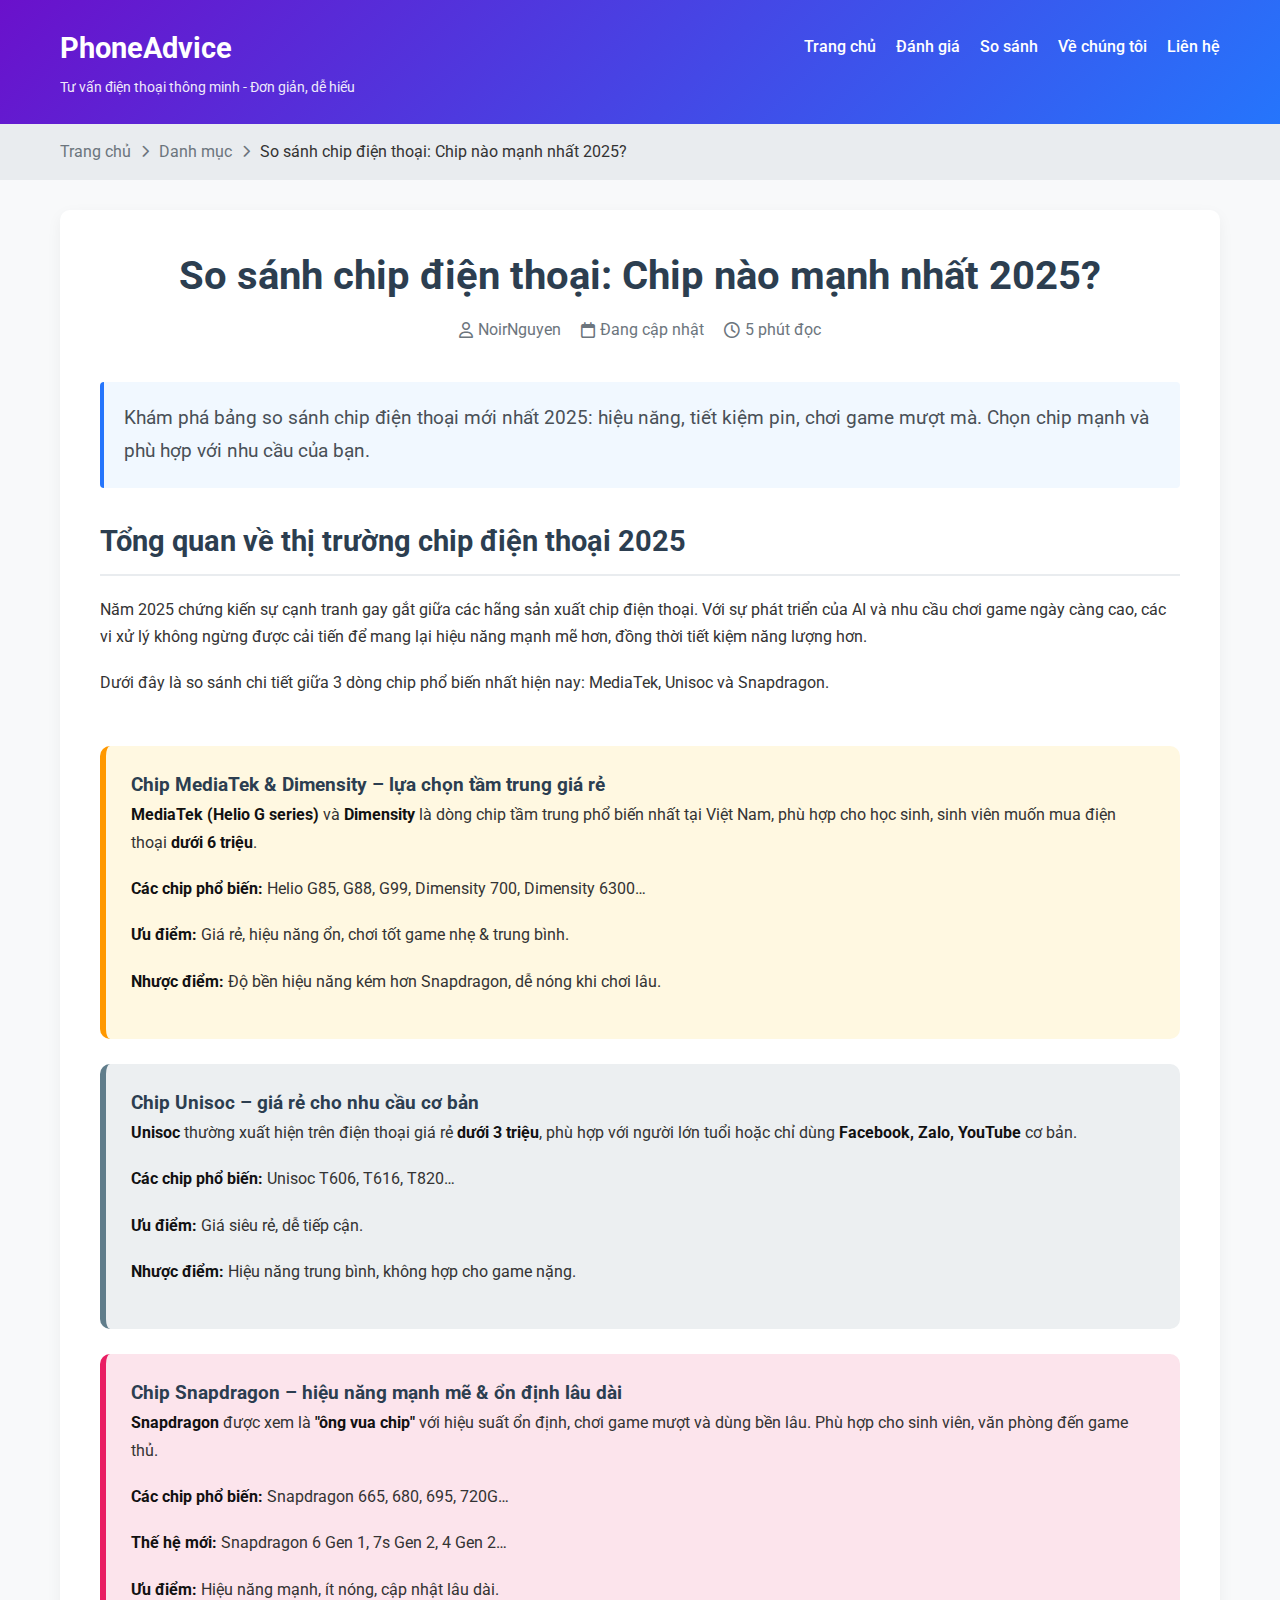
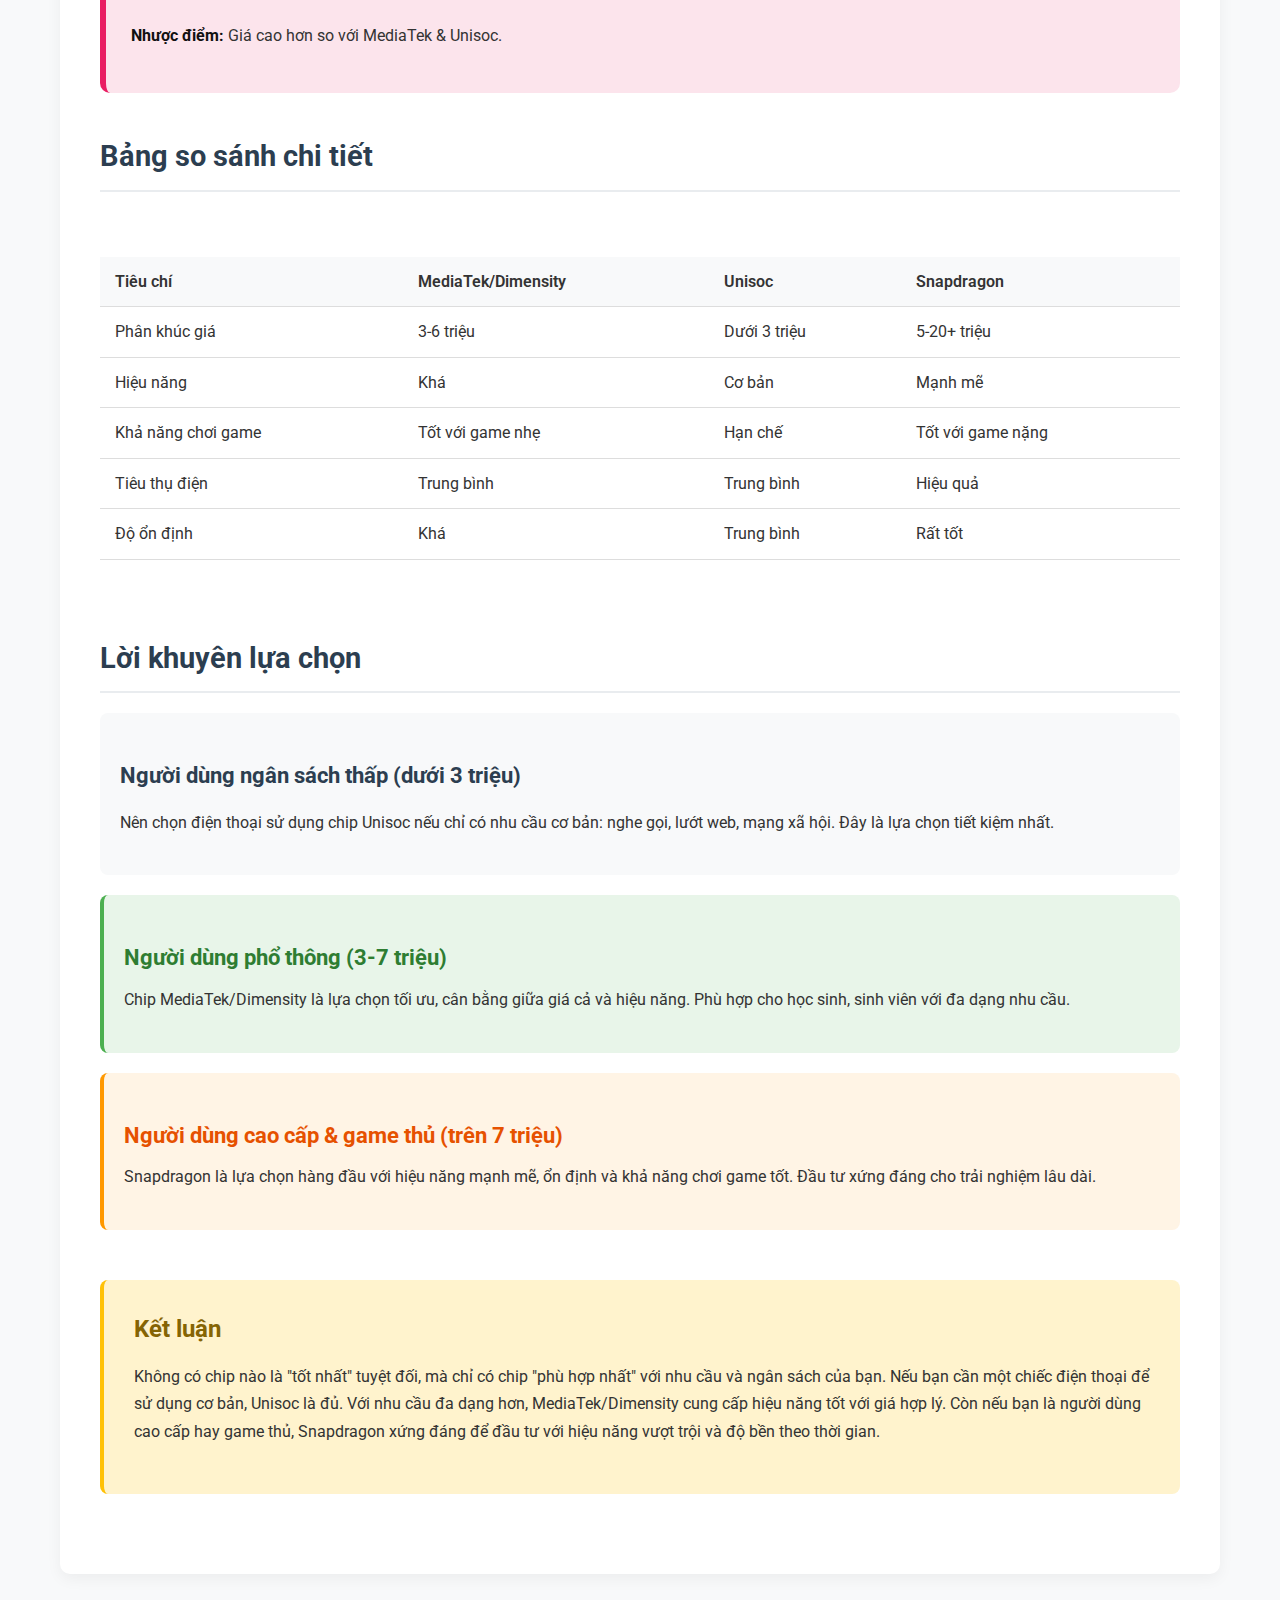
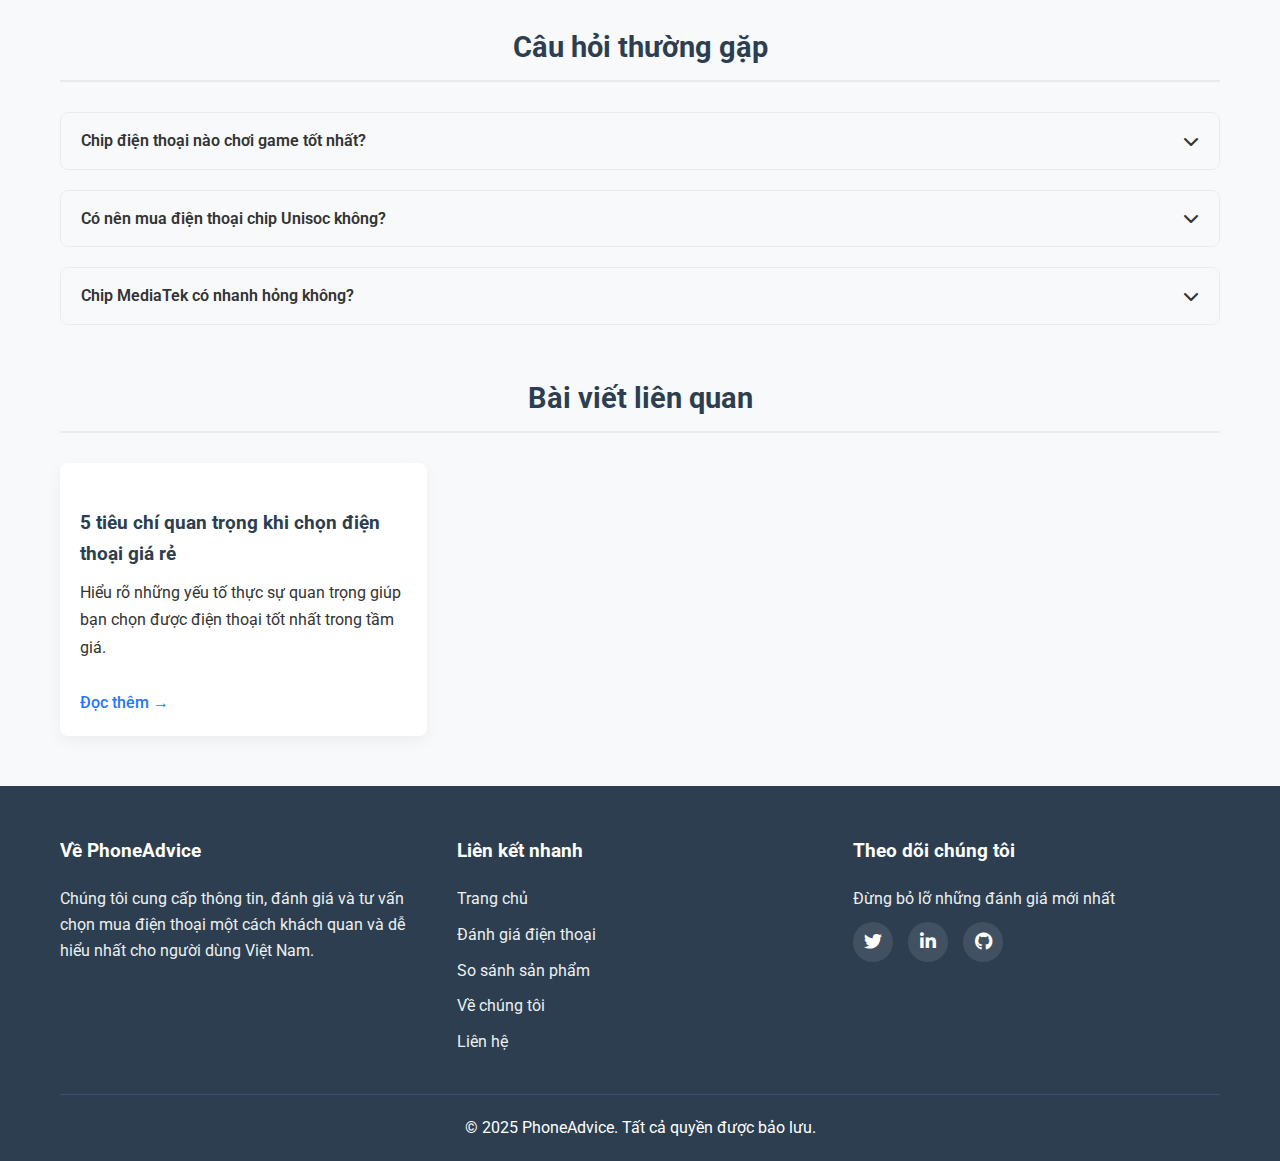
<file: htmls/so-sanh-chip.html>
<!DOCTYPE html>
<html lang="vi">
<head>
    <meta charset="UTF-8">
    <meta name="viewport" content="width=device-width, initial-scale=1.0">
    <meta name="description" content="So sánh chip điện thoại 2025: MediaTek, Unisoc và Snapdragon. Đánh giá chip mạnh nhất cho smartphone giá rẻ dưới 5 triệu, hiệu năng chơi game, tiết kiệm pin. Chọn chip phù hợp nhu cầu.">
    <meta name="keywords" content="so sánh chip điện thoại 2025, chip mạnh nhất 2025, chip mediatek 2025, chip unisoc 2025, chip snapdragon 2025, smartphone giá rẻ chip tốt, chip chơi game tốt 2025">
    <meta name="author" content="PhoneAdvice">
    <meta name="robots" content="index, follow">
    <title>So Sánh Chip Điện Thoại 2025: Chip Nào Mạnh Nhất? | PhoneAdvice</title>
    <!-- Canonical URL để tránh duplicate content -->
    <link rel="canonical" href="https://noirnguyen2007.github.io/PhoneAdvice/htmls/so-sanh-chip.html">
    <link rel="icon" href="../favicon/favicon.ico" type="image/x-icon"> <!-- Thay bằng favicon thực -->
    <!-- Open Graph Meta Tags cho chia sẻ mạng xã hội -->
    <meta property="og:title" content="So Sánh Chip Điện Thoại 2025: Chip Nào Mạnh Nhất? | PhoneAdvice">
    <meta property="og:description" content="Khám phá so sánh chip điện thoại 2025: MediaTek, Unisoc, Snapdragon. Đánh giá hiệu năng, chơi game, tiết kiệm pin cho smartphone giá rẻ dưới 5 triệu năm 2025.">
    <meta property="og:type" content="article">
    <meta property="og:url" content="https://noirnguyen2007.github.io/PhoneAdvice/htmls/so-sanh-chip.html">
    <meta property="og:site_name" content="PhoneAdvice">
    <meta property="og:image" content="https://noirnguyen2007.github.io/PhoneAdvice/images/chip-comparison-2025.jpg"> <!-- Thay bằng URL hình thumbnail thực tế nếu có -->
    <meta property="og:locale" content="vi_VN">
    <!-- Twitter Card -->
    <meta name="twitter:card" content="summary_large_image">
    <meta name="twitter:title" content="So Sánh Chip Điện Thoại 2025: Chip Nào Mạnh Nhất? | PhoneAdvice">
    <meta name="twitter:description" content="Bảng so sánh chip điện thoại mới nhất 2025: MediaTek, Unisoc, Snapdragon. Chọn chip mạnh nhất cho smartphone giá rẻ dưới 5 triệu, chơi game mượt mà.">
    <meta name="twitter:image" content="https://noirnguyen2007.github.io/PhoneAdvice/images/chip-comparison-2025.jpg"> <!-- Thay bằng URL hình thực tế -->
    <link href="https://fonts.googleapis.com/css2?family=Roboto:wght@400;500;700&display=swap" rel="stylesheet">
    <!-- Font Awesome -->
    <link rel="stylesheet" href="https://cdnjs.cloudflare.com/ajax/libs/font-awesome/6.5.0/css/all.min.css">
    <link rel="stylesheet" href="../css/so-sanh-chip.css">
    <link rel="stylesheet" href="../css/global-text.css">
    <!-- Favicon -->
    <link rel="icon" type="image/x-icon" href="/PhoneAdvice/favicon.ico"> <!-- Giả sử file favicon.ico đã tải lên thư mục gốc -->
    <!-- Structured Data (JSON-LD) cho bài viết -->
    <script type="application/ld+json">
    {
      "@context": "https://schema.org",
      "@type": "Article",
      "headline": "So Sánh Chip Điện Thoại 2025: Chip Nào Mạnh Nhất?",
      "description": "Bảng so sánh chi tiết chip điện thoại MediaTek, Unisoc và Snapdragon năm 2025: hiệu năng, chơi game, tiết kiệm pin cho smartphone giá rẻ dưới 5 triệu.",
      "author": {
        "@type": "Person",
        "name": "NoirNguyen"
      },
      "publisher": {
        "@type": "Organization",
        "name": "PhoneAdvice",
        "logo": {
          "@type": "ImageObject",
          "url": "https://noirnguyen2007.github.io/PhoneAdvice/images/logo.png" <!-- Thay bằng URL logo thực tế -->
        }
      },
      "datePublished": "2025-09-24",
      "dateModified": "2025-09-24",
      "image": "https://noirnguyen2007.github.io/PhoneAdvice/images/chip-comparison-featured.jpg", <!-- Thay bằng URL hình featured thực tế -->
      "mainEntityOfPage": {
        "@type": "WebPage",
        "@id": "https://noirnguyen2007.github.io/PhoneAdvice/htmls/so-sanh-chip.html"
      },
      "keywords": "so sánh chip điện thoại 2025, chip mạnh nhất 2025, chip mediatek, chip unisoc, chip snapdragon"
    }
    </script>
    <!-- Google tag (gtag.js) -->
    <script async src="https://www.googletagmanager.com/gtag/js?id=G-1YHBVR3V7J"></script>
    <script>
      window.dataLayer = window.dataLayer || [];
      function gtag(){ dataLayer.push(arguments); }
      gtag('js', new Date());
      gtag('config', 'G-1YHBVR3V7J', { 'send_page_view': true });
    </script>
</head>
<body>
    <header>
        <div class="container">
            <div class="logo">
                <h1>PhoneAdvice</h1>
                <p>Tư vấn điện thoại thông minh - Đơn giản, dễ hiểu</p>
            </div>
            <nav>
                <ul>
                    <li><a href="../index.html">Trang chủ</a></li>
                    <li><a href="coming-soon.html">Đánh giá</a></li>
                    <li><a href="coming-soon.html">So sánh</a></li>
                    <li><a href="ve-chung-toi.html">Về chúng tôi </a></li>
                    <li><a href="contact.html">Liên hệ</a></li>
                </ul>
            </nav>
        </div>
    </header>

    <div class="breadcrumb">
        <div class="container">
            <a href="../index.html">Trang chủ</a>
            <i class="fas fa-chevron-right"></i>
            <a href="#">Danh mục</a>
            <i class="fas fa-chevron-right"></i>
            <span>So sánh chip điện thoại: Chip nào mạnh nhất 2025?</span>
        </div>
    </div>

    <main class="container">
        <article>
            <div class="article-header">
                <h1>So sánh chip điện thoại: Chip nào mạnh nhất 2025?</h1>
                <div class="meta">
                    <span><i class="far fa-user"></i> NoirNguyen </span>
                    <span><i class="far fa-calendar"></i> Đang cập nhật </span>
                    <span><i class="far fa-clock"></i> 5 phút đọc </span>
                </div>
            </div>

            <p class="intro">Khám phá bảng so sánh chip điện thoại mới nhất 2025: hiệu năng, tiết kiệm pin, chơi game mượt mà. Chọn chip mạnh và phù hợp với nhu cầu của bạn.</p>

            <section>
                <h2>Tổng quan về thị trường chip điện thoại 2025</h2>
                <p>Năm 2025 chứng kiến sự cạnh tranh gay gắt giữa các hãng sản xuất chip điện thoại. Với sự phát triển của AI và nhu cầu chơi game ngày càng cao, các vi xử lý không ngừng được cải tiến để mang lại hiệu năng mạnh mẽ hơn, đồng thời tiết kiệm năng lượng hơn.</p>
                <p>Dưới đây là so sánh chi tiết giữa 3 dòng chip phổ biến nhất hiện nay: MediaTek, Unisoc và Snapdragon.</p>
            </section>

            <div class="chip-comparison">
                <div class="chip-box mediatek">
                    <h3>Chip MediaTek & Dimensity – lựa chọn tầm trung giá rẻ</h3>
                    <p><b>MediaTek (Helio G series)</b> và <b>Dimensity</b> là dòng chip tầm trung phổ biến nhất tại Việt Nam, phù hợp cho học sinh, sinh viên muốn mua điện thoại <b>dưới 6 triệu</b>.</p>
                    <p><b>Các chip phổ biến:</b> Helio G85, G88, G99, Dimensity 700, Dimensity 6300…</p>
                    <p><b>Ưu điểm:</b> Giá rẻ, hiệu năng ổn, chơi tốt game nhẹ & trung bình.</p>
                    <p><b>Nhược điểm:</b> Độ bền hiệu năng kém hơn Snapdragon, dễ nóng khi chơi lâu.</p>
                </div>

                <div class="chip-box unisoc">
                    <h3>Chip Unisoc – giá rẻ cho nhu cầu cơ bản</h3>
                    <p><b>Unisoc</b> thường xuất hiện trên điện thoại giá rẻ <b>dưới 3 triệu</b>, phù hợp với người lớn tuổi hoặc chỉ dùng <b>Facebook, Zalo, YouTube</b> cơ bản.</p>
                    <p><b>Các chip phổ biến:</b> Unisoc T606, T616, T820…</p>
                    <p><b>Ưu điểm:</b> Giá siêu rẻ, dễ tiếp cận.</p>
                    <p><b>Nhược điểm:</b> Hiệu năng trung bình, không hợp cho game nặng.</p>
                </div>

                <div class="chip-box snapdragon">
                    <h3>Chip Snapdragon – hiệu năng mạnh mẽ & ổn định lâu dài</h3>
                    <p><b>Snapdragon</b> được xem là <b>"ông vua chip"</b> với hiệu suất ổn định, chơi game mượt và dùng bền lâu. Phù hợp cho sinh viên, văn phòng đến game thủ.</p>
                    <p><b>Các chip phổ biến:</b> Snapdragon 665, 680, 695, 720G…</p>
                    <p><b>Thế hệ mới:</b> Snapdragon 6 Gen 1, 7s Gen 2, 4 Gen 2…</p>
                    <p><b>Ưu điểm:</b> Hiệu năng mạnh, ít nóng, cập nhật lâu dài.</p>
                    <p><b>Nhược điểm:</b> Giá cao hơn so với MediaTek & Unisoc.</p>
                </div>
            </div>
            
            <section>
                <h2>Bảng so sánh chi tiết</h2>
                <div class="comparison">
                    <table>
                        <thead>
                            <tr>
                                <th>Tiêu chí</th>
                                <th>MediaTek/Dimensity</th>
                                <th>Unisoc</th>
                                <th>Snapdragon</th>
                            </tr>
                        </thead>
                        <tbody>
                            <tr>
                                <td>Phân khúc giá</td>
                                <td>3-6 triệu</td>
                                <td>Dưới 3 triệu</td>
                                <td>5-20+ triệu</td>
                            </tr>
                            <tr>
                                <td>Hiệu năng</td>
                                <td>Khá</td>
                                <td>Cơ bản</td>
                                <td>Mạnh mẽ</td>
                            </tr>
                            <tr>
                                <td>Khả năng chơi game</td>
                                <td>Tốt với game nhẹ</td>
                                <td>Hạn chế</td>
                                <td>Tốt với game nặng</td>
                            </tr>
                            <tr>
                                <td>Tiêu thụ điện</td>
                                <td>Trung bình</td>
                                <td>Trung bình</td>
                                <td>Hiệu quả</td>
                            </tr>
                            <tr>
                                <td>Độ ổn định</td>
                                <td>Khá</td>
                                <td>Trung bình</td>
                                <td>Rất tốt</td>
                            </tr>
                        </tbody>
                    </table>
                </div>
            </section>
            
            <section>
                <h2>Lời khuyên lựa chọn</h2>
                
                <div class="card">
                    <h3>Người dùng ngân sách thấp (dưới 3 triệu)</h3>
                    <p>Nên chọn điện thoại sử dụng chip Unisoc nếu chỉ có nhu cầu cơ bản: nghe gọi, lướt web, mạng xã hội. Đây là lựa chọn tiết kiệm nhất.</p>
                </div>
                
                <div class="tip">
                    <h3>Người dùng phổ thông (3-7 triệu)</h3>
                    <p>Chip MediaTek/Dimensity là lựa chọn tối ưu, cân bằng giữa giá cả và hiệu năng. Phù hợp cho học sinh, sinh viên với đa dạng nhu cầu.</p>
                </div>
                
                <div class="warn">
                    <h3>Người dùng cao cấp & game thủ (trên 7 triệu)</h3>
                    <p>Snapdragon là lựa chọn hàng đầu với hiệu năng mạnh mẽ, ổn định và khả năng chơi game tốt. Đầu tư xứng đáng cho trải nghiệm lâu dài.</p>
                </div>
            </section>
            
            <div class="conclusion">
                <h2>Kết luận</h2>
                <p>Không có chip nào là "tốt nhất" tuyệt đối, mà chỉ có chip "phù hợp nhất" với nhu cầu và ngân sách của bạn. Nếu bạn cần một chiếc điện thoại để sử dụng cơ bản, Unisoc là đủ. Với nhu cầu đa dạng hơn, MediaTek/Dimensity cung cấp hiệu năng tốt với giá hợp lý. Còn nếu bạn là người dùng cao cấp hay game thủ, Snapdragon xứng đáng để đầu tư với hiệu năng vượt trội và độ bền theo thời gian.</p>
            </div>
        </article>

        <section class="faq">
            <h2>Câu hỏi thường gặp</h2>
            
            <div class="faq-item">
                <div class="faq-question">
                    <span>Chip điện thoại nào chơi game tốt nhất?</span>
                    <i class="fas fa-chevron-down"></i>
                </div>
                <div class="faq-answer">
                    <p>Snapdragon thường có hiệu năng chơi game tốt nhất nhờ được tối ưu hóa cho nhiều tựa game phổ biến. Các dòng Snapdragon 7 và 8 series đặc biệt mạnh mẽ cho game nặng.</p>
                </div>
            </div>
            
            <div class="faq-item">
                <div class="faq-question">
                    <span>Có nên mua điện thoại chip Unisoc không?</span>
                    <i class="fas fa-chevron-down"></i>
                </div>
                <div class="faq-answer">
                    <p>Có, nếu bạn chỉ có nhu cầu sử dụng cơ bản như nghe gọi, nhắn tin, lướt web và dùng các ứng dụng đơn giản. Unisoc cung cấp hiệu năng đủ dùng với mức giá rất rẻ.</p>
                </div>
            </div>

            <div class="faq-item">
                <div class="faq-question">
                    <span>Chip MediaTek có nhanh hỏng không?</span>
                    <i class="fas fa-chevron-down"></i>
                </div>
                <div class="faq-answer">
                    <p>Không, chip MediaTek có độ bền tương đối tốt. Tuy nhiên, so với Snapdragon cùng phân khúc, chip MediaTek có thể xuống cấp về hiệu năng nhanh hơn sau 2-3 năm sử dụng.</p>
                </div>
            </div>
        </section>

        <section class="related-articles">
            <h2>Bài viết liên quan</h2>
            <div class="articles-grid">
                <div class="article-card">
                    <div class="article-card-content">
                        <h3>5 tiêu chí quan trọng khi chọn điện thoại giá rẻ</h3>
                        <p>Hiểu rõ những yếu tố thực sự quan trọng giúp bạn chọn được điện thoại tốt nhất trong tầm giá.</p>
                        <a href="5-tieu-chi.html">Đọc thêm →</a>
                    </div>
                </div>
                </div>
                </div>
            </div>
        </section>
    </main>

    <footer>
        <div class="container">
            <div class="footer-content">
                <div class="footer-section">
                    <h3>Về PhoneAdvice</h3>
                    <p>Chúng tôi cung cấp thông tin, đánh giá và tư vấn chọn mua điện thoại một cách khách quan và dễ hiểu nhất cho người dùng Việt Nam.</p>
                </div>
                <div class="footer-section">
                    <h3>Liên kết nhanh</h3>
                    <a href="../index.html">Trang chủ</a>
                    <a href="coming-soon.html">Đánh giá điện thoại</a>
                    <a href="coming-soon.html">So sánh sản phẩm</a>
                    <a href="ve-chung-toi.html">Về chúng tôi</a>
                    <a href="contact.html">Liên hệ</a>
                </div>
                <div class="footer-section">
                    <h3>Theo dõi chúng tôi</h3>
                    <p>Đừng bỏ lỡ những đánh giá mới nhất</p>
                    <div class="social-icons">
                        <a href="https://x.com/noir_nguyenn?t=OsfQvOGgyxbbs-aj8yA9kA&s=09"><i class="fab fa-twitter"></i></a>
                        <a href="https://www.linkedin.com/in/trong-nguyen-le-627067384/"><i class="fab fa-linkedin-in"></i></a>
                        <a href="https://github.com/NoirNguyen2007"><i class="fab fa-github"></i></a>
                    </div>
                </div>
            </div>
            <div class="footer-bottom">
                <p>&copy; 2025 PhoneAdvice. Tất cả quyền được bảo lưu.</p>
            </div>
        </div>
    </footer>

    <script>
        // FAQ toggle
        document.querySelectorAll('.faq-question').forEach(question => {
            question.addEventListener('click', () => {
                const item = question.parentElement;
                item.classList.toggle('faq-active');
            });
        });
    </script>
</body>
</html>
</file>
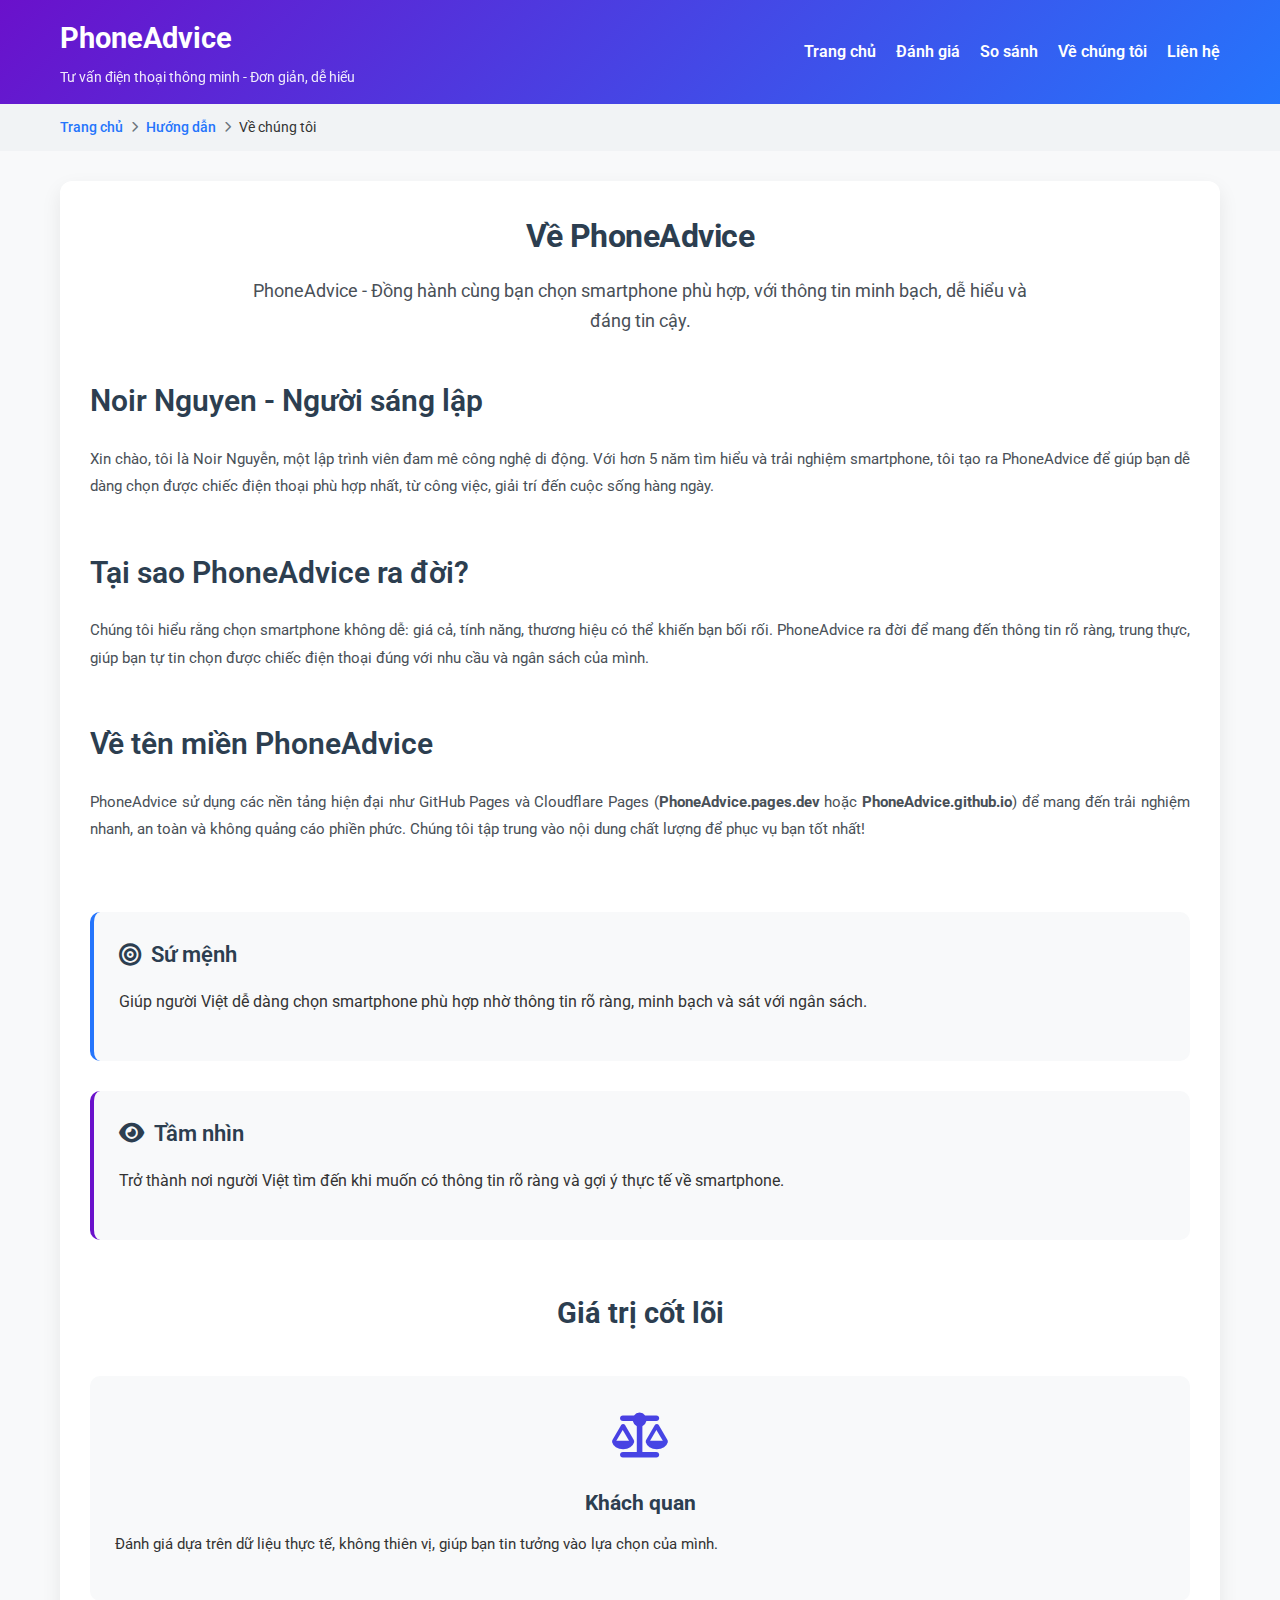
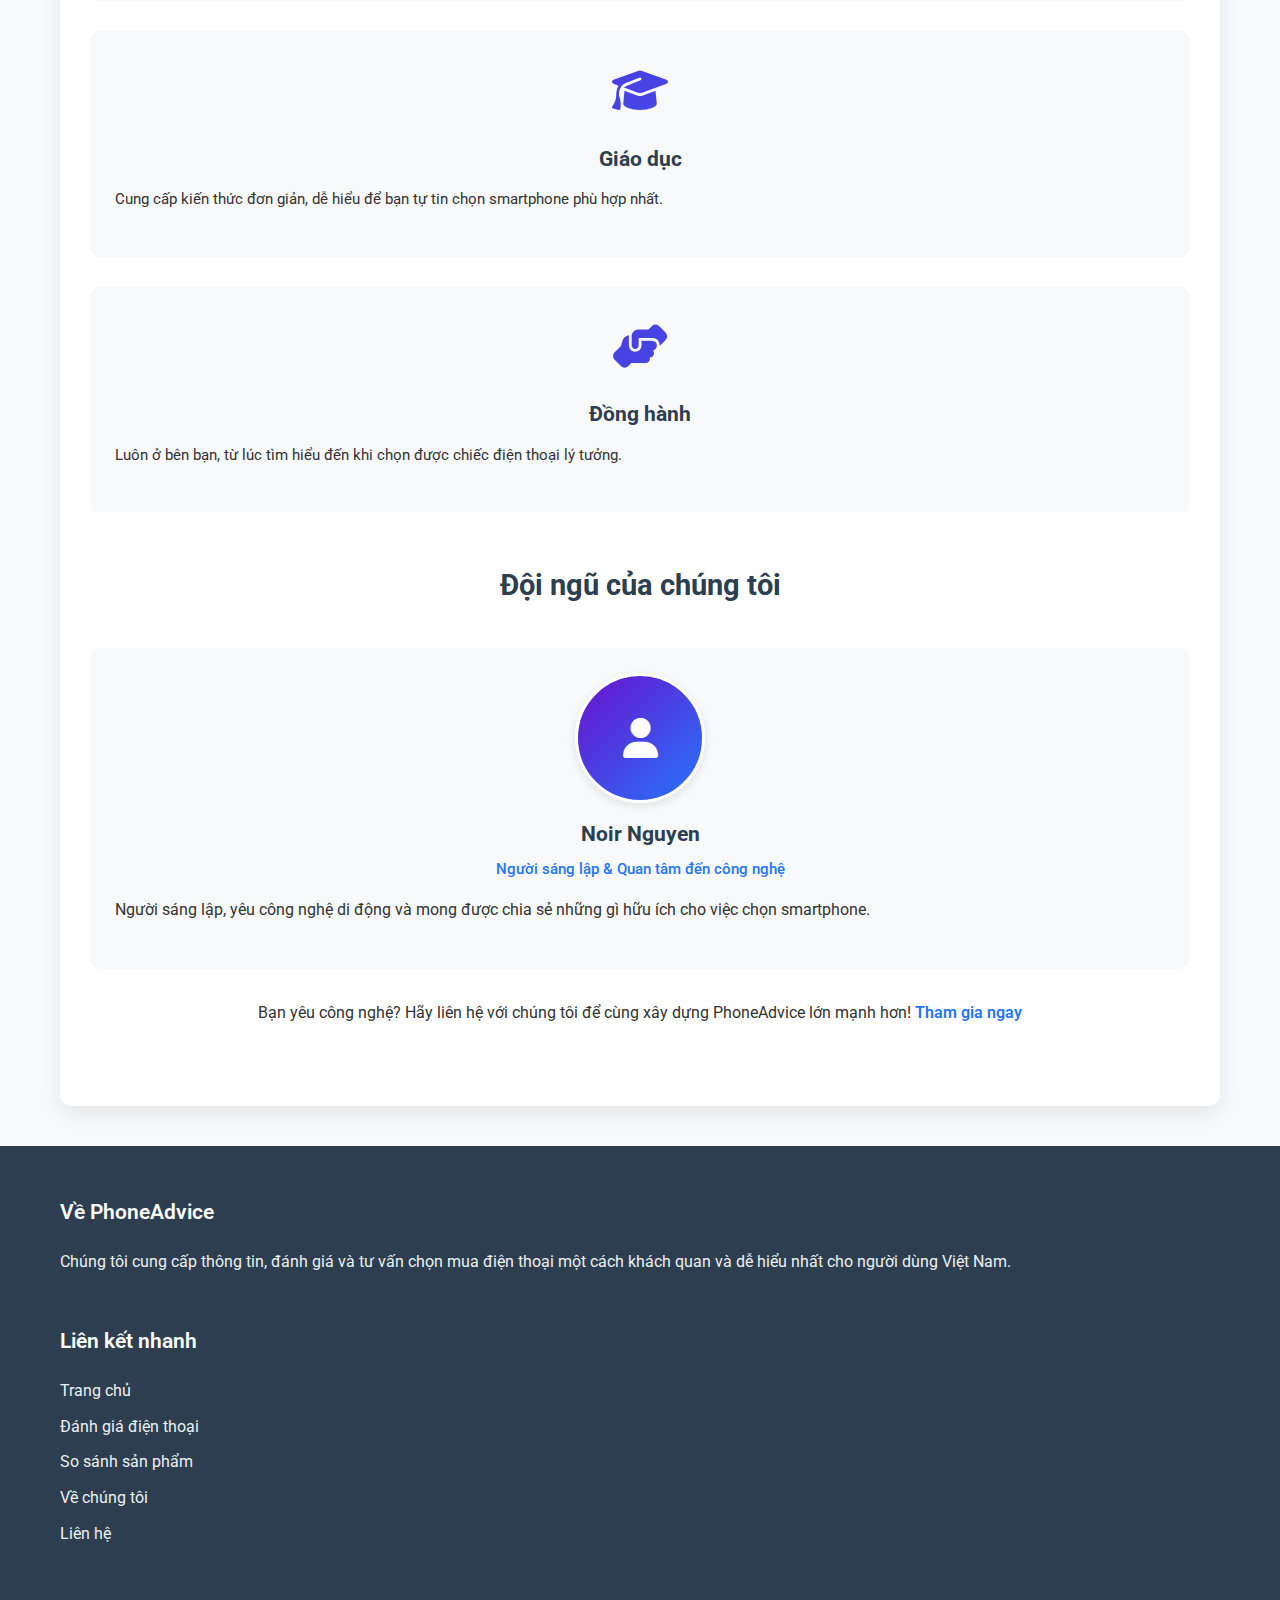
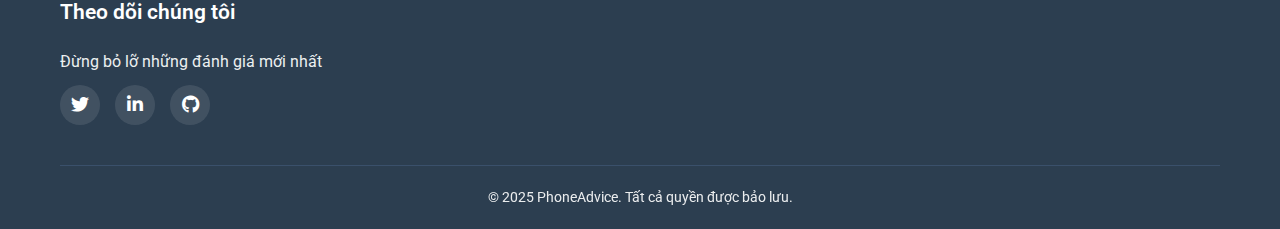
<file: htmls/ve-chung-toi.html>
<!DOCTYPE html>
<html lang="vi">
<head>
    <meta charset="UTF-8">
    <meta name="viewport" content="width=device-width, initial-scale=1.0">
    <title>Về Chúng Tôi - PhoneAdvice</title>
    <meta name="description" content="PhoneAdvise - Nơi cung cấp thông tin, đánh giá và tư vấn chọn mua điện thoại thông minh một cách khách quan và dễ hiểu.">
    
    <!-- Font Awesome -->
    <link href="https://fonts.googleapis.com/css2?family=Roboto:wght@400;500;700&display=swap" rel="stylesheet">
    <link rel="stylesheet" href="https://cdnjs.cloudflare.com/ajax/libs/font-awesome/6.5.0/css/all.min.css">
    <link rel="stylesheet" href="../css/ve-chung-toi.css">
    <link rel="stylesheet" href="../css/global-text.css">
    <!-- Google tag (gtag.js) -->
<script async src="https://www.googletagmanager.com/gtag/js?id=G-1YHBVR3V7J"></script>
<script>
  window.dataLayer = window.dataLayer || [];
  function gtag(){ dataLayer.push(arguments); }
  gtag('js', new Date());

  // Measurement ID của bạn
  gtag('config', 'G-1YHBVR3V7J', { 'send_page_view': true });
</script>
</head>
<body>
    <header>
        <div class="container">
            <div class="logo">
                <h1>PhoneAdvice</h1>
                <p>Tư vấn điện thoại thông minh - Đơn giản, dễ hiểu</p>
            </div>
            <nav>
                <ul>
                    <li><a href="../index.html">Trang chủ</a></li>
                    <li><a href="coming-soon.html">Đánh giá</a></li>
                    <li><a href="coming-soon.html">So sánh</a></li>
                    <li><a href="ve-chung-toi.html">Về chúng tôi</a></li>
                    <li><a href="contact.html">Liên hệ</a></li>
                </ul>
            </nav>
        </div>
    </header>
    
<div class="breadcrumb">
        <div class="container">
            <a href="../index.html">Trang chủ</a>
            <i class="fas fa-chevron-right"></i>
            <a href="#">Hướng dẫn</a>
            <i class="fas fa-chevron-right"></i>
            <span>Về chúng tôi</span>
        </div>
    </div>
    <main class="container">
        <article>
            <div class="article-header">
                <h1>Về PhoneAdvice</h1>
                <p>PhoneAdvice - Đồng hành cùng bạn chọn smartphone phù hợp, với thông tin minh bạch, dễ hiểu và đáng tin cậy.</p>
            </div>

            <div class="about-content">
                <div class="about-text">
                    <h2>Noir Nguyen - Người sáng lập</h2>
                    <p>Xin chào, tôi là Noir Nguyễn, một lập trình viên đam mê công nghệ di động. Với hơn 5 năm tìm hiểu và trải nghiệm smartphone, tôi tạo ra PhoneAdvice để giúp bạn dễ dàng chọn được chiếc điện thoại phù hợp nhất, từ công việc, giải trí đến cuộc sống hàng ngày.</p>
                </div>
                <div class="about-text">
                    <h2>Tại sao PhoneAdvice ra đời?</h2>
                    <p>Chúng tôi hiểu rằng chọn smartphone không dễ: giá cả, tính năng, thương hiệu có thể khiến bạn bối rối. PhoneAdvice ra đời để mang đến thông tin rõ ràng, trung thực, giúp bạn tự tin chọn được chiếc điện thoại đúng với nhu cầu và ngân sách của mình.</p>
                </div>
                <div class="about-text">
                    <h2>Về tên miền PhoneAdvice</h2>
                    <p>PhoneAdvice sử dụng các nền tảng hiện đại như GitHub Pages và Cloudflare Pages (<b>PhoneAdvice.pages.dev</b> hoặc <b>PhoneAdvice.github.io</b>) để mang đến trải nghiệm nhanh, an toàn và không quảng cáo phiền phức. Chúng tôi tập trung vào nội dung chất lượng để phục vụ bạn tốt nhất!</p>
                </div>
            </div>

            <div class="mission-vision">
                <div class="mission">
                    <h3><i class="fas fa-bullseye"></i> Sứ mệnh</h3>
                    <p>Giúp người Việt dễ dàng chọn smartphone phù hợp nhờ thông tin rõ ràng, minh bạch và sát với ngân sách.</p>
                </div>
                <div class="vision">
                    <h3><i class="fas fa-eye"></i> Tầm nhìn</h3>
                    <p>Trở thành nơi người Việt tìm đến khi muốn có thông tin rõ ràng và gợi ý thực tế về smartphone.</p>
                </div>
            </div>

            <div class="values">
                <h2>Giá trị cốt lõi</h2>
                <div class="values-list">
                    <div class="value-item">
                        <div class="value-icon">
                            <i class="fas fa-balance-scale"></i>
                        </div>
                        <div class="value-title">Khách quan</div>
                        <p>Đánh giá dựa trên dữ liệu thực tế, không thiên vị, giúp bạn tin tưởng vào lựa chọn của mình.</p>
                    </div>
                    <div class="value-item">
                        <div class="value-icon">
                            <i class="fas fa-graduation-cap"></i>
                        </div>
                        <div class="value-title">Giáo dục</div>
                        <p>Cung cấp kiến thức đơn giản, dễ hiểu để bạn tự tin chọn smartphone phù hợp nhất.</p>
                    </div>
                    <div class="value-item">
                        <div class="value-icon">
                            <i class="fas fa-hands-helping"></i>
                        </div>
                        <div class="value-title">Đồng hành</div>
                        <p>Luôn ở bên bạn, từ lúc tìm hiểu đến khi chọn được chiếc điện thoại lý tưởng.</p>
                    </div>
                </div>
            </div>

            <div class="team">
                <h2>Đội ngũ của chúng tôi</h2>
                <div class="team-members">
                    <div class="team-member">
                        <div class="member-avatar">
                            <i class="fas fa-user"></i>
                        </div>
                        <div class="member-name">Noir Nguyen</div>
                        <div class="member-role">Người sáng lập & Quan tâm đến công nghệ</div>
                        <p>Người sáng lập, yêu công nghệ di động và mong được chia sẻ những gì hữu ích cho việc chọn smartphone.</p>
                    </div>
                </div>
                <p class="team-cta">Bạn yêu công nghệ? Hãy liên hệ với chúng tôi để cùng xây dựng PhoneAdvice lớn mạnh hơn! <a href="contact.html">Tham gia ngay</a></p>
            </div>
        </article>
    </main>

    <footer>
        <div class="container">
            <div class="footer-content">
                <div class="footer-section">
                    <h3>Về PhoneAdvice</h3>
                    <p>Chúng tôi cung cấp thông tin, đánh giá và tư vấn chọn mua điện thoại một cách khách quan và dễ hiểu nhất cho người dùng Việt Nam.</p>
                </div>
                <div class="footer-section">
                    <h3>Liên kết nhanh</h3>
                    <a href="../index.html">Trang chủ</a>
                    <a href="danh-gia.html">Đánh giá điện thoại</a>
                    <a href="so-sanh.html">So sánh sản phẩm</a>
                    <a href="ve-chung-toi.html">Về chúng tôi</a>
                    <a href="contact.html">Liên hệ</a>
                </div>
                <div class="footer-section">
                    <h3>Theo dõi chúng tôi</h3>
                    <p>Đừng bỏ lỡ những đánh giá mới nhất</p>
                    <div class="social-icons">
                        <a href="https://x.com/noir_nguyenn?t=OsfQvOGgyxbbs-aj8yA9kA&s=09"><i class="fab fa-twitter"></i></a>
                        <a href="https://www.linkedin.com/in/trong-nguyen-le-627067384/"><i class="fab fa-linkedin-in"></i></a>
                        <a href="https://github.com/NoirNguyen2007"><i class="fab fa-github"></i></a>
                    </div>
                </div>
            </div>
            <div class="footer-bottom">
                <p>&copy; 2025 PhoneAdvice. Tất cả quyền được bảo lưu.</p>
            </div>
        </div>
    </footer>
</body>
</html>
</file>
<file: css/global-text.css>
/* Global Text Improvements - Áp dụng cho toàn site */
.about-text p, 
.mission p, 
.vision p, 
.team-member p, 
.value-item p,
.article-content p,
.post-content p,
.card-text p,
.text-container p {
    line-height: 1.8;
    text-align: justify;
    margin-bottom: 1.2em;
}

/* Cải thiện khoảng cách cho các tiêu đề */
.content-section h2, 
.content-section h3, 
.card-title,
.post-title {
    margin-bottom: 0.8em;
    line-height: 1.4;
}

/* Áp dụng chung cho các paragraph trong main content */
main p {
    line-height: 1.7;
    margin-bottom: 1.2em;
}

/* Responsive adjustments */
@media (max-width: 768px) {
    .about-text p, 
    .mission p, 
    .vision p, 
    .team-member p, 
    .value-item p,
    .article-content p,
    .post-content p,
    .card-text p,
    .text-container p,
    main p {
        line-height: 1.6;
        text-align: left;
    }
}
</file>
<file: css/typography.css>
/* Paragraph mặc định */
main p {
  line-height: 1.7;
  margin-bottom: 1.2em;
  text-align: left;
  color: #444; /* thêm màu chữ dịu mắt */
}

/* Các khối đặc thù (blog, bài viết) */
.article-content p,
.post-content p {
  text-align: justify; /* riêng blog thì justify */
  line-height: 1.8;
}

/* Heading */
h2, h3 {
  margin: 1.5em 0 0.8em;
  line-height: 1.3;
  font-weight: 600;
}

/* Responsive */
@media (max-width: 768px) {
  main p {
    line-height: 1.6;
  }
}
</file>
<file: index.css>
/* Reset CSS */
* {
    margin: 0;
    padding: 0;
    box-sizing: border-box;
}

body {
  font-family: 'Inter', 'Roboto', 'Helvetica Neue', Arial, sans-serif;
    line-height: 1.6;
    color: #333;
    background-color: #f8f9fa;
}

.container {
    width: 90%;
    max-width: 1200px;
    margin: 0 auto;
    padding: 0 15px;
}

/* Header */
header {
            background: linear-gradient(135deg, #6a11cb 0%, #2575fc 100%);
            color: white;
            padding: 25px 0;
            box-shadow: 0 2px 10px rgba(0, 0, 0, 0.1);
        }

        header .container {
            display: flex;
            justify-content: space-between;
            align-items: center;
        }

        .logo h1 {
            font-size: 1.8rem;
            margin-bottom: 5px;
        }

        .logo p {
            font-size: 0.9rem;
            opacity: 0.9;
        }

        nav ul {
            display: flex;
            list-style: none;
        }

        nav ul li {
            margin-left: 20px;
        }

        nav ul li a {
            color: white;
            text-decoration: none;
            font-weight: 500;
            transition: opacity 0.3s;
        }

        nav ul li a:hover {
            opacity: 0.8;
        }

/* Hero Section */
.hero {
    text-align: center;
    padding: 80px 0;
    background: linear-gradient(135deg, #3498db, #2c3e50);
    color: white;
    border-radius: 10px;
    margin: 30px 0;
}

.hero h2 {
    font-size: 2.5rem;
    margin-bottom: 20px;
}

.hero p {
    font-size: 1.2rem;
    margin-bottom: 30px;
    max-width: 700px;
    margin-left: auto;
    margin-right: auto;
}

.cta-button {
    background-color: #e74c3c;
    color: white;
    border: none;
    padding: 12px 30px;
    font-size: 1.1rem;
    border-radius: 50px;
    cursor: pointer;
    transition: background-color 0.3s;
}

.cta-button:hover {
    background-color: #c0392b;
}

/* Featured Phones */
.featured-phones {
    margin: 60px 0;
}

.featured-phones h2 {
    text-align: center;
    margin-bottom: 40px;
    font-size: 2rem;
    color: #2c3e50;
}

.phone-grid {
    display: grid;
    grid-template-columns: repeat(auto-fill, minmax(300px, 1fr));
    gap: 30px;
}

.phone-card {
    background-color: white;
    border-radius: 10px;
    overflow: hidden;
    box-shadow: 0 5px 15px rgba(0, 0, 0, 0.1);
    transition: transform 0.3s;
    margin-bottom: 20px;
}

.phone-card:hover {
    transform: translateY(-5px);
}

.phone-card img {
    width: 100%;
    height: auto;
    display: block;
    object-fit: cover;
}

.phone-card h3 {
    padding: 15px 15px 5px;
    font-size: 1.3rem;
}

.rating {
    padding: 0 15px;
    color: #f39c12;
    font-size: 0.9rem;
}

.phone-card ul {
    padding: 15px;
    list-style-type: none;
}

.phone-card ul li {
    margin-bottom: 8px;
    font-size: 0.9rem;
    position: relative;
    padding-left: 15px;
}

.phone-card ul li:before {
    content: "•";
    color: #3498db;
    position: absolute;
    left: 0;
}

.price {
    padding: 0 15px;
    font-size: 1.3rem;
    font-weight: bold;
    color: #e74c3c;
    margin-bottom: 15px;
}

.buy-button {
    width: calc(100% - 30px);
    margin: 0 15px 15px;
    padding: 10px;
    background-color: #3498db;
    color: white;
    border: none;
    border-radius: 5px;
    cursor: pointer;
    transition: background-color 0.3s;
}

.buy-button:hover {
    background-color: #2980b9;
}

/* Quiz xem chi tiết*/
.quiz-buy-button {
    display: inline-block;       /* chỉ rộng vừa chữ */
    padding: 8px 16px;           /* gọn gàng, không full-width */
    background-color: white;      /* nền trắng */
    color: #3498db;               /* chữ xanh */
    border: 1px solid #3498db;    /* viền xanh mảnh */
    border-radius: 5px;           /* bo góc */
    cursor: pointer;
    transition: background-color 0.3s, color 0.3s;
}

.buy-button:hover {
    background-color: #3498db;   /* nền xanh khi hover */
    color: white;                 /* chữ trắng khi hover */
}

/* Advisor Section */
.advisor {
    margin: 60px 0;
    padding: 40px;
    background-color: white;
    border-radius: 10px;
    box-shadow: 0 5px 15px rgba(0, 0, 0, 0.1);
}

.advisor h2 {
    text-align: center;
    margin-bottom: 15px;
    color: #2c3e50;
}

.advisor > p {
    text-align: center;
    margin-bottom: 30px;
    color: #666;
}

.quiz-container {
    max-width: 800px;
    margin: 0 auto;
}

.question {
    display: none;
}

.question.active {
    display: block;
}

.question h3 {
    margin-bottom: 20px;
    font-size: 1.3rem;
}

.options {
    display: grid;
    grid-template-columns: repeat(2, 1fr);
    gap: 15px;
    margin-bottom: 30px;
}

.options button {
    padding: 15px;
    background-color: #f8f9fa;
    border: 1px solid #ddd;
    border-radius: 8px;
    cursor: pointer;
    transition: all 0.3s;
    font-size: 1rem;
}

.options button:hover {
    background-color: #e9ecef;
    border-color: #3498db;
}

.options button.selected {
    background-color: #3498db;
    color: white;
    border-color: #3498db;
}

.navigation {
    display: flex;
    justify-content: center;
    gap: 15px;
}

.navigation button {
    padding: 10px 20px;
    background-color: #3498db;
    color: white;
    border: none;
    border-radius: 5px;
    cursor: pointer;
    transition: background-color 0.3s;
}

.navigation button:disabled {
    background-color: #bdc3c7;
    cursor: not-allowed;
}

.navigation button:hover:not(:disabled) {
    background-color: #2980b9;
}

/* Result Container */
.result-container {
    margin-top: 40px;
    padding: 30px;
    background-color: #f8f9fa;
    border-radius: 10px;
}

.result-container h3 {
    text-align: center;
    margin-bottom: 20px;
    color: #2c3e50;
}

.recommendation {
    background-color: white;
    padding: 20px;
    border-radius: 8px;
    box-shadow: 0 3px 10px rgba(0, 0, 0, 0.1);
}

/* Guides Section */
.guides {
    margin: 60px 0;
}

.guides h2 {
    text-align: center;
    margin-bottom: 40px;
    color: #2c3e50;
}

.guide-list {
    display: grid;
    grid-template-columns: repeat(auto-fill, minmax(300px, 1fr));
    gap: 30px;
}

.guide-card {
    background-color: white;
    padding: 25px;
    border-radius: 10px;
    box-shadow: 0 5px 15px rgba(0, 0, 0, 0.05);
    transition: transform 0.3s;
}

.guide-card:hover {
    transform: translateY(-5px);
}

.guide-card h3 {
    margin-bottom: 15px;
    color: #2c3e50;
}

.guide-card p {
    margin-bottom: 15px;
    color: #666;
}

.guide-card a {
    color: #3498db;
    text-decoration: none;
    font-weight: 500;
}

.guide-card a:hover {
    text-decoration: underline;
}

.guide-card img {
  width: 100%;
  height: auto;
  max-height: 180px;
  object-fit: cover;
  border-radius: 8px;
  margin-bottom: 15px;
}

/* Footer */
footer {
    background-color: #243447;
    color: white;
    padding: 50px 0 20px;
}

.footer-content {
    display: grid;
    grid-template-columns: repeat(auto-fit, minmax(250px, 1fr));
    gap: 30px;
    margin-bottom: 30px;
}

.footer-section h3 {
    margin-bottom: 20px;
    font-size: 1.2rem;
}

.footer-section p {
    margin-bottom: 15px;
    color: #ecf0f1;
}

.footer-section ul {
    list-style: none;
}

.footer-section ul li {
    margin-bottom: 10px;
}

.footer-section ul li a {
    color: #ecf0f1;
    text-decoration: none;
    transition: color 0.3s;
}

.footer-section ul li a:hover {
    color: #3498db;
}

.social-icons {
    display: flex;
    gap: 15px;
}

.social-icons a {
    display: flex;                /* dùng flex để căn giữa */
    align-items: center;
    justify-content: center;
    width: 40px;
    height: 40px;
    background-color: rgba(255, 255, 255, 0.1);
    border-radius: 50%;           /* hình tròn */
    color: white;                 /* màu icon */
    font-size: 18px;              /* kích thước icon */
    text-decoration: none;  /* Bỏ gạch chân */
    transition: background-color 0.3s, color 0.3s;
}

.social-icons a:hover {
    background-color: #3498db;    /* nền khi hover */
    color: #fff;                  /* đổi màu icon khi hover */
}


.footer-bottom {
    text-align: center;
    padding-top: 20px;
    border-top: 1px solid #3a506b;
    color: #ecf0f1;
    font-size: 0.9rem;
}

/* Responsive Design */
@media (max-width: 768px) {
    header .container {
        flex-direction: column;
        text-align: center;
    }
    
    nav ul {
        margin-top: 15px;
        flex-wrap: wrap;
        justify-content: center;
    }
    
    nav ul li {
        margin: 5px 10px;
    }
    
    .hero h2 {
        font-size: 2rem;
    }
    
    .options {
        grid-template-columns: 1fr;
    }
    
    .phone-grid,
    .guide-list {
        grid-template-columns: 1fr;
    }
}
/* Đã cập nhật 100%*/
</file>
<file: css/5-tieu-chi.css>
/* Reset CSS */
* {
    margin: 0;
    padding: 0;
    box-sizing: border-box;
}

body {
    font-family: 'Roboto', sans-serif;
    line-height: 1.6;
    color: #333;
    background-color: #f8f9fa;
    overflow-x: hidden; /* Ngăn tràn ngang */
}

.container {
    width: 90%;
    max-width: 1200px;
    margin: 0 auto;
    padding: 0 15px;
}

/* Header */
header {
    background: linear-gradient(135deg, #6a11cb 0%, #2575fc 100%);
    color: white;
    padding: 25px 0;
    box-shadow: 0 2px 10px rgba(0, 0, 0, 0.1);
    width: 100%; /* Đảm bảo header chiếm toàn bộ chiều rộng */
}

header .container {
    display: flex;
    justify-content: space-between;
    align-items: center;
    flex-wrap: wrap; /* Cho phép xuống dòng trên mobile */
}

.logo h1 {
    font-size: 1.8rem;
    margin-bottom: 5px;
}

.logo p {
    font-size: 0.9rem;
    opacity: 0.9;
}

nav ul {
    display: flex;
    list-style: none;
    flex-wrap: wrap; /* Cho phép menu xuống dòng */
}

nav ul li {
    margin-left: 20px;
}

nav ul li a {
    color: white;
    text-decoration: none;
    font-weight: 500;
    transition: opacity 0.3s;
}

nav ul li a:hover {
    opacity: 0.8;
}

/* Breadcrumb */
.breadcrumb {
    background-color: #f1f1f1;
    padding: 15px;
    margin: 20px 0;
    border-radius: 5px;
    width: 100%;
}

.breadcrumb a {
    color: #3498db;
    text-decoration: none;
}

.breadcrumb a:hover {
    text-decoration: underline;
}

.breadcrumb span {
    color: #666;
}

.breadcrumb i {
    margin: 0 10px;
    font-size: 12px;
    color: #999;
}

/* Article Header */
.article-header {
    text-align: center;
    margin: 40px 0;
    width: 100%;
}

.article-header h1 {
    font-size: 2.2rem;
    color: #2c3e50;
    margin-bottom: 15px;
}

.meta {
    display: flex;
    justify-content: center;
    gap: 20px;
    color: #666;
    font-size: 0.9rem;
    margin-bottom: 20px;
    flex-wrap: wrap; /* Cho phép xuống dòng */
}

.meta span i {
    margin-right: 5px;
}

.intro {
    font-size: 1.1rem;
    line-height: 1.8;
    color: #444;
    background-color: #f8f9fa;
    padding: 20px;
    border-radius: 8px;
    border-left: 4px solid #3498db;
    margin-bottom: 40px;
    width: 100%;
}

/* Criteria Sections */
.criteria {
    margin-bottom: 50px;
    background-color: white;
    padding: 30px;
    border-radius: 10px;
    box-shadow: 0 5px 15px rgba(0, 0, 0, 0.05);
    width: 100%;
}

.criteria h2 {
    color: #2c3e50;
    margin-bottom: 20px;
    padding-bottom: 10px;
    border-bottom: 2px solid #f1f1f1;
}

.criteria-content {
    display: flex;
    flex-wrap: wrap;
    gap: 30px;
    width: 100%;
}

.criteria-text {
    flex: 1;
    min-width: 300px;
}

.criteria-text p {
    margin-bottom: 15px;
    line-height: 1.7;
}

.criteria-list {
    background-color: #f8f9fa;
    padding: 20px;
    border-radius: 8px;
    margin: 20px 0;
    width: 100%;
}

.criteria-list ul {
    list-style-type: none;
}

.criteria-list li {
    margin-bottom: 10px;
    padding-left: 20px;
    position: relative;
}

.criteria-list li:before {
    content: "•";
    color: #3498db;
    position: absolute;
    left: 0;
}

.tips {
    background-color: #e8f4fc;
    padding: 20px;
    border-radius: 8px;
    margin-top: 20px;
    border-left: 4px solid #3498db;
    width: 100%;
}

.tips h3 {
    color: #2c3e50;
    margin-bottom: 10px;
}

/* Comparison Table */
.comparison {
    margin: 50px 0;
    background-color: white;
    padding: 30px;
    border-radius: 10px;
    box-shadow: 0 5px 15px rgba(0, 0, 0, 0.05);
    overflow-x: auto;
    width: 100%;
}

.comparison h2 {
    color: #2c3e50;
    margin-bottom: 20px;
    text-align: center;
}

table {
    width: 100%;
    border-collapse: collapse;
    margin-top: 20px;
    min-width: 600px; /* Đảm bảo bảng không bị thu nhỏ quá mức */
}

th, td {
    padding: 15px;
    text-align: left;
    border-bottom: 1px solid #ddd;
}

th {
    background-color: #f8f9fa;
    font-weight: 600;
    color: #2c3e50;
}

tr:hover {
    background-color: #f8f9fa;
}

/* Conclusion */
.conclusion {
    background-color: #e8f4fc;
    padding: 30px;
    border-radius: 10px;
    margin: 40px 0;
    border-left: 4px solid #3498db;
    width: 100%;
}

.conclusion h2 {
    color: #2c3e50;
    margin-bottom: 15px;
}

.conclusion p {
    line-height: 1.8;
}

/* FAQ Section */
.faq {
    margin: 50px 0;
    background-color: white;
    padding: 30px;
    border-radius: 10px;
    box-shadow: 0 5px 15px rgba(0, 0, 0, 0.05);
    width: 100%;
}

.faq h2 {
    color: #2c3e50;
    margin-bottom: 30px;
    text-align: center;
}

.faq-item {
    margin-bottom: 20px;
    border: 1px solid #eee;
    border-radius: 8px;
    overflow: hidden;
    width: 100%;
}

.faq-question {
    padding: 15px 20px;
    background-color: #f8f9fa;
    display: flex;
    justify-content: space-between;
    align-items: center;
    cursor: pointer;
    font-weight: 500;
}

.faq-question:hover {
    background-color: #e9ecef;
}

.faq-answer {
    padding: 0 20px;
    max-height: 0;
    overflow: hidden;
    transition: max-height 0.3s ease, padding 0.3s ease;
}

.faq-active .faq-answer {
    padding: 20px;
    max-height: 200px;
}

/* Related Articles */
.guide-list {
    margin: 50px 0;
    width: 100%;
}

.guide-list h2 {
    color: #2c3e50;
    margin-bottom: 30px;
    text-align: center;
}

.guide-card {
    background-color: white;
    padding: 25px;
    border-radius: 10px;
    box-shadow: 0 5px 15px rgba(0, 0, 0, 0.05);
    transition: transform 0.3s;
    margin-bottom: 30px;
    width: 100%;
}

.guide-card:hover {
    transform: translateY(-5px);
}

.guide-card h3 {
    margin-bottom: 15px;
    color: #2c3e50;
}

.guide-card p {
    margin-bottom: 15px;
    color: #666;
}

.guide-card a {
    color: #3498db;
    text-decoration: none;
    font-weight: 500;
}

.guide-card a:hover {
    text-decoration: underline;
}

/* Footer */
footer {
    background-color: #2c3e50;
    color: white;
    padding: 50px 0 20px;
    margin-top: 50px;
    width: 100%;
}

.footer-content {
    display: grid;
    grid-template-columns: repeat(auto-fit, minmax(250px, 1fr));
    gap: 30px;
    margin-bottom: 30px;
}

.footer-section h3 {
    margin-bottom: 20px;
    font-size: 1.2rem;
}

.footer-section p, .footer-section a {
    margin-bottom: 15px;
    color: #ecf0f1;
    display: block;
    text-decoration: none;
}

.footer-section a:hover {
    color: #3498db;
}

.social-icons {
    display: flex;
    gap: 15px;
}

.social-icons a {
    display: flex;
    align-items: center;
    justify-content: center;
    width: 40px;
    height: 40px;
    background-color: rgba(255, 255, 255, 0.1);
    border-radius: 50%;
    color: white;
    font-size: 18px;
    text-decoration: none;
    transition: background-color 0.3s, color 0.3s;
}

.social-icons a:hover {
    background-color: #3498db;
    color: #fff;
}

.footer-bottom {
    text-align: center;
    padding-top: 20px;
    border-top: 1px solid #3a506b;
    color: #ecf0f1;
    font-size: 0.9rem;
}

/* Responsive Design */
@media (max-width: 768px) {
    header .container {
        flex-direction: column;
        text-align: center;
    }
    
    nav ul {
        margin-top: 15px;
        flex-wrap: wrap;
        justify-content: center;
    }
    
    nav ul li {
        margin: 5px 10px;
    }
    
    .meta {
        flex-direction: column;
        gap: 10px;
    }
    
    .criteria-content {
        flex-direction: column;
    }
    
    table {
        font-size: 0.9rem;
    }
    
    th, td {
        padding: 10px;
    }
    
    .article-header h1 {
        font-size: 1.8rem;
    }
    
    .intro {
        font-size: 1rem;
        padding: 15px;
    }
    
    .criteria, .comparison, .faq {
        padding: 20px;
    }
    
    .guide-card {
        padding: 20px;
    }
}

/* Mobile small */
@media (max-width: 480px) {
    .container {
        width: 95%;
        padding: 0 10px;
    }
    
    .article-header h1 {
        font-size: 1.5rem;
    }
    
    .criteria h2 {
        font-size: 1.3rem;
    }
    
    .criteria, .comparison, .faq {
        padding: 15px;
    }
    
    .footer-content {
        grid-template-columns: 1fr;
    }
}
</file>
<file: css/bai-viet.css>
/* Reset CSS */
* {
    margin: 0;
    padding: 0;
    box-sizing: border-box;
}

body {
  font-family: 'Inter', 'Roboto', 'Helvetica Neue', Arial, sans-serif;
    line-height: 1.6;
    color: #333;
    background-color: #f8f9fa;
}

.container {
    width: 90%;
    max-width: 1200px;
    margin: 0 auto;
    padding: 0 15px;
}

/* Header */
header {
            background: linear-gradient(135deg, #6a11cb 0%, #2575fc 100%);
            color: white;
            padding: 25px 0;
            box-shadow: 0 2px 10px rgba(0, 0, 0, 0.1);
        }

        header .container {
            display: flex;
            justify-content: space-between;
            align-items: center;
        }

        .logo h1 {
            font-size: 1.8rem;
            margin-bottom: 5px;
        }

        .logo p {
            font-size: 0.9rem;
            opacity: 0.9;
        }

        nav ul {
            display: flex;
            list-style: none;
        }

        nav ul li {
            margin-left: 20px;
        }

        nav ul li a {
            color: white;
            text-decoration: none;
            font-weight: 500;
            transition: opacity 0.3s;
        }

        nav ul li a:hover {
            opacity: 0.8;
        }

/* Hero Section */
.hero {
    text-align: center;
    padding: 80px 0;
    background: linear-gradient(135deg, #1abc9c, #34495e);
    color: white;
    border-radius: 10px;
    margin: 30px 0;
}

.hero h2 {
    font-size: 2.5rem;
    margin-bottom: 20px;
}

.hero p {
    font-size: 1.2rem;
    margin-bottom: 30px;
    max-width: 700px;
    margin-left: auto;
    margin-right: auto;
}

.cta-button {
    background-color: #e74c3c;
    color: white;
    border: none;
    padding: 12px 30px;
    font-size: 1.1rem;
    border-radius: 50px;
    cursor: pointer;
    transition: background-color 0.3s;
}

.cta-button:hover {
    background-color: #c0392b;
}

/* Featured Phones */
.featured-phones {
    margin: 60px 0;
}

.featured-phones h2 {
    text-align: center;
    margin-bottom: 40px;
    font-size: 2rem;
    color: #2c3e50;
}

.phone-grid {
    display: grid;
    grid-template-columns: repeat(auto-fill, minmax(300px, 1fr));
    gap: 30px;
}

.phone-card {
    background-color: white;
    border-radius: 10px;
    overflow: hidden;
    box-shadow: 0 5px 15px rgba(0, 0, 0, 0.1);
    transition: transform 0.3s;
    margin-bottom: 20px;
}

.phone-card:hover {
    transform: translateY(-5px);
}

.phone-card img {
    width: 100%;
    height: 200px;
    object-fit: cover;
}

.phone-card h3 {
    padding: 15px 15px 5px;
    font-size: 1.3rem;
}

.rating {
    padding: 0 15px;
    color: #f39c12;
    font-size: 0.9rem;
}

.phone-card ul {
    padding: 15px;
    list-style-type: none;
}

.phone-card ul li {
    margin-bottom: 8px;
    font-size: 0.9rem;
    position: relative;
    padding-left: 15px;
}

.phone-card ul li:before {
    content: "•";
    color: #3498db;
    position: absolute;
    left: 0;
}

.price {
    padding: 0 15px;
    font-size: 1.3rem;
    font-weight: bold;
    color: #e74c3c;
    margin-bottom: 15px;
}

.buy-button {
    width: calc(100% - 30px);
    margin: 0 15px 15px;
    padding: 10px;
    background-color: #3498db;
    color: white;
    border: none;
    border-radius: 5px;
    cursor: pointer;
    transition: background-color 0.3s;
}

.buy-button:hover {
    background-color: #2980b9;
}

/* Quiz xem chi tiết*/
.quiz-buy-button {
    display: inline-block;       /* chỉ rộng vừa chữ */
    padding: 8px 16px;           /* gọn gàng, không full-width */
    background-color: white;      /* nền trắng */
    color: #3498db;               /* chữ xanh */
    border: 1px solid #3498db;    /* viền xanh mảnh */
    border-radius: 5px;           /* bo góc */
    cursor: pointer;
    transition: background-color 0.3s, color 0.3s;
}

.buy-button:hover {
    background-color: #3498db;   /* nền xanh khi hover */
    color: white;                 /* chữ trắng khi hover */
}

/* Advisor Section */
.advisor {
    margin: 60px 0;
    padding: 40px;
    background-color: white;
    border-radius: 10px;
    box-shadow: 0 5px 15px rgba(0, 0, 0, 0.1);
}

.advisor h2 {
    text-align: center;
    margin-bottom: 15px;
    color: #2c3e50;
}

.advisor > p {
    text-align: center;
    margin-bottom: 30px;
    color: #666;
}

.quiz-container {
    max-width: 800px;
    margin: 0 auto;
}

.question {
    display: none;
}

.question.active {
    display: block;
}

.question h3 {
    margin-bottom: 20px;
    font-size: 1.3rem;
}

.options {
    display: grid;
    grid-template-columns: repeat(2, 1fr);
    gap: 15px;
    margin-bottom: 30px;
}

.options button {
    padding: 15px;
    background-color: #f8f9fa;
    border: 1px solid #ddd;
    border-radius: 8px;
    cursor: pointer;
    transition: all 0.3s;
    font-size: 1rem;
}

.options button:hover {
    background-color: #e9ecef;
    border-color: #3498db;
}

.options button.selected {
    background-color: #3498db;
    color: white;
    border-color: #3498db;
}

.navigation {
    display: flex;
    justify-content: center;
    gap: 15px;
}

.navigation button {
    padding: 10px 20px;
    background-color: #3498db;
    color: white;
    border: none;
    border-radius: 5px;
    cursor: pointer;
    transition: background-color 0.3s;
}

.navigation button:disabled {
    background-color: #bdc3c7;
    cursor: not-allowed;
}

.navigation button:hover:not(:disabled) {
    background-color: #2980b9;
}

/* Result Container */
.result-container {
    margin-top: 40px;
    padding: 30px;
    background-color: #f8f9fa;
    border-radius: 10px;
}

.result-container h3 {
    text-align: center;
    margin-bottom: 20px;
    color: #2c3e50;
}

.recommendation {
    background-color: white;
    padding: 20px;
    border-radius: 8px;
    box-shadow: 0 3px 10px rgba(0, 0, 0, 0.1);
}

/* Guides Section */
.guides {
    margin: 60px 0;
}

.guides h2 {
    text-align: center;
    margin-bottom: 40px;
    color: #2c3e50;
}

.guide-list {
    display: grid;
    grid-template-columns: repeat(auto-fill, minmax(300px, 1fr));
    gap: 30px;
}

.guide-card {
    background-color: white;
    padding: 25px;
    border-radius: 10px;
    box-shadow: 0 5px 15px rgba(0, 0, 0, 0.05);
    transition: transform 0.3s;
}

.guide-card img {
  width: 100%;
  height: auto;
  max-height: 180px;
  object-fit: cover;
  border-radius: 8px;
  margin-bottom: 15px;
}


.guide-card:hover {
    transform: translateY(-5px);
}

.guide-card h3 {
    margin-bottom: 15px;
    color: #2c3e50;
}

.guide-card p {
    margin-bottom: 15px;
    color: #666;
}

.guide-card a {
    color: #3498db;
    text-decoration: none;
    font-weight: 500;
}

.guide-card a:hover {
    text-decoration: underline;
}

/* Footer */
footer {
    background-color: #2c3e50;
    color: white;
    padding: 50px 0 20px;
}

.footer-content {
    display: grid;
    grid-template-columns: repeat(auto-fit, minmax(250px, 1fr));
    gap: 30px;
    margin-bottom: 30px;
}

.footer-section h3 {
    margin-bottom: 20px;
    font-size: 1.2rem;
}

.footer-section p {
    margin-bottom: 15px;
    color: #ecf0f1;
}

.footer-section ul {
    list-style: none;
}

.footer-section ul li {
    margin-bottom: 10px;
}

.footer-section ul li a {
    color: #ecf0f1;
    text-decoration: none;
    transition: color 0.3s;
}

.footer-section ul li a:hover {
    color: #3498db;
}

.social-icons {
    display: flex;
    gap: 15px;
}

.social-icons a {
    display: flex;                /* dùng flex để căn giữa */
    align-items: center;
    justify-content: center;
    width: 40px;
    height: 40px;
    background-color: rgba(255, 255, 255, 0.1);
    border-radius: 50%;           /* hình tròn */
    color: white;                 /* màu icon */
    font-size: 18px;              /* kích thước icon */
    text-decoration: none;  /* Bỏ gạch chân */
    transition: background-color 0.3s, color 0.3s;
}

.social-icons a:hover {
    background-color: #3498db;    /* nền khi hover */
    color: #fff;                  /* đổi màu icon khi hover */
}


.footer-bottom {
    text-align: center;
    padding-top: 20px;
    border-top: 1px solid #3a506b;
    color: #ecf0f1;
    font-size: 0.9rem;
}

/* Responsive Design */
@media (max-width: 768px) {
    header .container {
        flex-direction: column;
        text-align: center;
    }
    
    nav ul {
        margin-top: 15px;
        flex-wrap: wrap;
        justify-content: center;
    }
    
    nav ul li {
        margin: 5px 10px;
    }
    
    .hero h2 {
        font-size: 2rem;
    }
    
    .options {
        grid-template-columns: 1fr;
    }
    
    .phone-grid,
    .guide-list {
        grid-template-columns: 1fr;
    }
}
</file>
<file: css/coming-soon.css>
/* Reset */
        * {
            margin: 0;
            padding: 0;
            box-sizing: border-box;
        }
        body {
            line-height: 1.6;
            background: linear-gradient(135deg, #6a11cb, #2575fc);
            color: #333;
            min-height: 100vh;
            display: flex;
            flex-direction: column;
        }
        .container {
            width: 90%;
            max-width: 1200px;
            margin: 0 auto;
        }

/* Header */
        header {
            background: linear-gradient(135deg, #6a11cb 0%, #2575fc 100%);
            color: white;
            padding: 25px 0;
            box-shadow: 0 2px 10px rgba(0, 0, 0, 0.1);
        }
        header .container {
            display: flex;
            justify-content: space-between;
            align-items: center;
        }
        .logo h1 {
            font-size: 1.8rem;
            margin-bottom: 5px;
        }
        .logo p {
            font-size: 0.9rem;
            opacity: 0.9;
        }
        nav ul {
            display: flex;
            list-style: none;
        }
        nav ul li {
            margin-left: 20px;
        }
        nav ul li a {
            color: white;
            text-decoration: none;
            font-weight: 500;
            transition: opacity 0.3s;
        }
        nav ul li a:hover {
            opacity: 0.8;
        }

/* Main Content */
        main {
            flex: 1;
            display: flex;
            justify-content: center;
            align-items: center;
            padding: 40px 15px;
        }
        .coming-soon {
            max-width: 700px;
            width: 100%;
            background: white;
            padding: 50px 40px;
            border-radius: 20px;
            box-shadow: 0 10px 30px rgba(0,0,0,0.15);
            text-align: center;
            position: relative;
            overflow: hidden;
        }
        .coming-soon::before {
            content: '';
            position: absolute;
            top: -50px;
            right: -50px;
            width: 150px;
            height: 150px;
            background: rgba(104, 109, 224, 0.1);
            border-radius: 50%;
            z-index: 0;
        }
        .coming-soon::after {
            content: '';
            position: absolute;
            bottom: -50px;
            left: -50px;
            width: 150px;
            height: 150px;
            background: rgba(41, 117, 252, 0.1);
            border-radius: 50%;
            z-index: 0;
        }
        .coming-content {
            position: relative;
            z-index: 1;
        }
        .icon-container {
            margin-bottom: 20px;
        }
        .icon-container i {
            font-size: 4rem;
            color: #6a11cb;
            background: linear-gradient(135deg, #6a11cb, #2575fc);
            -webkit-background-clip: text;
            -webkit-text-fill-color: transparent;
            animation: pulse 2s infinite;
        }
        @keyframes pulse {
            0% { transform: scale(1); }
            50% { transform: scale(1.1); }
            100% { transform: scale(1); }
        }
        .coming-soon h2 {
            font-size: 2.5rem;
            margin-bottom: 15px;
            color: #2c3e50;
        }
        .coming-soon p {
            font-size: 1.2rem;
            margin-bottom: 30px;
            color: #666;
            line-height: 1.8;
        }
        .countdown {
            display: flex;
            justify-content: center;
            gap: 15px;
            margin-bottom: 30px;
        }
        .countdown-item {
            background: linear-gradient(135deg, #6a11cb, #2575fc);
            color: white;
            padding: 15px;
            border-radius: 10px;
            min-width: 80px;
            box-shadow: 0 5px 15px rgba(0,0,0,0.1);
        }
        .countdown-value {
            font-size: 2rem;
            font-weight: 700;
            display: block;
            line-height: 1.2;
        }
        .countdown-label {
            font-size: 0.9rem;
            opacity: 0.9;
        }
        .notify-form {
            margin-top: 30px;
        }
        .notify-form h3 {
            margin-bottom: 15px;
            color: #2c3e50;
            font-size: 1.3rem;
        }
        .notify-input {
            display: flex;
            gap: 10px;
            margin-top: 20px;
        }
        .notify-input input {
            padding: 15px;
            border-radius: 8px;
            border: 1px solid #ddd;
            flex: 1;
            font-size: 1rem;
            transition: all 0.3s;
        }
        .notify-input input:focus {
            outline: none;
            border-color: #6a11cb;
            box-shadow: 0 0 0 3px rgba(106, 17, 203, 0.1);
        }
        .notify-input button {
            padding: 15px 25px;
            border: none;
            border-radius: 8px;
            background: linear-gradient(135deg, #6a11cb, #2575fc);
            color: white;
            font-weight: 500;
            cursor: pointer;
            transition: all 0.3s;
            box-shadow: 0 4px 10px rgba(106, 17, 203, 0.3);
        }
        .notify-input button:hover {
            transform: translateY(-2px);
            box-shadow: 0 6px 15px rgba(106, 17, 203, 0.4);
        }

/* Footer */
        footer {
            background-color: #2c3e50;
            color: white;
            padding: 50px 0 20px;
            margin-top: auto;
        }
        .footer-content {
            display: grid;
            grid-template-columns: repeat(auto-fit, minmax(250px, 1fr));
            gap: 30px;
            margin-bottom: 30px;
        }
        .footer-section h3 {
            margin-bottom: 20px;
            font-size: 1.2rem;
        }
        .footer-section p {
            margin-bottom: 15px;
            color: #ecf0f1;
        }
        .footer-section ul {
            list-style: none;
        }
        .footer-section ul li {
            margin-bottom: 10px;
        }
        .footer-section ul li a {
            color: #ecf0f1;
            text-decoration: none;
            transition: color 0.3s;
        }
        .footer-section ul li a:hover {
            color: #3498db;
        }
        .social-icons {
            display: flex;
            gap: 15px;
        }
        .social-icons a {
            display: flex;
            align-items: center;
            justify-content: center;
            width: 40px;
            height: 40px;
            background-color: rgba(255, 255, 255, 0.1);
            border-radius: 50%;
            color: white;
            font-size: 18px;
            text-decoration: none;
            transition: background-color 0.3s, color 0.3s;
        }
        .social-icons a:hover {
            background-color: #3498db;
            color: #fff;
        }
        .footer-bottom {
            text-align: center;
            padding-top: 20px;
            border-top: 1px solid #3a506b;
            color: #ecf0f1;
            font-size: 0.9rem;
        }

/* Responsive */
        @media (max-width: 768px) {
            header .container {
                flex-direction: column;
                text-align: center;
            }
            nav ul {
                margin-top: 15px;
                flex-wrap: wrap;
                justify-content: center;
            }
            nav ul li {
                margin: 5px 10px;
            }
            .coming-soon {
                padding: 30px 20px;
            }
            .coming-soon h2 {
                font-size: 2rem;
            }
            .countdown {
                flex-wrap: wrap;
            }
            .countdown-item {
                min-width: 70px;
                padding: 12px;
            }
            .countdown-value {
                font-size: 1.7rem;
            }
            .notify-input {
                flex-direction: column;
            }
        }
</file>
<file: css/contact.css>
/* Reset CSS */
        * {
            margin: 0;
            padding: 0;
            box-sizing: border-box;
            font-family: 'Segoe UI', Tahoma, Geneva, Verdana, sans-serif;
        }

        body {
            background-color: #f5f7fa;
            color: #333;
            line-height: 1.6;
        }

        .container {
            max-width: 1200px;
            margin: 0 auto;
            padding: 0 20px;
        }
        
/* Header */
        header {
            background: linear-gradient(135deg, #6a11cb 0%, #2575fc 100%);
            color: white;
            padding: 40px 0;
            text-align: center;
            border-bottom-left-radius: 10px;
            border-bottom-right-radius: 10px;
            box-shadow: 0 4px 12px rgba(0, 0, 0, 0.1);
        }

        .profile {
            display: flex;
            flex-direction: column;
            align-items: center;
        }

        .avatar {
            width: 150px;
            height: 150px;
            border-radius: 50%;
            border: 5px solid rgba(255, 255, 255, 0.3);
            overflow: hidden;
            margin-bottom: 20px;
            background-color: #fff;
            display: flex;
            align-items: center;
            justify-content: center;
        }

        .avatar i {
            font-size: 70px;
            color: #6a11cb;
        }

        .profile h1 {
            font-size: 2.5rem;
            margin-bottom: 10px;
        }

        .profile p {
            font-size: 1.2rem;
            opacity: 0.9;
            max-width: 600px;
        }

/* Main Content */
        main {
            padding: 50px 0;
        }

        .contact-info {
            display: grid;
            grid-template-columns: repeat(auto-fit, minmax(300px, 1fr));
            gap: 30px;
            margin-bottom: 50px;
        }

        .info-card {
            background: white;
            border-radius: 10px;
            padding: 30px;
            text-align: center;
            box-shadow: 0 5px 15px rgba(0, 0, 0, 0.05);
            transition: transform 0.3s, box-shadow 0.3s;
        }

        .info-card:hover {
            transform: translateY(-5px);
            box-shadow: 0 8px 20px rgba(0, 0, 0, 0.1);
        }

        .info-card i {
            font-size: 2.5rem;
            color: #6a11cb;
            margin-bottom: 20px;
        }

        .info-card h3 {
            font-size: 1.5rem;
            margin-bottom: 15px;
            color: #333;
        }

        .info-card p, .info-card a {
            font-size: 1.1rem;
            color: #666;
            text-decoration: none;
            display: block;
            margin-bottom: 5px;
        }

        .info-card a:hover {
            color: #2575fc;
        }

        /* Contact Form */
        .contact-form {
            background: white;
            border-radius: 10px;
            padding: 40px;
            box-shadow: 0 5px 15px rgba(0, 0, 0, 0.05);
        }

        .contact-form h2 {
            text-align: center;
            margin-bottom: 30px;
            color: #333;
            font-size: 2rem;
        }

        .form-group {
            margin-bottom: 20px;
        }

        .form-group label {
            display: block;
            margin-bottom: 8px;
            font-weight: 500;
            color: #555;
        }

        .form-group input,
        .form-group textarea {
            width: 100%;
            padding: 12px 15px;
            border: 1px solid #ddd;
            border-radius: 6px;
            font-size: 1rem;
            transition: border-color 0.3s;
        }

        .form-group input:focus,
        .form-group textarea:focus {
            border-color: #6a11cb;
            outline: none;
        }

        .form-group textarea {
            min-height: 150px;
            resize: vertical;
        }

        button {
            background: linear-gradient(135deg, #6a11cb 0%, #2575fc 100%);
            color: white;
            border: none;
            padding: 12px 30px;
            font-size: 1.1rem;
            border-radius: 6px;
            cursor: pointer;
            display: block;
            margin: 0 auto;
            transition: transform 0.3s, box-shadow 0.3s;
        }

        button:hover {
            transform: translateY(-2px);
            box-shadow: 0 5px 15px rgba(38, 117, 252, 0.3);
        }

/* Social Media */
        .social-media {
            text-align: center;
            margin-top: 50px;
        }

        .social-media h2 {
            margin-bottom: 20px;
            color: #333;
        }

        .social-icons {
            display: flex;
            justify-content: center;
            gap: 20px;
        }

        .social-icons a {
            display: flex;
            align-items: center;
            justify-content: center;
            width: 60px;
            height: 60px;
            border-radius: 50%;
            background: linear-gradient(135deg, #6a11cb 0%, #2575fc 100%);
            color: white;
            font-size: 1.5rem;
            text-decoration: none;
            transition: transform 0.3s, box-shadow 0.3s;
        }

        .social-icons a:hover {
            transform: translateY(-5px);
            box-shadow: 0 5px 15px rgba(38, 117, 252, 0.4);
        }

/* Footer */
        footer {
            background: #333;
            color: white;
            text-align: center;
            padding: 20px 0;
            margin-top: 50px;
        }

/* Responsive Design */
        @media (max-width: 768px) {
            .profile h1 {
                font-size: 2rem;
            }
            
            .profile p {
                font-size: 1rem;
            }
            
            .contact-form {
                padding: 20px;
            }
            
            .social-icons a {
                width: 50px;
                height: 50px;
                font-size: 1.2rem;
            }
        }
</file>
<file: css/so-sanh-chip.css>
/* Reset CSS */
        * {
            margin: 0;
            padding: 0;
            box-sizing: border-box;
        }

        body {
        	font-family: 'Roboto', sans-serif;
            background-color: #f8f9fa;
            color: #333;
            line-height: 1.6;
        }

        .container {
            max-width: 1200px;
            margin: 0 auto;
            padding: 0 20px;
        }

/* Header */
        header {
            background: linear-gradient(135deg, #6a11cb 0%, #2575fc 100%);
            color: white;
            padding: 25px 0;
            box-shadow: 0 2px 10px rgba(0, 0, 0, 0.1);
        }

        header .container {
            display: flex;
            justify-content: space-between;
            align-items: center;
        }

        .logo h1 {
            font-size: 1.8rem;
            margin-bottom: 5px;
        }

        .logo p {
            font-size: 0.9rem;
            opacity: 0.9;
        }

        nav ul {
            display: flex;
            list-style: none;
        }

        nav ul li {
            margin-left: 20px;
        }

        nav ul li a {
            color: white;
            text-decoration: none;
            font-weight: 500;
            transition: opacity 0.3s;
        }

        nav ul li a:hover {
            opacity: 0.8;
        }

/* Breadcrumb */
        .breadcrumb {
            padding: 15px 0;
            background-color: #e9ecef;
            margin-bottom: 30px;
        }

        .breadcrumb .container {
            display: flex;
            align-items: center;
        }

        .breadcrumb a {
            color: #6c757d;
            text-decoration: none;
        }

        .breadcrumb a:hover {
            color: #495057;
            text-decoration: underline;
        }

        .breadcrumb i {
            margin: 0 10px;
            color: #6c757d;
            font-size: 0.8rem;
        }

/* Main Content */
        main {
            padding: 30px 0;
        }

        article {
            background: white;
            border-radius: 10px;
            padding: 40px;
            box-shadow: 0 5px 15px rgba(0, 0, 0, 0.05);
            margin-bottom: 40px;
        }

        .article-header {
            text-align: center;
            margin-bottom: 40px;
        }

        .article-header h1 {
            font-size: 2.5rem;
            color: #2c3e50;
            margin-bottom: 15px;
            line-height: 1.3;
        }

        .meta {
            color: #6c757d;
            display: flex;
            justify-content: center;
            align-items: center;
            flex-wrap: wrap;
            gap: 20px;
            margin-bottom: 10px;
        }

        .meta span {
            display: flex;
            align-items: center;
        }

        .meta i {
            margin-right: 5px;
        }

        .intro {
            font-size: 1.2rem;
            color: #495057;
            margin-bottom: 30px;
            padding: 20px;
            background-color: #f1f8ff;
            border-left: 4px solid #2575fc;
            border-radius: 4px;
        }

/* Section Styles */
        section {
            margin-bottom: 50px;
        }

        section h2 {
            font-size: 1.8rem;
            color: #2c3e50;
            margin-bottom: 20px;
            padding-bottom: 10px;
            border-bottom: 2px solid #e9ecef;
        }

        section h3 {
            font-size: 1.4rem;
            color: #2c3e50;
            margin: 25px 0 15px;
        }

/* Card Styles */
        .card {
            background: #f8f9fa;
            padding: 20px;
            border-radius: 8px;
            margin: 20px 0;
        }

        .tip {
            background: #e8f5e9;
            padding: 20px;
            border-radius: 8px;
            border-left: 4px solid #4caf50;
            margin: 20px 0;
        }

        .tip h3 {
            color: #2e7d32;
            margin-bottom: 10px;
        }

        .warn {
            background: #fff4e5;
            padding: 20px;
            border-radius: 8px;
            border-left: 4px solid #ff9800;
            margin: 20px 0;
        }

        .warn h3 {
            color: #e65100;
            margin-bottom: 10px;
        }

/* List Styles */
        ul, ol {
            margin-left: 20px;
            margin-bottom: 20px;
        }

        ul li, ol li {
            margin-bottom: 10px;
        }

/* Comparison Table */
        .comparison {
            overflow-x: auto;
            margin: 40px 0;
        }

        table {
            width: 100%;
            border-collapse: collapse;
            margin: 25px 0;
        }

        th, td {
            padding: 12px 15px;
            text-align: left;
            border-bottom: 1px solid #ddd;
        }

        th {
            background-color: #f8f9fa;
            font-weight: 600;
        }

        tr:hover {
            background-color: #f1f8ff;
        }

/* Conclusion */
        .conclusion {
            background: #fff3cd;
            padding: 30px;
            border-radius: 8px;
            margin: 40px 0;
            border-left: 4px solid #ffc107;
        }

        .conclusion h2 {
            color: #856404;
            margin-bottom: 15px;
        }

/* FAQ Section */
        .faq {
            margin: 50px 0;
        }

        .faq h2 {
            font-size: 1.8rem;
            color: #2c3e50;
            margin-bottom: 30px;
            text-align: center;
        }

        .faq-item {
            margin-bottom: 20px;
            border: 1px solid #e9ecef;
            border-radius: 8px;
            overflow: hidden;
        }

        .faq-question {
            padding: 15px 20px;
            background: #f8f9fa;
            font-weight: 600;
            cursor: pointer;
            display: flex;
            justify-content: space-between;
            align-items: center;
        }

        .faq-answer {
            padding: 20px;
            background: white;
            display: none;
        }

        .faq-active .faq-answer {
            display: block;
        }

/* Related Articles */
        .related-articles {
            margin: 50px 0;
        }

        .related-articles h2 {
            font-size: 1.8rem;
            color: #2c3e50;
            margin-bottom: 30px;
            text-align: center;
        }

        .articles-grid {
            display: grid;
            grid-template-columns: repeat(auto-fill, minmax(300px, 1fr));
            gap: 30px;
        }

        .article-card {
            background: white;
            border-radius: 8px;
            overflow: hidden;
            box-shadow: 0 5px 15px rgba(0, 0, 0, 0.05);
            transition: transform 0.3s;
        }

        .article-card:hover {
            transform: translateY(-5px);
        }

        .article-card img {
            width: 100%;
            height: 180px;
            object-fit: cover;
        }

        .article-card-content {
            padding: 20px;
        }

        .article-card h3 {
            font-size: 1.2rem;
            margin-bottom: 10px;
            color: #2c3e50;
        }

        .article-card a {
            color: #2575fc;
            text-decoration: none;
            font-weight: 500;
            display: inline-block;
            margin-top: 10px;
        }

        .article-card a:hover {
            text-decoration: underline;
        }

/* CTA Buttons */
        .cta {
            display: flex;
            gap: 10px;
            flex-wrap: wrap;
            margin-top: 14px;
        }

        .btn {
            background: #2575fc;
            color: #fff;
            padding: 10px 14px;
            border-radius: 10px;
            text-decoration: none;
            display: inline-flex;
            gap: 8px;
            align-items: center;
            transition: background 0.3s;
        }

        .btn:hover {
            background: #1a67e8;
        }

        .btn.secondary {
            background: #111;
        }

        .btn.secondary:hover {
            background: #333;
        }

/* Chip Comparison Styles */
        .chip-comparison {
            margin: 40px 0;
        }

        .chip-box {
            padding: 25px;
            border-radius: 10px;
            margin-bottom: 25px;
            border-left: 6px solid;
        }

        .mediatek {
            border-color: #ff9800;
            background: #fff8e1;
        }

        .unisoc {
            border-color: #607d8b;
            background: #eceff1;
        }

        .snapdragon {
            border-color: #e91e63;
            background: #fce4ec;
        }

        .chip-box h3 {
            margin-top: 0;
            color: #2c3e50;
        }

        .chip-box b {
            color: #111;
        }

/* Footer */
        footer {
            background: #2c3e50;
            color: white;
            padding: 50px 0 20px;
        }

        .footer-content {
            display: grid;
            grid-template-columns: repeat(auto-fit, minmax(250px, 1fr));
            gap: 30px;
            margin-bottom: 30px;
        }

        .footer-section h3 {
            margin-bottom: 20px;
            font-size: 1.2rem;
        }

        .footer-section p, .footer-section a {
            color: #ecf0f1;
            margin-bottom: 10px;
            display: block;
            text-decoration: none;
        }

        .footer-section a:hover {
            color: #3498db;
            text-decoration: underline;
        }

        .social-icons {
            display: flex;
            gap: 15px;
        }

      .social-icons a {
    display: flex;
    align-items: center;
    justify-content: center;
    width: 40px;
    height: 40px;
    background-color: rgba(255, 255, 255, 0.1);
    border-radius: 50%;
    color: white;
    font-size: 18px;
    text-decoration: none;
    transition: background-color 0.3s, color 0.3s;
}
  
  
        .footer-bottom {
            text-align: center;
            padding-top: 20px;
            border-top: 1px solid #3a506b;
        }

/* Responsive Design */
        @media (max-width: 768px) {
            header .container {
                flex-direction: column;
                text-align: center;
            }
            
            nav ul {
                margin-top: 15px;
                flex-wrap: wrap;
                justify-content: center;
            }
            
            nav ul li {
                margin: 5px 10px;
            }
            
            .article-header h1 {
                font-size: 2rem;
            }
            
            .meta {
                flex-direction: column;
                gap: 10px;
            }
            
            .articles-grid {
                grid-template-columns: 1fr;
            }
            
            .footer-content {
                grid-template-columns: 1fr;
            }
            
            article {
                padding: 25px;
            }
            
            .chip-box {
                padding: 20px;
            }
        }
</file>
<file: css/ve-chung-toi.css>
/* Reset CSS */
* {
    margin: 0;
    padding: 0;
    box-sizing: border-box;
    font-family: 'Roboto', 'Segoe UI', Tahoma, Geneva, Verdana, sans-serif;
}

body {
    background-color: #f8f9fa;
    color: #333;
    line-height: 1.6;
}

.container {
    max-width: 1200px;
    margin: 0 auto;
    padding: 0 20px;
}

/* Header */
header {
    background: linear-gradient(135deg, #6a11cb 0%, #2575fc 100%);
    color: white;
    padding: 15px 0;
    box-shadow: 0 2px 10px rgba(0, 0, 0, 0.1);
}

header .container {
            display: flex;
            justify-content: space-between;
            align-items: center;
        }

.logo h1 {
            font-size: 1.8rem;
            margin-bottom: 5px;
        }

        .logo p {
            font-size: 0.9rem;
            opacity: 0.9;
        }

        nav ul {
            display: flex;
            list-style: none;
        }

        nav ul li {
            margin-left: 20px;
        }

        nav ul li a {
            color: white;
            text-decoration: none;
            font-weight: 600;
            transition: opacity 0.3s;
        }

        nav ul li a:hover {
            opacity: 0.8;
        }
/* Breadcrumb */
.breadcrumb {
    background-color: #f1f3f5;
    padding: 12px 0;
    margin-bottom: 30px;
    font-size: 0.9rem;
}

.breadcrumb .container {
    display: flex;
    align-items: center;
}

.breadcrumb a {
    color: #2575fc;
    text-decoration: none;
    font-weight: 500;
    transition: color 0.3s;
}

.breadcrumb a:hover {
    color: #6a11cb;
    text-decoration: underline;
}

.breadcrumb i {
    margin: 0 8px;
    color: #6c757d;
    font-size: 0.7rem;
}

/* Main Content */
main {
    padding: 40px 0;
}

article {
    background: white;
    border-radius: 12px;
    padding: 50px;
    box-shadow: 0 8px 20px rgba(0, 0, 0, 0.08);
    margin-bottom: 40px;
}

.article-header {
    text-align: center;
    margin-bottom: 40px;
}

.article-header h1 {
    font-size: 2.8rem;
    font-weight: 700;
    color: #2c3e50;
    letter-spacing: -0.5px;
    margin-bottom: 15px;
}

.article-header p {
    font-size: 1.1rem;
    color: #495057;
    max-width: 800px;
    margin: 0 auto;
}

.about-content {
    display: grid;
    grid-template-columns: 1fr 1fr;
    gap: 50px;
    margin-bottom: 50px;
}

.about-text h2 {
    color: #2c3e50;
    margin-bottom: 20px;
    font-size: 1.9rem;
    font-weight: 600;
}

.about-text p {
    margin-bottom: 20px;
    color: #495057;
    font-size: 0.95rem;
    line-height: 1.8;
}

.mission-vision {
    display: grid;
    grid-template-columns: 1fr 1fr;
    gap: 30px;
    margin: 40px 0;
}

.mission, .vision {
    background: #f8f9fa;
    padding: 25px;
    border-radius: 10px;
    border-left: 4px solid #2575fc;
    transition: transform 0.3s, box-shadow 0.3s;
}

.vision {
    border-left-color: #6a11cb;
}

.mission:hover, .vision:hover {
    transform: translateY(-5px);
    box-shadow: 0 5px 15px rgba(0, 0, 0, 0.1);
}

.mission h3, .vision h3 {
    color: #2c3e50;
    margin-bottom: 15px;
    display: flex;
    align-items: center;
    gap: 10px;
    font-size: 1.4rem;
    font-weight: 600;
}

.mission p, .vision p {
    font-size: 1rem;
    line-height: 1.7;
}

.team {
    margin: 50px 0;
}

.team h2 {
    text-align: center;
    color: #2c3e50;
    margin-bottom: 40px;
    font-size: 1.8rem;
}

.team-members {
    display: grid;
    grid-template-columns: repeat(auto-fill, minmax(250px, 1fr));
    gap: 30px;
}

.team-member {
    text-align: center;
    background: #f8f9fa;
    padding: 25px;
    border-radius: 12px;
    transition: transform 0.3s, box-shadow 0.3s;
}

.team-member:hover {
    transform: translateY(-5px);
    box-shadow: 0 5px 15px rgba(0, 0, 0, 0.1);
}

.member-avatar {
    width: 130px;
    height: 130px;
    border-radius: 50%;
    margin: 0 auto 15px;
    background: linear-gradient(135deg, #6a11cb 0%, #2575fc 100%);
    display: flex;
    align-items: center;
    justify-content: center;
    color: white;
    font-size: 2.5rem;
    border: 3px solid #fff;
    box-shadow: 0 3px 10px rgba(0, 0, 0, 0.1);
}

.member-name {
    font-weight: 700;
    color: #2c3e50;
    margin-bottom: 5px;
    font-size: 1.3rem;
}

.member-role {
    color: #2575fc;
    margin-bottom: 15px;
    font-size: 0.95rem;
    font-weight: 500;
}

.team-cta {
    text-align: center;
    margin-top: 30px;
    font-size: 1rem;
}

.team-cta a {
    color: #2575fc;
    font-weight: 600;
    text-decoration: none;
}

.team-cta a:hover {
    text-decoration: underline;
}

.values {
    margin: 50px 0;
}

.values h2 {
    text-align: center;
    color: #2c3e50;
    margin-bottom: 40px;
    font-size: 1.8rem;
}

.values-list {
    display: grid;
    grid-template-columns: repeat(auto-fill, minmax(300px, 1fr));
    gap: 30px;
}

.value-item {
    text-align: center;
    padding: 25px;
    background: #f8f9fa;
    border-radius: 10px;
    transition: transform 0.3s, box-shadow 0.3s;
}

.value-item:hover {
    transform: translateY(-5px);
    box-shadow: 0 5px 15px rgba(0, 0, 0, 0.1);
}

.value-icon {
    font-size: 2.8rem;
    color: #6a11cb;
    background: linear-gradient(135deg, #6a11cb 0%, #2575fc 100%);
    -webkit-background-clip: text;
    -webkit-text-fill-color: transparent;
    margin-bottom: 15px;
}

.value-title {
    font-weight: 700;
    color: #2c3e50;
    margin-bottom: 10px;
    font-size: 1.3rem;
}

.value-item p {
    font-size: 0.95rem;
    line-height: 1.7;
}

/* Footer */
footer {
    background: #2c3e50;
    color: white;
    padding: 50px 0 20px;
}

.footer-content {
    display: grid;
    grid-template-columns: repeat(auto-fit, minmax(250px, 1fr));
    gap: 40px;
    margin-bottom: 30px;
}

.footer-section h3 {
    margin-bottom: 20px;
    font-size: 1.3rem;
    font-weight: 600;
}

.footer-section p, .footer-section a {
    color: #ecf0f1;
    margin-bottom: 10px;
    display: block;
    text-decoration: none;
}

.footer-section a:hover {
    color: #3498db;
    text-decoration: underline;
}

.social-icons {
    display: flex;
    gap: 15px;
}

.social-icons a {
    display: flex;                /* dùng flex để căn giữa */
    align-items: center;
    justify-content: center;
    width: 40px;
    height: 40px;
    background-color: rgba(255, 255, 255, 0.1);
    border-radius: 50%;           /* hình tròn */
    color: white;                 /* màu icon */
    font-size: 18px;              /* kích thước icon */
    text-decoration: none;   /* Bỏ gạch chân */
    transition: background-color 0.3s, color 0.3s;
}

.social-icons a:hover {
    background-color: #3498db;    /* nền khi hover */
    color: #fff;                  /* đổi màu icon khi hover */
}

.footer-bottom {
    text-align: center;
    padding-top: 20px;
    border-top: 1px solid #3a506b;
}

.footer-bottom p {
    font-size: 0.9rem;
    opacity: 0.9;
}

/* Responsive Design */
@media (max-width: 768px) {
    header .container {
        flex-direction: column;
        text-align: center;
    }
    
    nav ul {
        margin-top: 15px;
        flex-wrap: wrap;
        justify-content: center;
    }
    
    nav ul li {
        margin: 5px 10px;
    }
    
    nav ul li a {
        font-size: 1rem;
        padding: 10px;
    }
} 
    article {
        padding: 30px;
    }
    
    .article-header h1 {
        font-size: 2rem;
    }
    
    .about-content {
        grid-template-columns: 1fr;
        gap: 30px;
    }
    
    .mission-vision {
        grid-template-columns: 1fr;
    }
    
    .team-members {
        grid-template-columns: 1fr;
    }
    
    .values-list {
        grid-template-columns: 1fr;
    }
    
    .footer-content {
        grid-template-columns: 1fr;
    }
}

@media (max-width: 480px) {
    .logo h1 {
        font-size: 1.5rem;
    }
    
    .article-header h1 {
        font-size: 1.8rem;
    }
    
    .member-avatar {
        width: 100px;
        height: 100px;
        font-size: 2rem;
    }
}
</file>
